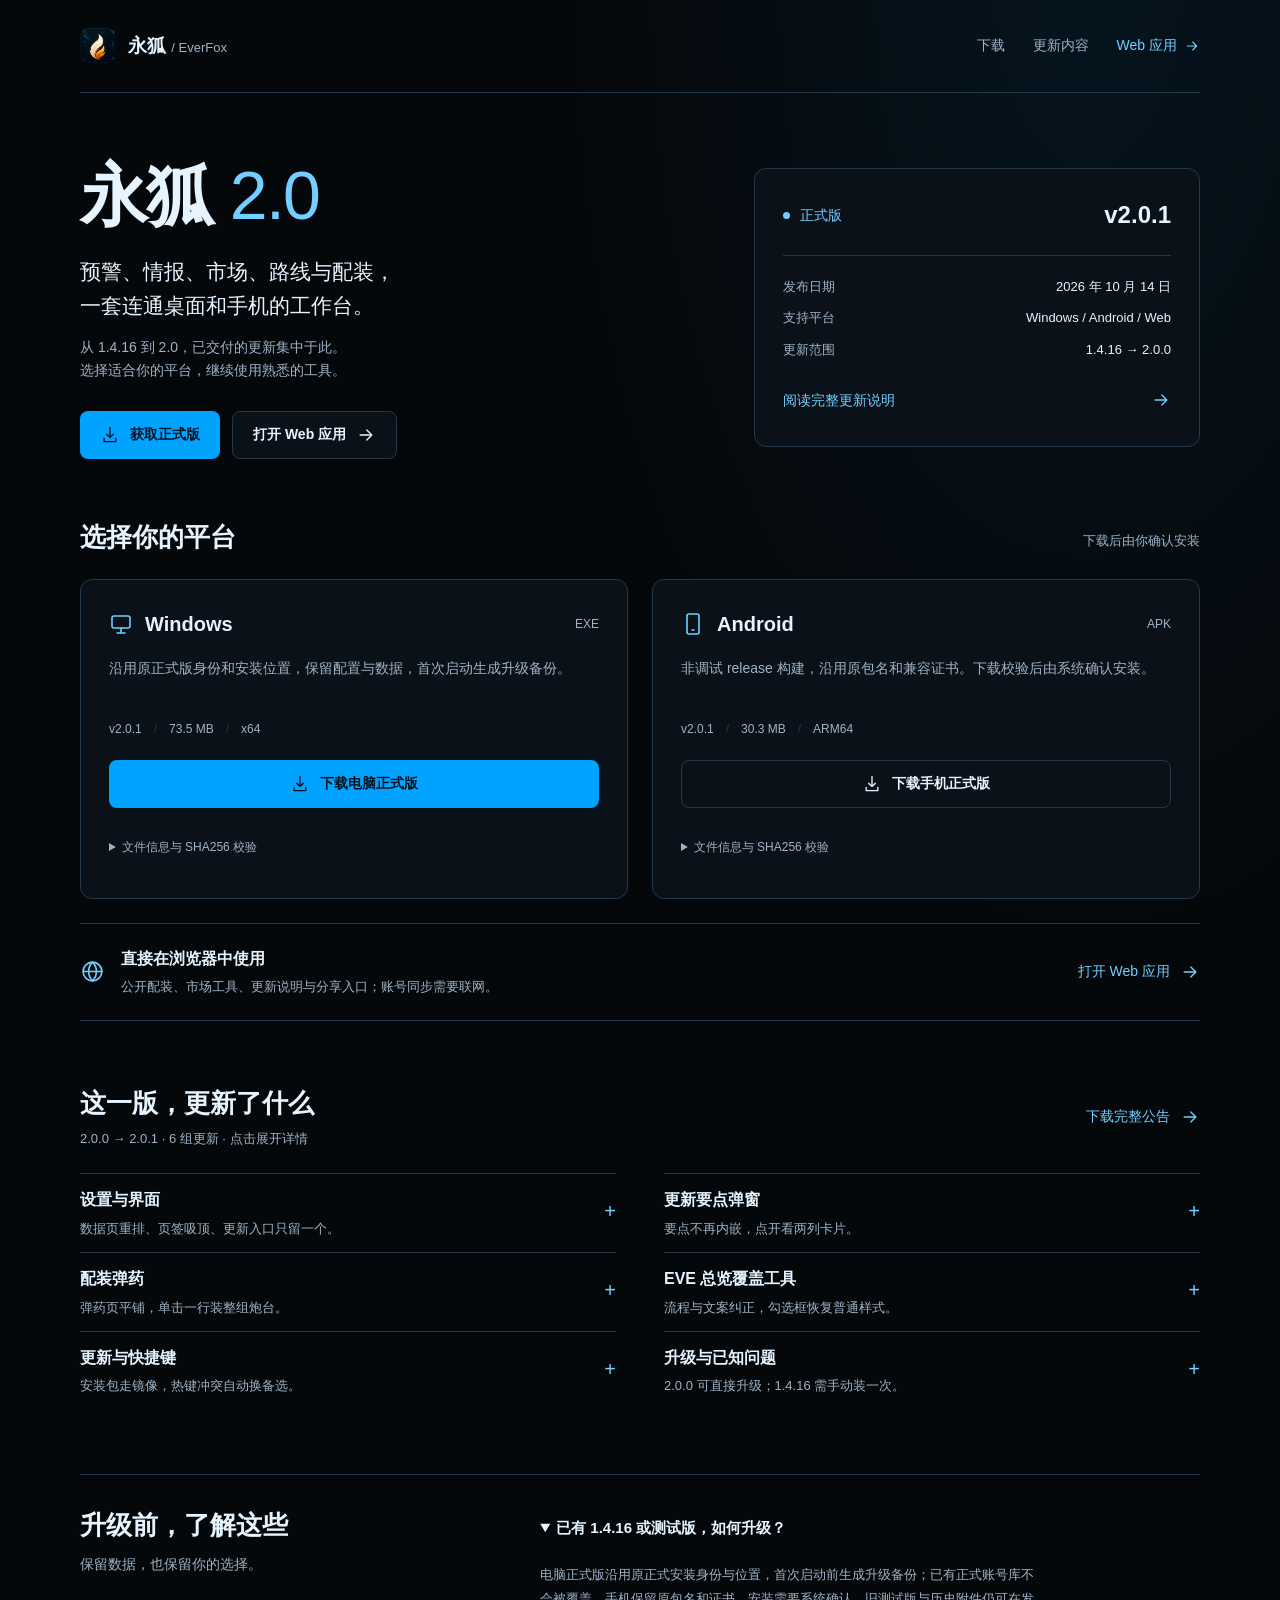
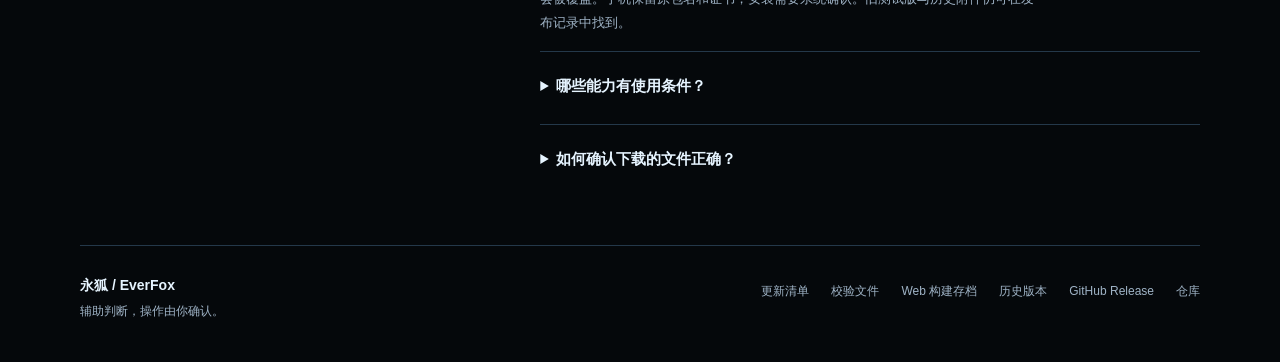
<file: index.html>
<!doctype html>
<html lang="zh-CN"><head><meta charset="utf-8"><meta name="viewport" content="width=device-width,initial-scale=1"><meta name="description" content="永狐 EverFox 2.0 正式发布中心。下载 Windows、Android，打开在线配装与公开工具，查看 1.4.16 至 2.0 完整公告与文件校验。"><meta name="theme-color" content="#05080b"><title>永狐 2.0 · 正式发布中心</title><link rel="stylesheet" href="site.css"><link rel="icon" href="site-assets/brand-icon.png"><script src="site.js" defer></script></head>
<body><a class="skip-link" href="#main">跳到主要内容</a>
<header class="site-header"><a class="brand" href="https://heiyue0110.github.io/yonghu-release/" aria-label="永狐官网首页"><img src="site-assets/brand-icon.png" width="36" height="36" alt=""><span>永狐 <span class="brand-en">/ EverFox</span></span></a><nav aria-label="网站导航"><a href="#downloads">下载</a><a href="#changes">更新内容</a><a href="https://heiyue0110.github.io/yonghu-release/app/">Web 应用 <svg width="20" height="20" viewBox="0 0 24 24" fill="none" stroke="currentColor" stroke-width="1.6" stroke-linecap="round" stroke-linejoin="round" aria-hidden="true"><path d="M5 12h14m-6-6 6 6-6 6"/></svg></a></nav></header>
<main id="main"><section class="hero" aria-labelledby="hero-title"><div class="hero-copy"><h1 id="hero-title">永狐 <span>2.0</span></h1><p class="hero-description">预警、情报、市场、路线与配装，<br class="desktop-break">一套连通桌面和手机的工作台。</p><p class="hero-detail">从 1.4.16 到 2.0，已交付的更新集中于此。<br>选择适合你的平台，继续使用熟悉的工具。</p><div class="hero-actions"><a class="button primary" href="#downloads"><svg width="20" height="20" viewBox="0 0 24 24" fill="none" stroke="currentColor" stroke-width="1.6" stroke-linecap="round" stroke-linejoin="round" aria-hidden="true"><path d="M12 3v12m-4-4 4 4 4-4M5 16v4h14v-4"/></svg>获取正式版</a><a class="button secondary" href="https://heiyue0110.github.io/yonghu-release/app/">打开 Web 应用 <svg width="20" height="20" viewBox="0 0 24 24" fill="none" stroke="currentColor" stroke-width="1.6" stroke-linecap="round" stroke-linejoin="round" aria-hidden="true"><path d="M5 12h14m-6-6 6 6-6 6"/></svg></a></div></div><aside class="release-panel" aria-label="正式发布信息"><div class="release-panel-head"><span class="stable-label"><span class="status-dot"></span>正式版</span><span class="release-version">v2.0.1</span></div><dl><div><dt>发布日期</dt><dd>2026 年 10 月 14 日</dd></div><div><dt>支持平台</dt><dd>Windows / Android / Web</dd></div><div><dt>更新范围</dt><dd>1.4.16 → 2.0.0</dd></div></dl><a class="release-note-link" href="https://heiyue0110.github.io/yonghu-release/app/#/changelog">阅读完整更新说明 <svg width="20" height="20" viewBox="0 0 24 24" fill="none" stroke="currentColor" stroke-width="1.6" stroke-linecap="round" stroke-linejoin="round" aria-hidden="true"><path d="M5 12h14m-6-6 6 6-6 6"/></svg></a></aside></section>
<section id="downloads" class="download-section" aria-labelledby="downloads-title"><div class="section-heading"><h2 id="downloads-title">选择你的平台</h2><p>下载后由你确认安装</p></div><div class="platforms"><article class="platform">
  <div class="platform-title"><svg width="20" height="20" viewBox="0 0 24 24" fill="none" stroke="currentColor" stroke-width="1.6" stroke-linecap="round" stroke-linejoin="round" aria-hidden="true"><rect x="3" y="4" width="18" height="12" rx="2"/><path d="M8 21h8m-4-5v5"/></svg><h3>Windows</h3><span class="file-type">EXE</span></div>
  <p>沿用原正式版身份和安装位置，保留配置与数据，首次启动生成升级备份。</p><div class="package-meta"><span>v2.0.1</span><span>73.5 MB</span><span>x64</span></div>
  <a class="button primary" href="https://gh-proxy.com/https://github.com/heiyue0110/yonghu-release/releases/download/v2.0.1/EverFox_2.0.1_x64_setup.exe"><svg width="20" height="20" viewBox="0 0 24 24" fill="none" stroke="currentColor" stroke-width="1.6" stroke-linecap="round" stroke-linejoin="round" aria-hidden="true"><path d="M12 3v12m-4-4 4 4 4-4M5 16v4h14v-4"/></svg>下载电脑正式版</a>
  <details class="checksum"><summary>文件信息与 SHA256 校验</summary><div class="checksum-body"><span class="filename">EverFox_2.0.1_x64_setup.exe</span><code id="hash-desktop">3846ACE83A299A20A1B756D87C00314C63C3E26B44F3F4384C5B6C881AB21A1C</code><button class="copy-button" data-copy="hash-desktop" aria-label="复制 Windows SHA256"><svg width="20" height="20" viewBox="0 0 24 24" fill="none" stroke="currentColor" stroke-width="1.6" stroke-linecap="round" stroke-linejoin="round" aria-hidden="true"><rect x="8" y="8" width="12" height="13" rx="2"/><path d="M16 8V3H3v13h5"/></svg>复制 SHA256</button><a href="https://gh-proxy.com/https://github.com/heiyue0110/yonghu-release/releases/download/v2.0.1/EverFox_2.0.1_x64_setup.exe.sig">下载更新签名</a></div></details>
</article><article class="platform">
  <div class="platform-title"><svg width="20" height="20" viewBox="0 0 24 24" fill="none" stroke="currentColor" stroke-width="1.6" stroke-linecap="round" stroke-linejoin="round" aria-hidden="true"><rect x="6" y="2" width="12" height="20" rx="2"/><path d="M11 18h2"/></svg><h3>Android</h3><span class="file-type">APK</span></div>
  <p>非调试 release 构建，沿用原包名和兼容证书。下载校验后由系统确认安装。</p><div class="package-meta"><span>v2.0.1</span><span>30.3 MB</span><span>ARM64</span></div>
  <a class="button secondary" href="https://gh-proxy.com/https://github.com/heiyue0110/yonghu-release/releases/download/v2.0.0/EverFox_2.0.0_android-arm64.apk"><svg width="20" height="20" viewBox="0 0 24 24" fill="none" stroke="currentColor" stroke-width="1.6" stroke-linecap="round" stroke-linejoin="round" aria-hidden="true"><path d="M12 3v12m-4-4 4 4 4-4M5 16v4h14v-4"/></svg>下载手机正式版</a>
  <details class="checksum"><summary>文件信息与 SHA256 校验</summary><div class="checksum-body"><span class="filename">EverFox_2.0.0_android-arm64.apk</span><code id="hash-phone">C4D0942B56571BE52A3249B7104DE105F74AD6B296F24AF9FF037D35B843BC03</code><button class="copy-button" data-copy="hash-phone" aria-label="复制 Android SHA256"><svg width="20" height="20" viewBox="0 0 24 24" fill="none" stroke="currentColor" stroke-width="1.6" stroke-linecap="round" stroke-linejoin="round" aria-hidden="true"><rect x="8" y="8" width="12" height="13" rx="2"/><path d="M16 8V3H3v13h5"/></svg>复制 SHA256</button></div></details>
</article></div><div class="web-row"><div class="web-copy"><svg width="20" height="20" viewBox="0 0 24 24" fill="none" stroke="currentColor" stroke-width="1.6" stroke-linecap="round" stroke-linejoin="round" aria-hidden="true"><circle cx="12" cy="12" r="9"/><path d="M3 12h18M12 3c5 5 5 13 0 18-5-5-5-13 0-18Z"/></svg><div><h3>直接在浏览器中使用</h3><p>公开配装、市场工具、更新说明与分享入口；账号同步需要联网。</p></div></div><a class="text-link" href="https://heiyue0110.github.io/yonghu-release/app/">打开 Web 应用 <svg width="20" height="20" viewBox="0 0 24 24" fill="none" stroke="currentColor" stroke-width="1.6" stroke-linecap="round" stroke-linejoin="round" aria-hidden="true"><path d="M5 12h14m-6-6 6 6-6 6"/></svg></a></div></section>
<section id="changes" class="changes-section" aria-labelledby="changes-title"><div class="section-heading"><div><h2 id="changes-title">这一版，更新了什么</h2><p>2.0.0 → 2.0.1 · 6 组更新 · 点击展开详情</p></div><a class="text-link" href="https://heiyue0110.github.io/yonghu-release/v2-alpha/announcement-2.0.1.md">下载完整公告 <svg width="20" height="20" viewBox="0 0 24 24" fill="none" stroke="currentColor" stroke-width="1.6" stroke-linecap="round" stroke-linejoin="round" aria-hidden="true"><path d="M5 12h14m-6-6 6 6-6 6"/></svg></a></div><div class="changes-grid"><details class="change"><summary><strong>设置与界面</strong><span>数据页重排、页签吸顶、更新入口只留一个。</span></summary><p>「数据」页按用途重新排序：软件更新、程序补丁、测试版通道、本次更新要点、本地数据；右列依次是离线外壳、保存设置、配置与缓存目录、配置备份、清除缓存。分类页签在滚动时固定在顶部，长页面切换分区不用回到最上方。</p></details>
<details class="change"><summary><strong>更新要点弹窗</strong><span>要点不再内嵌，点开看两列卡片。</span></summary><p>数据页只保留一行入口，点开后是居中弹窗，条目按两列卡片排列，底部可关闭；窄窗口自动改为单列。测试版与正式版的要点共用同一份来源。</p></details>
<details class="change"><summary><strong>配装弹药</strong><span>弹药页平铺，单击一行装整组炮台。</span></summary><p>进入弹药页后按当前武器过滤，只列出可装填的弹药；单击一行即装填到同型号的整组炮台，不再需要逐槽展开。结果同步反映在武器 DPS、应用 DPS 与高槽弹药图标上，装填不写入配装历史。</p></details>
<details class="change"><summary><strong>EVE 总览覆盖工具</strong><span>流程与文案纠正，勾选框恢复普通样式。</span></summary><p>说明改为「选一个源总览 → 勾选要覆盖的账号 → 准备配置」，并写清楚会先备份所选目录、再覆盖勾选账号；账号勾选框不再套用全站开关样式，不会压住账号名，目标列表补充全选与清空。</p></details>
<details class="change"><summary><strong>更新与快捷键</strong><span>安装包走镜像，热键冲突自动换备选。</span></summary><p>官网下载按钮改用镜像地址，国内网络可直接下载；更新清单里的签名与旧版本连续，安装前校验签名。便捷小窗的 Ctrl+Shift+K 被占用时，按顺序尝试备选组合键，设置页显示实际生效的键。</p></details>
<details class="change"><summary><strong>升级与已知问题</strong><span>2.0.0 可直接升级；1.4.16 需手动装一次。</span></summary><p>2.0.0 用户在应用内检查更新或下载安装包覆盖安装即可，数据、账号、配装与预警历史不变。1.4.16 的旧客户端只认原清单地址，需要手动下载安装包覆盖一次。部分 2.0.0 客户端的应用内更新只显示「打开下载」时，直接用安装包覆盖安装。</p></details></div></section>
<section id="upgrade" class="upgrade-section" aria-labelledby="upgrade-title"><div><h2 id="upgrade-title">升级前，了解这些</h2><p>保留数据，也保留你的选择。</p></div><div class="upgrade-content"><details open><summary>已有 1.4.16 或测试版，如何升级？</summary><p>电脑正式版沿用原正式安装身份与位置，首次启动前生成升级备份；已有正式账号库不会被覆盖。手机保留原包名和证书，安装需要系统确认。旧测试版与历史附件仍可在发布记录中找到。</p></details><details><summary>哪些能力有使用条件？</summary><p>私有角色资料与游戏写入需要相应 ESI 授权，写入前须确认角色与内容。手机系统推送暂不可用，保留应用内收件箱。真实游戏写入、手机覆盖升级、真机远控和长跑仍待验收，详细条件见完整公告。</p></details><details><summary>如何确认下载的文件正确？</summary><p>展开对应平台的“文件信息与 SHA256 校验”，将文件 SHA256 与这里的值比较。Windows 更新器使用配套更新签名；它与商业代码签名不同，系统仍可能提示未知发布者。Android 沿用原兼容证书。</p><a href="https://gh-proxy.com/https://github.com/heiyue0110/yonghu-release/releases/download/v2.0.0/SHA256_2.0.0.txt">下载全部校验值</a></details></div></section>
</main><footer><div class="footer-brand"><strong>永狐 / EverFox</strong><span>辅助判断，操作由你确认。</span></div><nav aria-label="发布资料"><a href="https://heiyue0110.github.io/yonghu-release/latest.json">更新清单</a><a href="https://gh-proxy.com/https://github.com/heiyue0110/yonghu-release/releases/download/v2.0.0/SHA256_2.0.0.txt">校验文件</a><a href="https://gh-proxy.com/https://github.com/heiyue0110/yonghu-release/releases/download/v2.0.0/EverFox_2.0.0_web.zip">Web 构建存档</a><a href="https://github.com/heiyue0110/yonghu-release/releases">历史版本</a><a href="https://github.com/heiyue0110/yonghu-release/releases/tag/v2.0.1">GitHub Release</a><a href="https://github.com/heiyue0110/yonghu-release">仓库</a></nav></footer><p class="copy-status" role="status" aria-live="polite"></p></body></html>
</file>
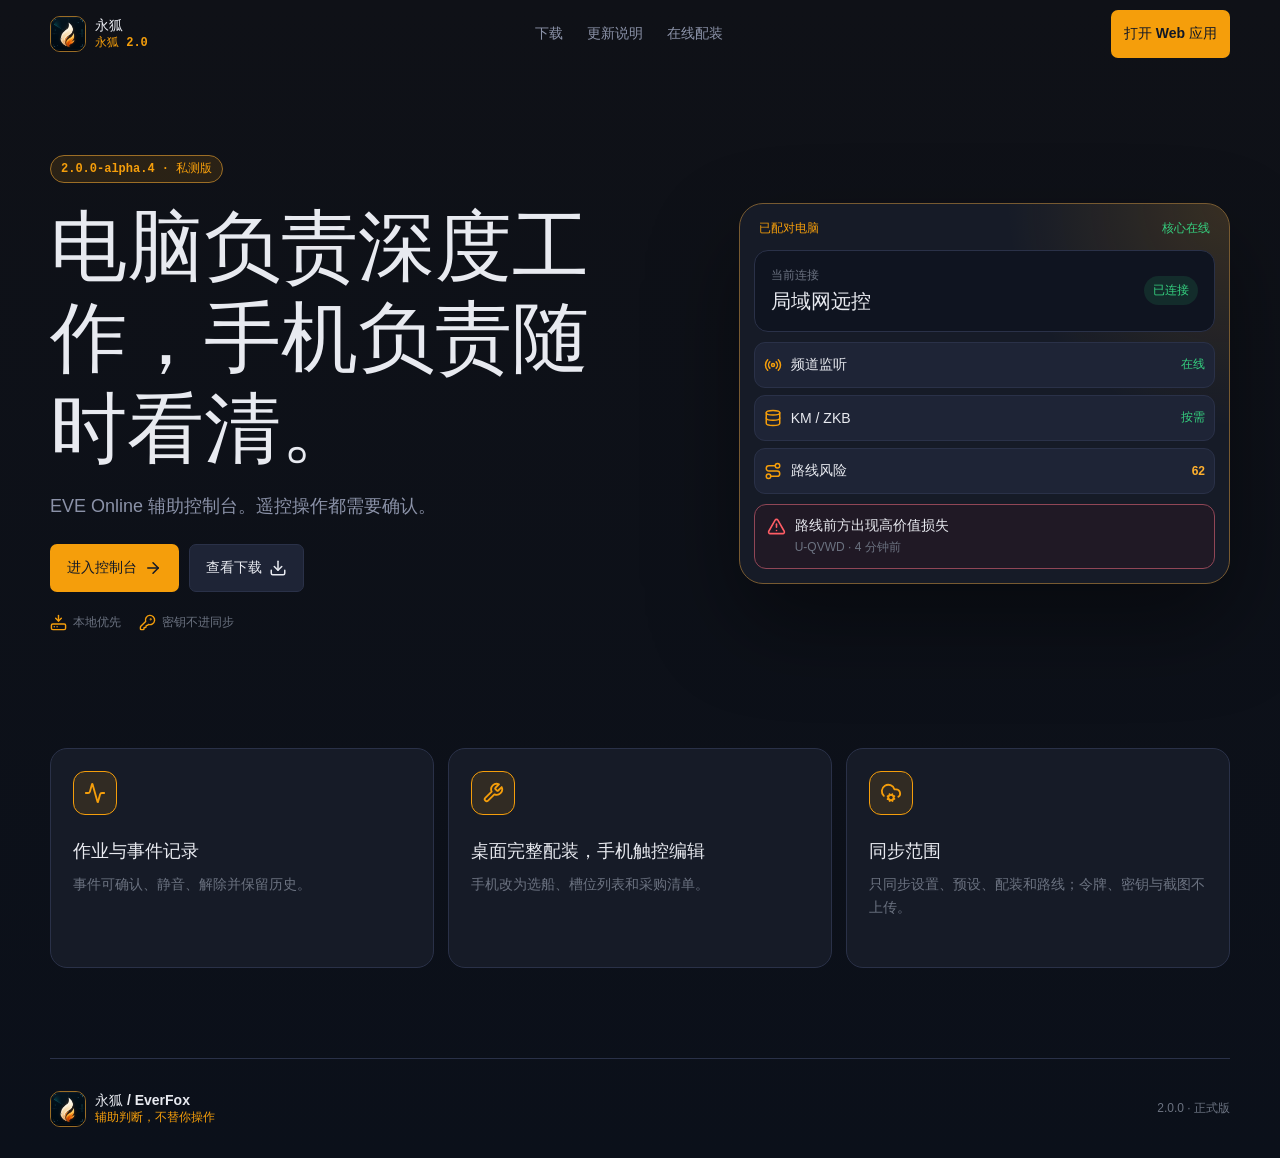
<file: app/index.html>
<!doctype html>
<html lang="zh-CN">
  <head>
    <meta charset="UTF-8" />
    <!-- 2026-10-03（主人反馈「手机软件还能放大缩小」）：原生外壳里禁止双指缩放/双击缩放，
         页面固定 1:1。真正的兜底在 EverFoxNativePlugin.load() 里关 WebView 的 supportZoom。 -->
    <meta
      name="viewport"
      content="width=device-width, initial-scale=1.0, maximum-scale=1.0, minimum-scale=1.0, user-scalable=no, viewport-fit=cover"
    />
    <meta name="theme-color" content="#0d111b" />
    <meta name="description" content="永狐 EverFox 2.0 — EVE Online 作业、配装与情报辅助控制台" />
    <title>永狐 / EverFox 2.0</title>
    <style>
      html, body { margin: 0; min-height: 100%; background: #090d15; color: #f3f5fb; }
      .everfox-boot-shell {
        min-height: 100vh; display: grid; place-items: center; text-align: center;
        font: 16px/1.5 system-ui, -apple-system, "Segoe UI", sans-serif;
      }
      .everfox-boot-mark {
        width: 56px; height: 56px; margin: 0 auto 18px; border-radius: 18px;
        display: grid; place-items: center; color: #ffad14; font-size: 30px;
        border: 1px solid #344054; background: #111827;
      }
      .everfox-boot-shell strong { display: block; font-size: 20px; }
      .everfox-boot-shell p { margin: 6px 0 0; color: #919aab; }
    </style>
    <script type="module" crossorigin src="./assets/index-aGyf1702.js"></script>
    <link rel="modulepreload" crossorigin href="./assets/vendor-BCSIAD6W.js">
    <link rel="modulepreload" crossorigin href="./assets/icons-BuKFqL9Y.js">
    <link rel="modulepreload" crossorigin href="./assets/cloudbase-zpI8hRP_.js">
    <link rel="stylesheet" crossorigin href="./assets/index-CCIRXFDO.css">
  </head>
  <body>
    <div id="app">
      <div class="everfox-boot-shell" aria-live="polite" aria-busy="true">
        <div>
          <div class="everfox-boot-mark" aria-hidden="true">狐</div>
          <strong>正在启动永狐</strong>
          <p>正在准备本地数据与安全连接…</p>
        </div>
      </div>
    </div>
  </body>
</html>
</file>
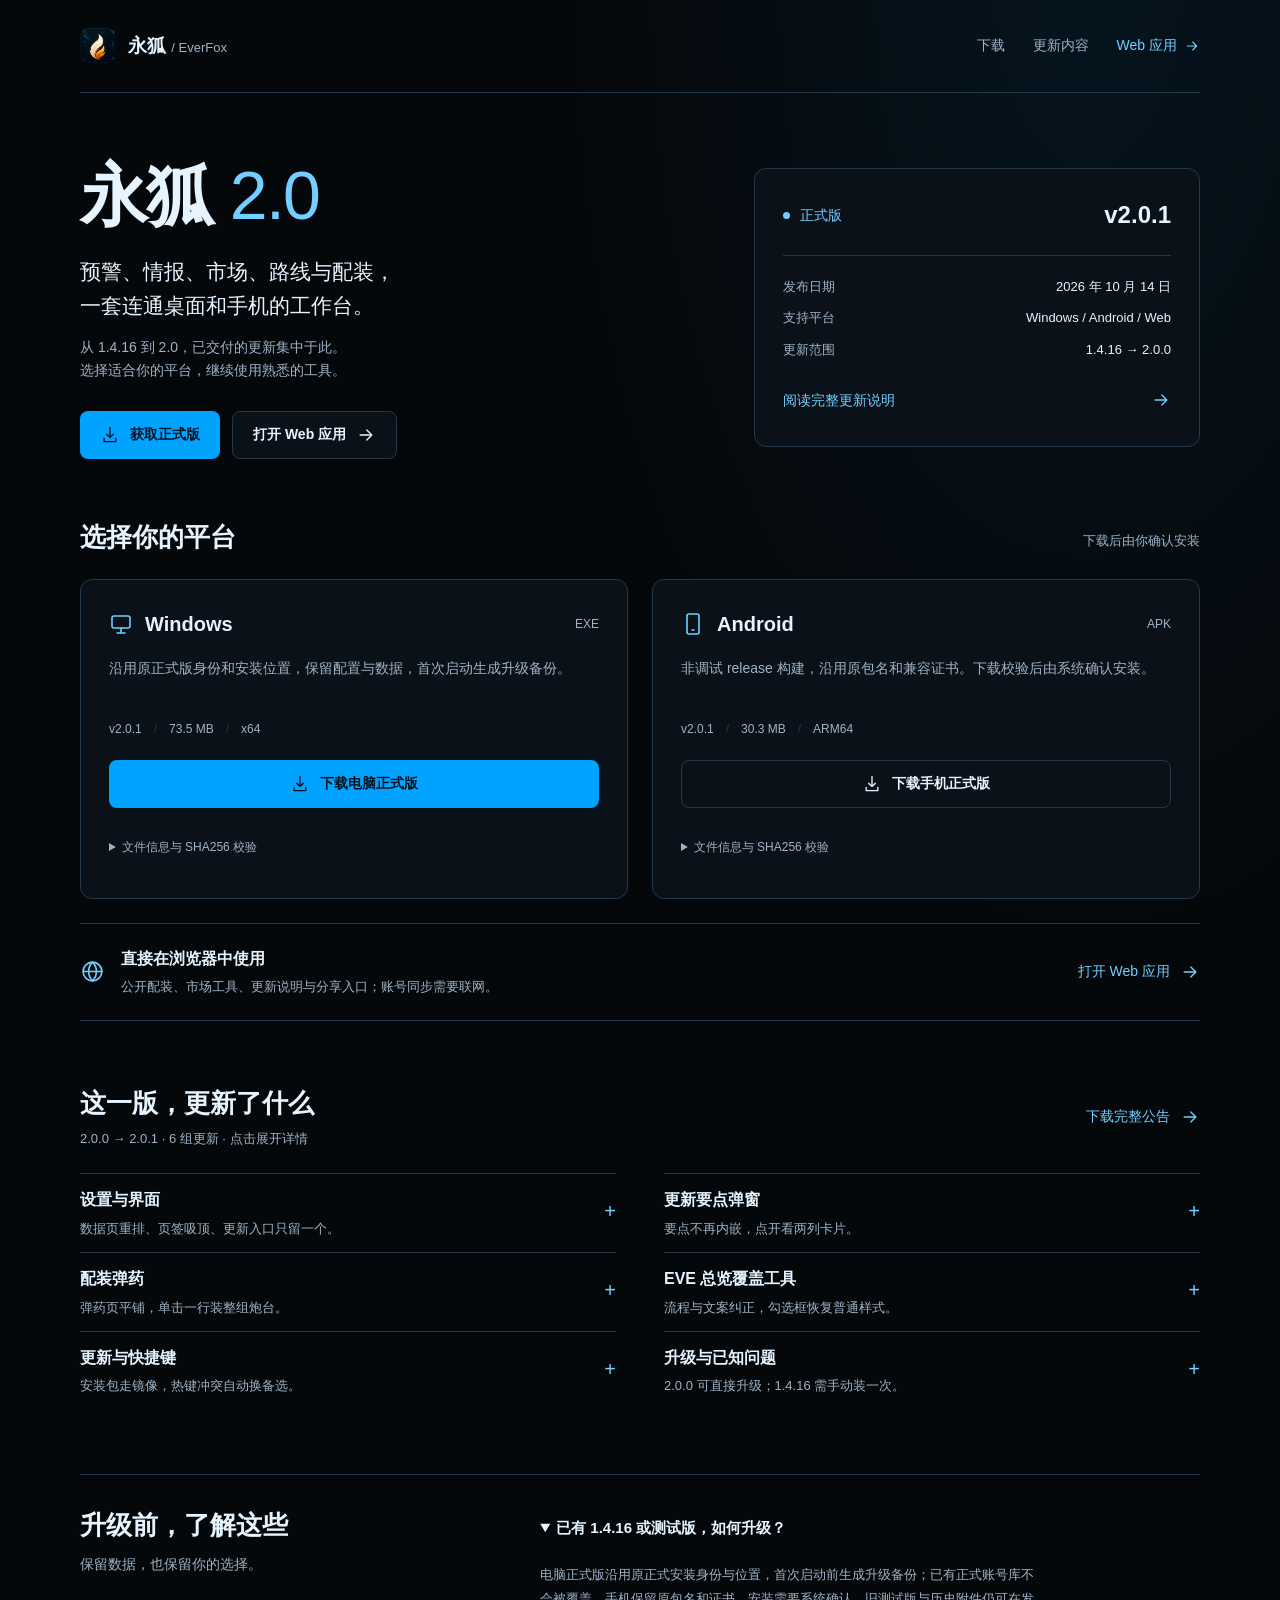
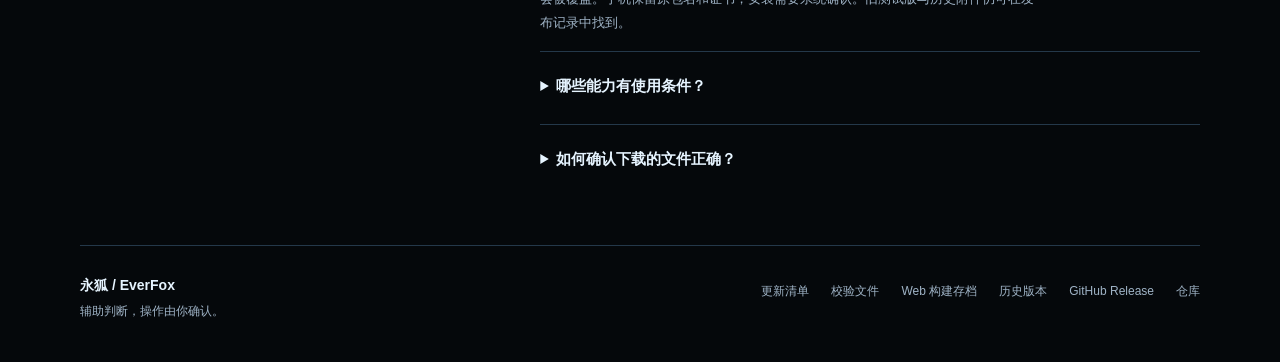
<file: v2-alpha/index.html>
<!doctype html>
<html lang="zh-CN"><head><meta charset="utf-8"><meta name="viewport" content="width=device-width,initial-scale=1"><meta name="description" content="永狐 EverFox 2.0 正式发布中心。下载 Windows、Android，打开在线配装与公开工具，查看 1.4.16 至 2.0 完整公告与文件校验。"><meta name="theme-color" content="#05080b"><title>永狐 2.0 · 正式发布中心</title><link rel="stylesheet" href="../site.css"><link rel="icon" href="../site-assets/brand-icon.png"><script src="../site.js" defer></script></head>
<body><a class="skip-link" href="#main">跳到主要内容</a>
<header class="site-header"><a class="brand" href="https://heiyue0110.github.io/yonghu-release/" aria-label="永狐官网首页"><img src="../site-assets/brand-icon.png" width="36" height="36" alt=""><span>永狐 <span class="brand-en">/ EverFox</span></span></a><nav aria-label="网站导航"><a href="#downloads">下载</a><a href="#changes">更新内容</a><a href="https://heiyue0110.github.io/yonghu-release/app/">Web 应用 <svg width="20" height="20" viewBox="0 0 24 24" fill="none" stroke="currentColor" stroke-width="1.6" stroke-linecap="round" stroke-linejoin="round" aria-hidden="true"><path d="M5 12h14m-6-6 6 6-6 6"/></svg></a></nav></header>
<main id="main"><section class="hero" aria-labelledby="hero-title"><div class="hero-copy"><h1 id="hero-title">永狐 <span>2.0</span></h1><p class="hero-description">预警、情报、市场、路线与配装，<br class="desktop-break">一套连通桌面和手机的工作台。</p><p class="hero-detail">从 1.4.16 到 2.0，已交付的更新集中于此。<br>选择适合你的平台，继续使用熟悉的工具。</p><div class="hero-actions"><a class="button primary" href="#downloads"><svg width="20" height="20" viewBox="0 0 24 24" fill="none" stroke="currentColor" stroke-width="1.6" stroke-linecap="round" stroke-linejoin="round" aria-hidden="true"><path d="M12 3v12m-4-4 4 4 4-4M5 16v4h14v-4"/></svg>获取正式版</a><a class="button secondary" href="https://heiyue0110.github.io/yonghu-release/app/">打开 Web 应用 <svg width="20" height="20" viewBox="0 0 24 24" fill="none" stroke="currentColor" stroke-width="1.6" stroke-linecap="round" stroke-linejoin="round" aria-hidden="true"><path d="M5 12h14m-6-6 6 6-6 6"/></svg></a></div></div><aside class="release-panel" aria-label="正式发布信息"><div class="release-panel-head"><span class="stable-label"><span class="status-dot"></span>正式版</span><span class="release-version">v2.0.1</span></div><dl><div><dt>发布日期</dt><dd>2026 年 10 月 14 日</dd></div><div><dt>支持平台</dt><dd>Windows / Android / Web</dd></div><div><dt>更新范围</dt><dd>1.4.16 → 2.0.0</dd></div></dl><a class="release-note-link" href="https://heiyue0110.github.io/yonghu-release/app/#/changelog">阅读完整更新说明 <svg width="20" height="20" viewBox="0 0 24 24" fill="none" stroke="currentColor" stroke-width="1.6" stroke-linecap="round" stroke-linejoin="round" aria-hidden="true"><path d="M5 12h14m-6-6 6 6-6 6"/></svg></a></aside></section>
<section id="downloads" class="download-section" aria-labelledby="downloads-title"><div class="section-heading"><h2 id="downloads-title">选择你的平台</h2><p>下载后由你确认安装</p></div><div class="platforms"><article class="platform">
  <div class="platform-title"><svg width="20" height="20" viewBox="0 0 24 24" fill="none" stroke="currentColor" stroke-width="1.6" stroke-linecap="round" stroke-linejoin="round" aria-hidden="true"><rect x="3" y="4" width="18" height="12" rx="2"/><path d="M8 21h8m-4-5v5"/></svg><h3>Windows</h3><span class="file-type">EXE</span></div>
  <p>沿用原正式版身份和安装位置，保留配置与数据，首次启动生成升级备份。</p><div class="package-meta"><span>v2.0.1</span><span>73.5 MB</span><span>x64</span></div>
  <a class="button primary" href="https://gh-proxy.com/https://github.com/heiyue0110/yonghu-release/releases/download/v2.0.1/EverFox_2.0.1_x64_setup.exe"><svg width="20" height="20" viewBox="0 0 24 24" fill="none" stroke="currentColor" stroke-width="1.6" stroke-linecap="round" stroke-linejoin="round" aria-hidden="true"><path d="M12 3v12m-4-4 4 4 4-4M5 16v4h14v-4"/></svg>下载电脑正式版</a>
  <details class="checksum"><summary>文件信息与 SHA256 校验</summary><div class="checksum-body"><span class="filename">EverFox_2.0.1_x64_setup.exe</span><code id="hash-desktop">3846ACE83A299A20A1B756D87C00314C63C3E26B44F3F4384C5B6C881AB21A1C</code><button class="copy-button" data-copy="hash-desktop" aria-label="复制 Windows SHA256"><svg width="20" height="20" viewBox="0 0 24 24" fill="none" stroke="currentColor" stroke-width="1.6" stroke-linecap="round" stroke-linejoin="round" aria-hidden="true"><rect x="8" y="8" width="12" height="13" rx="2"/><path d="M16 8V3H3v13h5"/></svg>复制 SHA256</button><a href="https://gh-proxy.com/https://github.com/heiyue0110/yonghu-release/releases/download/v2.0.1/EverFox_2.0.1_x64_setup.exe.sig">下载更新签名</a></div></details>
</article><article class="platform">
  <div class="platform-title"><svg width="20" height="20" viewBox="0 0 24 24" fill="none" stroke="currentColor" stroke-width="1.6" stroke-linecap="round" stroke-linejoin="round" aria-hidden="true"><rect x="6" y="2" width="12" height="20" rx="2"/><path d="M11 18h2"/></svg><h3>Android</h3><span class="file-type">APK</span></div>
  <p>非调试 release 构建，沿用原包名和兼容证书。下载校验后由系统确认安装。</p><div class="package-meta"><span>v2.0.1</span><span>30.3 MB</span><span>ARM64</span></div>
  <a class="button secondary" href="https://gh-proxy.com/https://github.com/heiyue0110/yonghu-release/releases/download/v2.0.0/EverFox_2.0.0_android-arm64.apk"><svg width="20" height="20" viewBox="0 0 24 24" fill="none" stroke="currentColor" stroke-width="1.6" stroke-linecap="round" stroke-linejoin="round" aria-hidden="true"><path d="M12 3v12m-4-4 4 4 4-4M5 16v4h14v-4"/></svg>下载手机正式版</a>
  <details class="checksum"><summary>文件信息与 SHA256 校验</summary><div class="checksum-body"><span class="filename">EverFox_2.0.0_android-arm64.apk</span><code id="hash-phone">C4D0942B56571BE52A3249B7104DE105F74AD6B296F24AF9FF037D35B843BC03</code><button class="copy-button" data-copy="hash-phone" aria-label="复制 Android SHA256"><svg width="20" height="20" viewBox="0 0 24 24" fill="none" stroke="currentColor" stroke-width="1.6" stroke-linecap="round" stroke-linejoin="round" aria-hidden="true"><rect x="8" y="8" width="12" height="13" rx="2"/><path d="M16 8V3H3v13h5"/></svg>复制 SHA256</button></div></details>
</article></div><div class="web-row"><div class="web-copy"><svg width="20" height="20" viewBox="0 0 24 24" fill="none" stroke="currentColor" stroke-width="1.6" stroke-linecap="round" stroke-linejoin="round" aria-hidden="true"><circle cx="12" cy="12" r="9"/><path d="M3 12h18M12 3c5 5 5 13 0 18-5-5-5-13 0-18Z"/></svg><div><h3>直接在浏览器中使用</h3><p>公开配装、市场工具、更新说明与分享入口；账号同步需要联网。</p></div></div><a class="text-link" href="https://heiyue0110.github.io/yonghu-release/app/">打开 Web 应用 <svg width="20" height="20" viewBox="0 0 24 24" fill="none" stroke="currentColor" stroke-width="1.6" stroke-linecap="round" stroke-linejoin="round" aria-hidden="true"><path d="M5 12h14m-6-6 6 6-6 6"/></svg></a></div></section>
<section id="changes" class="changes-section" aria-labelledby="changes-title"><div class="section-heading"><div><h2 id="changes-title">这一版，更新了什么</h2><p>2.0.0 → 2.0.1 · 6 组更新 · 点击展开详情</p></div><a class="text-link" href="https://heiyue0110.github.io/yonghu-release/v2-alpha/announcement-2.0.1.md">下载完整公告 <svg width="20" height="20" viewBox="0 0 24 24" fill="none" stroke="currentColor" stroke-width="1.6" stroke-linecap="round" stroke-linejoin="round" aria-hidden="true"><path d="M5 12h14m-6-6 6 6-6 6"/></svg></a></div><div class="changes-grid"><details class="change"><summary><strong>设置与界面</strong><span>数据页重排、页签吸顶、更新入口只留一个。</span></summary><p>「数据」页按用途重新排序：软件更新、程序补丁、测试版通道、本次更新要点、本地数据；右列依次是离线外壳、保存设置、配置与缓存目录、配置备份、清除缓存。分类页签在滚动时固定在顶部，长页面切换分区不用回到最上方。</p></details>
<details class="change"><summary><strong>更新要点弹窗</strong><span>要点不再内嵌，点开看两列卡片。</span></summary><p>数据页只保留一行入口，点开后是居中弹窗，条目按两列卡片排列，底部可关闭；窄窗口自动改为单列。测试版与正式版的要点共用同一份来源。</p></details>
<details class="change"><summary><strong>配装弹药</strong><span>弹药页平铺，单击一行装整组炮台。</span></summary><p>进入弹药页后按当前武器过滤，只列出可装填的弹药；单击一行即装填到同型号的整组炮台，不再需要逐槽展开。结果同步反映在武器 DPS、应用 DPS 与高槽弹药图标上，装填不写入配装历史。</p></details>
<details class="change"><summary><strong>EVE 总览覆盖工具</strong><span>流程与文案纠正，勾选框恢复普通样式。</span></summary><p>说明改为「选一个源总览 → 勾选要覆盖的账号 → 准备配置」，并写清楚会先备份所选目录、再覆盖勾选账号；账号勾选框不再套用全站开关样式，不会压住账号名，目标列表补充全选与清空。</p></details>
<details class="change"><summary><strong>更新与快捷键</strong><span>安装包走镜像，热键冲突自动换备选。</span></summary><p>官网下载按钮改用镜像地址，国内网络可直接下载；更新清单里的签名与旧版本连续，安装前校验签名。便捷小窗的 Ctrl+Shift+K 被占用时，按顺序尝试备选组合键，设置页显示实际生效的键。</p></details>
<details class="change"><summary><strong>升级与已知问题</strong><span>2.0.0 可直接升级；1.4.16 需手动装一次。</span></summary><p>2.0.0 用户在应用内检查更新或下载安装包覆盖安装即可，数据、账号、配装与预警历史不变。1.4.16 的旧客户端只认原清单地址，需要手动下载安装包覆盖一次。部分 2.0.0 客户端的应用内更新只显示「打开下载」时，直接用安装包覆盖安装。</p></details></div></section>
<section id="upgrade" class="upgrade-section" aria-labelledby="upgrade-title"><div><h2 id="upgrade-title">升级前，了解这些</h2><p>保留数据，也保留你的选择。</p></div><div class="upgrade-content"><details open><summary>已有 1.4.16 或测试版，如何升级？</summary><p>电脑正式版沿用原正式安装身份与位置，首次启动前生成升级备份；已有正式账号库不会被覆盖。手机保留原包名和证书，安装需要系统确认。旧测试版与历史附件仍可在发布记录中找到。</p></details><details><summary>哪些能力有使用条件？</summary><p>私有角色资料与游戏写入需要相应 ESI 授权，写入前须确认角色与内容。手机系统推送暂不可用，保留应用内收件箱。真实游戏写入、手机覆盖升级、真机远控和长跑仍待验收，详细条件见完整公告。</p></details><details><summary>如何确认下载的文件正确？</summary><p>展开对应平台的“文件信息与 SHA256 校验”，将文件 SHA256 与这里的值比较。Windows 更新器使用配套更新签名；它与商业代码签名不同，系统仍可能提示未知发布者。Android 沿用原兼容证书。</p><a href="https://gh-proxy.com/https://github.com/heiyue0110/yonghu-release/releases/download/v2.0.0/SHA256_2.0.0.txt">下载全部校验值</a></details></div></section>
</main><footer><div class="footer-brand"><strong>永狐 / EverFox</strong><span>辅助判断，操作由你确认。</span></div><nav aria-label="发布资料"><a href="https://heiyue0110.github.io/yonghu-release/latest.json">更新清单</a><a href="https://gh-proxy.com/https://github.com/heiyue0110/yonghu-release/releases/download/v2.0.0/SHA256_2.0.0.txt">校验文件</a><a href="https://gh-proxy.com/https://github.com/heiyue0110/yonghu-release/releases/download/v2.0.0/EverFox_2.0.0_web.zip">Web 构建存档</a><a href="https://github.com/heiyue0110/yonghu-release/releases">历史版本</a><a href="https://github.com/heiyue0110/yonghu-release/releases/tag/v2.0.1">GitHub Release</a><a href="https://github.com/heiyue0110/yonghu-release">仓库</a></nav></footer><p class="copy-status" role="status" aria-live="polite"></p></body></html>
</file>
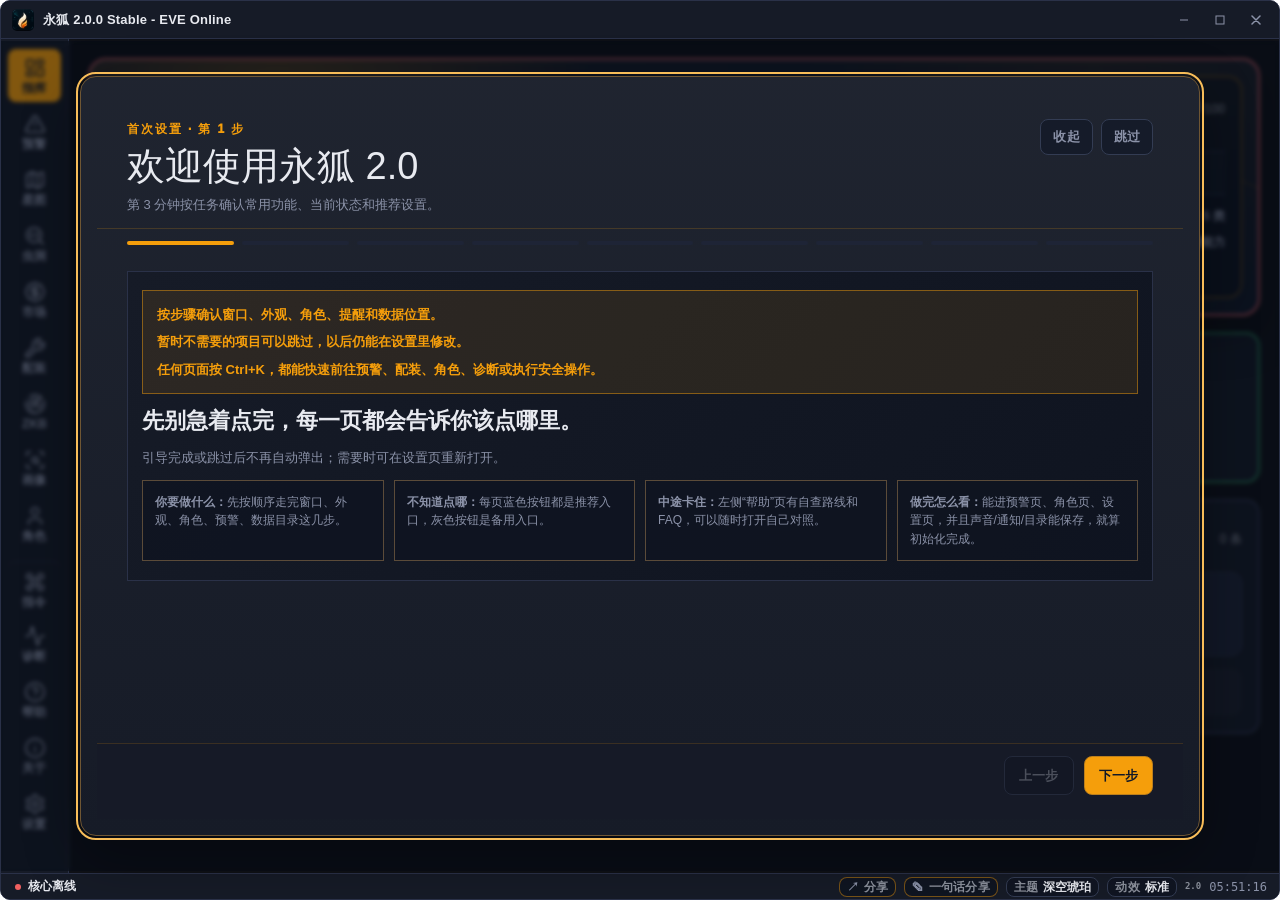
<file: v2-alpha/patches/2.0.0/1/frontend/index.html>
<!doctype html>
<html lang="zh-CN">
  <head>
    <meta charset="UTF-8" />
    <meta name="viewport" content="width=device-width, initial-scale=1.0" />
    <!-- Web App Manifest：网页版可安装到桌面 / 手机主屏。桌面端（Tauri）不读这些标签，
         构建产物与安装包行为不受影响；manifest / 图标都在 public/ 下随构建原样发布。 -->
    <link rel="manifest" href="./manifest.webmanifest" />
    <meta name="theme-color" content="#3aa7ff" />
    <meta name="application-name" content="永狐" />
    <link rel="icon" type="image/png" sizes="32x32" href="./icons/everfox-32.png" />
    <link rel="apple-touch-icon" sizes="256x256" href="./icons/everfox-256.png" />
    <title>永狐 - EVE Online Companion</title>
    <script>
      (() => {
        const params = new URLSearchParams(location.search);
        if (params.get('intel-overlay') === '1') {
          document.documentElement.dataset.shell = 'overlay';
        } else if (params.get('region-selector') === '1') {
          document.documentElement.dataset.shell = 'region';
        } else {
          document.documentElement.dataset.shell = 'main';
        }

        if (document.documentElement.dataset.shell !== 'main') return;

        try {
          document.documentElement.dataset.bootTheme = 'eve-hud';
          const prefs = JSON.parse(localStorage.getItem('everfox.ui.preferences.v1') || '{}');
          const preset = String(prefs.theme_preset || '').toLowerCase().trim();
          const dark = prefs.dark_theme !== false;
          const knownPresets = new Set([
            'arknights-terminal',
            'arknights-terminal-light',
            'endfield-industries',
            'endfield-industries-light',
            'classic-voice',
            'eve-hud',
            'concord-control',
            'liquid-glass',
            'nailoong-secret',
            'wormhole-scan',
            'nebula',
            'mist-blue',
            'sand-amber',
            'sage-green',
            'ice-cyan',
            'peach-rose',
          ]);
          const darkBootPresets = new Set([
            'arknights-terminal',
            'endfield-industries',
            'eve-hud',
            'wormhole-scan',
            'nebula',
          ]);
          if (knownPresets.has(preset) && darkBootPresets.has(preset)) {
            document.documentElement.dataset.bootTheme = preset;
          } else if (dark) {
            document.documentElement.dataset.bootTheme = 'dark-amber';
          }
          if (prefs.accent_color && /^#[0-9a-f]{6}$/i.test(String(prefs.accent_color))) {
            document.documentElement.style.setProperty('--boot-accent', prefs.accent_color);
          }
        } catch {
          document.documentElement.dataset.bootTheme = 'dark-amber';
        }
      })();
    </script>
    <style>
      :root {
        --boot-accent: #f59e0b;
        --boot-text: #dbeafe;
        --boot-muted: #93a4bd;
        --boot-card: rgba(15, 23, 42, 0.82);
        --boot-border: rgba(245, 158, 11, 0.28);
        --boot-bg:
          radial-gradient(circle at 50% 40%, rgba(245, 158, 11, 0.18), transparent 34%),
          linear-gradient(135deg, #080b12 0%, #0d1422 52%, #070a10 100%);
        --boot-shadow: rgba(0, 0, 0, 0.42);
        --boot-bar-bg: rgba(148, 163, 184, 0.18);
        --boot-bar-fill: linear-gradient(90deg, var(--boot-accent), #fbbf24);
      }

      html[data-boot-theme="nebula"] {
        --boot-accent: #7c3aed;
        --boot-bg:
          radial-gradient(circle at 30% 24%, rgba(124, 58, 237, 0.30), transparent 34%),
          radial-gradient(circle at 72% 40%, rgba(37, 99, 235, 0.22), transparent 34%),
          linear-gradient(135deg, #171328 0%, #13244f 56%, #080b18 100%);
        --boot-border: rgba(124, 58, 237, 0.42);
        --boot-bar-fill: linear-gradient(90deg, #8b5cf6, #2563eb);
      }

      html[data-boot-theme="mist-blue"],
      html[data-boot-theme="concord-control"],
      html[data-boot-theme="liquid-glass"] {
        --boot-accent: #0ea5e9;
        --boot-text: #112b34;
        --boot-muted: #3e6671;
        --boot-card: rgba(247, 253, 255, 0.80);
        --boot-border: rgba(14, 165, 233, 0.30);
        --boot-bg:
          radial-gradient(circle at 26% 24%, rgba(255, 255, 255, 0.58), transparent 24%),
          radial-gradient(circle at 76% 20%, rgba(14, 165, 233, 0.24), transparent 28%),
          linear-gradient(135deg, #e8f8fb 0%, #d2eef3 52%, #f7fdff 100%);
        --boot-shadow: rgba(32, 58, 88, 0.16);
        --boot-bar-bg: rgba(14, 165, 233, 0.16);
        --boot-bar-fill: linear-gradient(90deg, #0ea5e9, #67e8f9);
      }

      html[data-boot-theme="sand-amber"] {
        --boot-accent: #d97706;
        --boot-text: #30271f;
        --boot-muted: #6d5b49;
        --boot-card: rgba(255, 250, 242, 0.82);
        --boot-border: rgba(217, 119, 6, 0.32);
        --boot-bg:
          radial-gradient(circle at 28% 22%, rgba(255, 255, 255, 0.46), transparent 25%),
          linear-gradient(135deg, #f7f1e7 0%, #eadfce 54%, #fffaf2 100%);
        --boot-shadow: rgba(93, 64, 28, 0.14);
        --boot-bar-fill: linear-gradient(90deg, #d97706, #fbbf24);
      }

      html[data-boot-theme="sage-green"] {
        --boot-accent: #16a34a;
        --boot-text: #1d2c22;
        --boot-muted: #4d6655;
        --boot-card: rgba(248, 251, 247, 0.82);
        --boot-border: rgba(22, 163, 74, 0.28);
        --boot-bg:
          radial-gradient(circle at 74% 22%, rgba(22, 163, 74, 0.20), transparent 28%),
          linear-gradient(135deg, #edf3ed 0%, #d9e6dc 54%, #f8fbf7 100%);
        --boot-shadow: rgba(30, 76, 48, 0.14);
        --boot-bar-fill: linear-gradient(90deg, #16a34a, #86efac);
      }

      html[data-boot-theme="peach-rose"] {
        --boot-accent: #e11d48;
        --boot-text: #351f1b;
        --boot-muted: #744f47;
        --boot-card: rgba(255, 250, 247, 0.82);
        --boot-border: rgba(225, 29, 72, 0.26);
        --boot-bg:
          radial-gradient(circle at 28% 22%, rgba(225, 29, 72, 0.16), transparent 30%),
          linear-gradient(135deg, #fff1ec 0%, #f7d8ce 56%, #fffaf7 100%);
        --boot-shadow: rgba(118, 48, 39, 0.14);
        --boot-bar-fill: linear-gradient(90deg, #e11d48, #fb7185);
      }

      html[data-boot-theme="arknights-terminal"] {
        --boot-accent: #00a3ff;
        --boot-text: #f4f7fb;
        --boot-muted: #aab5bf;
        --boot-card: rgba(8, 11, 16, 0.88);
        --boot-border: rgba(0, 163, 255, 0.36);
        --boot-bg:
          linear-gradient(90deg, rgba(244, 247, 251, 0.06) 0 1px, transparent 1px) 0 0 / 34px 34px,
          linear-gradient(0deg, rgba(244, 247, 251, 0.04) 0 1px, transparent 1px) 0 0 / 34px 34px,
          linear-gradient(135deg, #05070a 0%, #0b1118 58%, #030609 100%);
        --boot-bar-fill: linear-gradient(90deg, #00a3ff, #f4f7fb);
      }

      html[data-boot-theme="arknights-terminal-light"] {
        --boot-accent: #008fd8;
        --boot-text: #111820;
        --boot-muted: #334150;
        --boot-card: rgba(251, 252, 253, 0.88);
        --boot-border: rgba(0, 143, 216, 0.32);
        --boot-bg:
          linear-gradient(90deg, rgba(17, 24, 32, 0.05) 0 1px, transparent 1px) 0 0 / 34px 34px,
          linear-gradient(135deg, #f8fafc 0%, #dfe7ee 58%, #eef2f5 100%);
        --boot-shadow: rgba(47, 58, 68, 0.14);
        --boot-bar-fill: linear-gradient(90deg, #008fd8, #111820);
      }

      html[data-boot-theme="endfield-industries"],
      html[data-boot-theme="endfield-industries-light"] {
        --boot-accent: #fffa00;
        --boot-bg:
          linear-gradient(135deg, transparent 0 40%, rgba(255, 250, 0, 0.14) 40% 46%, transparent 46%),
          linear-gradient(135deg, #101010 0%, #191919 58%, #060708 100%);
        --boot-border: rgba(255, 250, 0, 0.42);
        --boot-bar-fill: linear-gradient(90deg, #fffa00, #f2f2f2);
      }

      html[data-boot-theme="classic-voice"] {
        --boot-accent: #2f78b7;
        --boot-text: #111111;
        --boot-muted: #526170;
        --boot-card: rgba(255, 255, 255, 0.86);
        --boot-border: rgba(47, 120, 183, 0.30);
        --boot-bg:
          linear-gradient(135deg, #f4f4f4 0%, #d4e2ef 52%, #ffffff 100%);
        --boot-shadow: rgba(65, 81, 96, 0.16);
        --boot-bar-fill: linear-gradient(90deg, #2f78b7, #93c5fd);
      }

      html[data-boot-theme="eve-hud"] {
        --boot-accent: #3aa7ff;
        --boot-bg:
          radial-gradient(circle at 78% 18%, rgba(58, 167, 255, 0.20), transparent 30%),
          linear-gradient(135deg, #05090d 0%, #0d151d 56%, #030609 100%);
        --boot-border: rgba(58, 167, 255, 0.36);
        --boot-bar-fill: linear-gradient(90deg, #3aa7ff, #b7e4ff);
      }

      html[data-boot-theme="wormhole-scan"] {
        --boot-accent: #fcee09;
        --boot-bg:
          radial-gradient(circle at 82% 20%, rgba(252, 238, 9, 0.13), transparent 30%),
          radial-gradient(circle at 10% 82%, rgba(255, 49, 88, 0.10), transparent 28%),
          linear-gradient(135deg, #050505 0%, #191315 56%, #090808 100%);
        --boot-border: rgba(252, 238, 9, 0.38);
        --boot-bar-fill: linear-gradient(90deg, #fcee09, #ff3158);
      }

      html[data-boot-theme="nailoong-secret"] {
        --boot-accent: #75c943;
        --boot-text: #33260a;
        --boot-muted: #6f551e;
        --boot-card: rgba(255, 249, 223, 0.84);
        --boot-border: rgba(117, 201, 67, 0.36);
        --boot-bg:
          url("data:image/svg+xml,%3csvg%20xmlns='http://www.w3.org/2000/svg'%20viewBox='0%200%20960%20720'%20role='img'%20aria-label='Nailoong%20inspired%20soft%20mascot%20background'%3e%3cdefs%3e%3cradialGradient%20id='body'%20cx='46%25'%20cy='31%25'%20r='68%25'%3e%3cstop%20offset='0'%20stop-color='%23fff08d'/%3e%3cstop%20offset='0.48'%20stop-color='%23ffd84f'/%3e%3cstop%20offset='1'%20stop-color='%23f0ad2f'/%3e%3c/radialGradient%3e%3cradialGradient%20id='belly'%20cx='48%25'%20cy='34%25'%20r='65%25'%3e%3cstop%20offset='0'%20stop-color='%23fffbd5'/%3e%3cstop%20offset='1'%20stop-color='%23ffe98a'/%3e%3c/radialGradient%3e%3cradialGradient%20id='eye'%20cx='42%25'%20cy='35%25'%20r='70%25'%3e%3cstop%20offset='0'%20stop-color='%23d8ff8a'/%3e%3cstop%20offset='0.58'%20stop-color='%2378c63d'/%3e%3cstop%20offset='1'%20stop-color='%231d3512'/%3e%3c/radialGradient%3e%3cfilter%20id='softShadow'%20x='-30%25'%20y='-30%25'%20width='160%25'%20height='160%25'%3e%3cfeDropShadow%20dx='0'%20dy='32'%20stdDeviation='24'%20flood-color='%23a56b15'%20flood-opacity='0.24'/%3e%3c/filter%3e%3c/defs%3e%3crect%20width='960'%20height='720'%20fill='none'/%3e%3cg%20opacity='0.95'%20filter='url(%23softShadow)'%3e%3cellipse%20cx='512'%20cy='444'%20rx='198'%20ry='224'%20fill='url(%23body)'/%3e%3cellipse%20cx='512'%20cy='512'%20rx='118'%20ry='126'%20fill='url(%23belly)'%20opacity='0.78'/%3e%3ccircle%20cx='420'%20cy='292'%20r='116'%20fill='url(%23body)'/%3e%3ccircle%20cx='596'%20cy='292'%20r='116'%20fill='url(%23body)'/%3e%3cellipse%20cx='508'%20cy='336'%20rx='190'%20ry='154'%20fill='url(%23body)'/%3e%3cellipse%20cx='435'%20cy='314'%20rx='45'%20ry='58'%20fill='%23fffdf2'/%3e%3cellipse%20cx='585'%20cy='314'%20rx='45'%20ry='58'%20fill='%23fffdf2'/%3e%3cellipse%20cx='440'%20cy='319'%20rx='31'%20ry='42'%20fill='url(%23eye)'/%3e%3cellipse%20cx='580'%20cy='319'%20rx='31'%20ry='42'%20fill='url(%23eye)'/%3e%3cellipse%20cx='444'%20cy='324'%20rx='15'%20ry='22'%20fill='%2321320e'/%3e%3cellipse%20cx='576'%20cy='324'%20rx='15'%20ry='22'%20fill='%2321320e'/%3e%3ccircle%20cx='430'%20cy='300'%20r='10'%20fill='%23ffffff'%20opacity='0.88'/%3e%3ccircle%20cx='590'%20cy='300'%20r='10'%20fill='%23ffffff'%20opacity='0.88'/%3e%3cpath%20d='M482%20390c18%2013%2043%2013%2061%200'%20fill='none'%20stroke='%237a541b'%20stroke-width='12'%20stroke-linecap='round'%20opacity='0.46'/%3e%3cellipse%20cx='330'%20cy='480'%20rx='42'%20ry='86'%20fill='%23f8bf34'%20transform='rotate(-24%20330%20480)'/%3e%3cellipse%20cx='690'%20cy='480'%20rx='42'%20ry='86'%20fill='%23f8bf34'%20transform='rotate(24%20690%20480)'/%3e%3cellipse%20cx='436'%20cy='640'%20rx='58'%20ry='36'%20fill='%23e9a12c'/%3e%3cellipse%20cx='584'%20cy='640'%20rx='58'%20ry='36'%20fill='%23e9a12c'/%3e%3c/g%3e%3cg%20opacity='0.34'%3e%3ccircle%20cx='176'%20cy='156'%20r='16'%20fill='%23ffffff'/%3e%3ccircle%20cx='236'%20cy='112'%20r='7'%20fill='%23ffffff'/%3e%3ccircle%20cx='784'%20cy='150'%20r='10'%20fill='%23ffffff'/%3e%3ccircle%20cx='804'%20cy='230'%20r='5'%20fill='%23ffffff'/%3e%3cpath%20d='M148%20588c62-54%20128-66%20198-36'%20fill='none'%20stroke='%23fff6bf'%20stroke-width='18'%20stroke-linecap='round'/%3e%3cpath%20d='M720%20594c54-44%20104-48%20154-12'%20fill='none'%20stroke='%23fff6bf'%20stroke-width='14'%20stroke-linecap='round'/%3e%3c/g%3e%3c/svg%3e") right 8vw bottom 6vh / min(62vw, 680px) auto no-repeat,
          radial-gradient(ellipse at 72% 24%, rgba(117, 201, 67, 0.18), transparent 28%),
          radial-gradient(ellipse at 24% 78%, rgba(255, 255, 255, 0.42), transparent 26%),
          linear-gradient(145deg, #fff7c7 0%, #ffe28a 54%, #ffd05a 100%);
        --boot-shadow: rgba(173, 117, 25, 0.16);
        --boot-bar-fill: linear-gradient(90deg, #75c943, #ffe16d);
      }

      html,
      body {
        margin: 0;
        padding: 0;
        min-width: 100%;
        min-height: 100%;
        overflow: hidden;
        background-color: #05090d;
        background: var(--boot-bg);
      }

      html[data-shell="overlay"] body {
        background: transparent;
      }

      #app {
        min-width: 100vw;
        min-height: 100vh;
        background: transparent;
      }

      .boot-splash {
        position: fixed;
        inset: 0;
        display: grid;
        place-items: center;
        color: var(--boot-text);
        font-family: "Microsoft YaHei", "Segoe UI", sans-serif;
        background: var(--boot-bg);
      }

      html[data-shell="overlay"] .boot-splash {
        display: none;
      }

      .boot-card {
        min-width: 220px;
        padding: 18px 20px;
        border: 1px solid var(--boot-border);
        border-radius: 18px;
        background: var(--boot-card);
        box-shadow: 0 24px 80px var(--boot-shadow);
      }

      .boot-title {
        font-size: 18px;
        font-weight: 900;
        letter-spacing: 0.08em;
      }

      .boot-subtitle {
        margin-top: 6px;
        color: var(--boot-muted);
        font-size: 12px;
      }

      .boot-bar {
        width: 100%;
        height: 3px;
        margin-top: 14px;
        overflow: hidden;
        border-radius: 999px;
        background: var(--boot-bar-bg);
      }

      .boot-bar::before {
        content: "";
        display: block;
        width: 42%;
        height: 100%;
        border-radius: inherit;
        background: var(--boot-bar-fill);
        animation: boot-slide 1.15s ease-in-out infinite;
      }

      @keyframes boot-slide {
        0% { transform: translateX(-110%); }
        100% { transform: translateX(250%); }
      }
    </style>
    <script type="module" crossorigin src="./assets/index-ySmLCip8.js"></script>
    <link rel="modulepreload" crossorigin href="./assets/vue-vendor-pmx_AwOK.js">
    <link rel="modulepreload" crossorigin href="./assets/icon-vendor-oDlYfQ0O.js">
    <link rel="modulepreload" crossorigin href="./assets/fitting-support-BiirYxWJ.js">
    <link rel="modulepreload" crossorigin href="./assets/tauri-vendor-CDPWEBFh.js">
    <link rel="modulepreload" crossorigin href="./assets/cloudbase-streams-Ce_DkCVF.js">
    <link rel="modulepreload" crossorigin href="./assets/cloudbase-adapters-BJiAUVbu.js">
    <link rel="stylesheet" crossorigin href="./assets/fitting-support-K3KRTMwk.css">
    <link rel="stylesheet" crossorigin href="./assets/index-C2Pk_vBE.css">
  </head>
  <body>
    <div id="app">
      <div class="boot-splash">
        <div class="boot-card">
          <div class="boot-title">永狐</div>
          <div class="boot-subtitle">正在启动情报与预警面板...</div>
          <div class="boot-bar"></div>
        </div>
      </div>
    </div>
  </body>
</html>
</file>
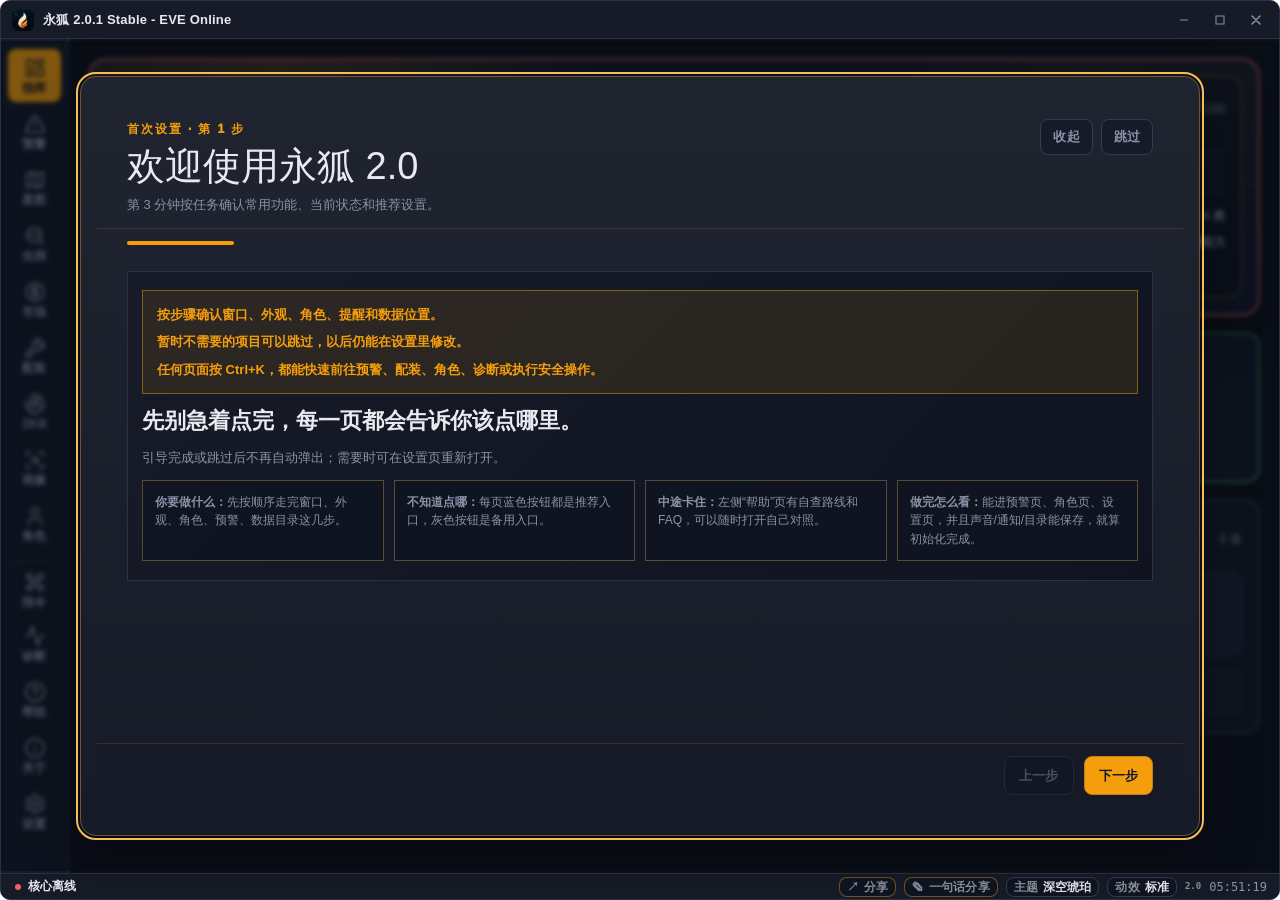
<file: v2-alpha/patches/2.0.1/1/frontend/index.html>
<!doctype html>
<html lang="zh-CN">
  <head>
    <meta charset="UTF-8" />
    <meta name="viewport" content="width=device-width, initial-scale=1.0" />
    <!-- Web App Manifest：网页版可安装到桌面 / 手机主屏。桌面端（Tauri）不读这些标签，
         构建产物与安装包行为不受影响；manifest / 图标都在 public/ 下随构建原样发布。 -->
    <link rel="manifest" href="./manifest.webmanifest" />
    <meta name="theme-color" content="#3aa7ff" />
    <meta name="application-name" content="永狐" />
    <link rel="icon" type="image/png" sizes="32x32" href="./icons/everfox-32.png" />
    <link rel="apple-touch-icon" sizes="256x256" href="./icons/everfox-256.png" />
    <title>永狐 - EVE Online Companion</title>
    <script>
      (() => {
        const params = new URLSearchParams(location.search);
        if (params.get('intel-overlay') === '1') {
          document.documentElement.dataset.shell = 'overlay';
        } else if (params.get('region-selector') === '1') {
          document.documentElement.dataset.shell = 'region';
        } else {
          document.documentElement.dataset.shell = 'main';
        }

        if (document.documentElement.dataset.shell !== 'main') return;

        try {
          document.documentElement.dataset.bootTheme = 'eve-hud';
          const prefs = JSON.parse(localStorage.getItem('everfox.ui.preferences.v1') || '{}');
          const preset = String(prefs.theme_preset || '').toLowerCase().trim();
          const dark = prefs.dark_theme !== false;
          const knownPresets = new Set([
            'arknights-terminal',
            'arknights-terminal-light',
            'endfield-industries',
            'endfield-industries-light',
            'classic-voice',
            'eve-hud',
            'concord-control',
            'liquid-glass',
            'nailoong-secret',
            'wormhole-scan',
            'nebula',
            'mist-blue',
            'sand-amber',
            'sage-green',
            'ice-cyan',
            'peach-rose',
          ]);
          const darkBootPresets = new Set([
            'arknights-terminal',
            'endfield-industries',
            'eve-hud',
            'wormhole-scan',
            'nebula',
          ]);
          if (knownPresets.has(preset) && darkBootPresets.has(preset)) {
            document.documentElement.dataset.bootTheme = preset;
          } else if (dark) {
            document.documentElement.dataset.bootTheme = 'dark-amber';
          }
          if (prefs.accent_color && /^#[0-9a-f]{6}$/i.test(String(prefs.accent_color))) {
            document.documentElement.style.setProperty('--boot-accent', prefs.accent_color);
          }
        } catch {
          document.documentElement.dataset.bootTheme = 'dark-amber';
        }
      })();
    </script>
    <style>
      :root {
        --boot-accent: #f59e0b;
        --boot-text: #dbeafe;
        --boot-muted: #93a4bd;
        --boot-card: rgba(15, 23, 42, 0.82);
        --boot-border: rgba(245, 158, 11, 0.28);
        --boot-bg:
          radial-gradient(circle at 50% 40%, rgba(245, 158, 11, 0.18), transparent 34%),
          linear-gradient(135deg, #080b12 0%, #0d1422 52%, #070a10 100%);
        --boot-shadow: rgba(0, 0, 0, 0.42);
        --boot-bar-bg: rgba(148, 163, 184, 0.18);
        --boot-bar-fill: linear-gradient(90deg, var(--boot-accent), #fbbf24);
      }

      html[data-boot-theme="nebula"] {
        --boot-accent: #7c3aed;
        --boot-bg:
          radial-gradient(circle at 30% 24%, rgba(124, 58, 237, 0.30), transparent 34%),
          radial-gradient(circle at 72% 40%, rgba(37, 99, 235, 0.22), transparent 34%),
          linear-gradient(135deg, #171328 0%, #13244f 56%, #080b18 100%);
        --boot-border: rgba(124, 58, 237, 0.42);
        --boot-bar-fill: linear-gradient(90deg, #8b5cf6, #2563eb);
      }

      html[data-boot-theme="mist-blue"],
      html[data-boot-theme="concord-control"],
      html[data-boot-theme="liquid-glass"] {
        --boot-accent: #0ea5e9;
        --boot-text: #112b34;
        --boot-muted: #3e6671;
        --boot-card: rgba(247, 253, 255, 0.80);
        --boot-border: rgba(14, 165, 233, 0.30);
        --boot-bg:
          radial-gradient(circle at 26% 24%, rgba(255, 255, 255, 0.58), transparent 24%),
          radial-gradient(circle at 76% 20%, rgba(14, 165, 233, 0.24), transparent 28%),
          linear-gradient(135deg, #e8f8fb 0%, #d2eef3 52%, #f7fdff 100%);
        --boot-shadow: rgba(32, 58, 88, 0.16);
        --boot-bar-bg: rgba(14, 165, 233, 0.16);
        --boot-bar-fill: linear-gradient(90deg, #0ea5e9, #67e8f9);
      }

      html[data-boot-theme="sand-amber"] {
        --boot-accent: #d97706;
        --boot-text: #30271f;
        --boot-muted: #6d5b49;
        --boot-card: rgba(255, 250, 242, 0.82);
        --boot-border: rgba(217, 119, 6, 0.32);
        --boot-bg:
          radial-gradient(circle at 28% 22%, rgba(255, 255, 255, 0.46), transparent 25%),
          linear-gradient(135deg, #f7f1e7 0%, #eadfce 54%, #fffaf2 100%);
        --boot-shadow: rgba(93, 64, 28, 0.14);
        --boot-bar-fill: linear-gradient(90deg, #d97706, #fbbf24);
      }

      html[data-boot-theme="sage-green"] {
        --boot-accent: #16a34a;
        --boot-text: #1d2c22;
        --boot-muted: #4d6655;
        --boot-card: rgba(248, 251, 247, 0.82);
        --boot-border: rgba(22, 163, 74, 0.28);
        --boot-bg:
          radial-gradient(circle at 74% 22%, rgba(22, 163, 74, 0.20), transparent 28%),
          linear-gradient(135deg, #edf3ed 0%, #d9e6dc 54%, #f8fbf7 100%);
        --boot-shadow: rgba(30, 76, 48, 0.14);
        --boot-bar-fill: linear-gradient(90deg, #16a34a, #86efac);
      }

      html[data-boot-theme="peach-rose"] {
        --boot-accent: #e11d48;
        --boot-text: #351f1b;
        --boot-muted: #744f47;
        --boot-card: rgba(255, 250, 247, 0.82);
        --boot-border: rgba(225, 29, 72, 0.26);
        --boot-bg:
          radial-gradient(circle at 28% 22%, rgba(225, 29, 72, 0.16), transparent 30%),
          linear-gradient(135deg, #fff1ec 0%, #f7d8ce 56%, #fffaf7 100%);
        --boot-shadow: rgba(118, 48, 39, 0.14);
        --boot-bar-fill: linear-gradient(90deg, #e11d48, #fb7185);
      }

      html[data-boot-theme="arknights-terminal"] {
        --boot-accent: #00a3ff;
        --boot-text: #f4f7fb;
        --boot-muted: #aab5bf;
        --boot-card: rgba(8, 11, 16, 0.88);
        --boot-border: rgba(0, 163, 255, 0.36);
        --boot-bg:
          linear-gradient(90deg, rgba(244, 247, 251, 0.06) 0 1px, transparent 1px) 0 0 / 34px 34px,
          linear-gradient(0deg, rgba(244, 247, 251, 0.04) 0 1px, transparent 1px) 0 0 / 34px 34px,
          linear-gradient(135deg, #05070a 0%, #0b1118 58%, #030609 100%);
        --boot-bar-fill: linear-gradient(90deg, #00a3ff, #f4f7fb);
      }

      html[data-boot-theme="arknights-terminal-light"] {
        --boot-accent: #008fd8;
        --boot-text: #111820;
        --boot-muted: #334150;
        --boot-card: rgba(251, 252, 253, 0.88);
        --boot-border: rgba(0, 143, 216, 0.32);
        --boot-bg:
          linear-gradient(90deg, rgba(17, 24, 32, 0.05) 0 1px, transparent 1px) 0 0 / 34px 34px,
          linear-gradient(135deg, #f8fafc 0%, #dfe7ee 58%, #eef2f5 100%);
        --boot-shadow: rgba(47, 58, 68, 0.14);
        --boot-bar-fill: linear-gradient(90deg, #008fd8, #111820);
      }

      html[data-boot-theme="endfield-industries"],
      html[data-boot-theme="endfield-industries-light"] {
        --boot-accent: #fffa00;
        --boot-bg:
          linear-gradient(135deg, transparent 0 40%, rgba(255, 250, 0, 0.14) 40% 46%, transparent 46%),
          linear-gradient(135deg, #101010 0%, #191919 58%, #060708 100%);
        --boot-border: rgba(255, 250, 0, 0.42);
        --boot-bar-fill: linear-gradient(90deg, #fffa00, #f2f2f2);
      }

      html[data-boot-theme="classic-voice"] {
        --boot-accent: #2f78b7;
        --boot-text: #111111;
        --boot-muted: #526170;
        --boot-card: rgba(255, 255, 255, 0.86);
        --boot-border: rgba(47, 120, 183, 0.30);
        --boot-bg:
          linear-gradient(135deg, #f4f4f4 0%, #d4e2ef 52%, #ffffff 100%);
        --boot-shadow: rgba(65, 81, 96, 0.16);
        --boot-bar-fill: linear-gradient(90deg, #2f78b7, #93c5fd);
      }

      html[data-boot-theme="eve-hud"] {
        --boot-accent: #3aa7ff;
        --boot-bg:
          radial-gradient(circle at 78% 18%, rgba(58, 167, 255, 0.20), transparent 30%),
          linear-gradient(135deg, #05090d 0%, #0d151d 56%, #030609 100%);
        --boot-border: rgba(58, 167, 255, 0.36);
        --boot-bar-fill: linear-gradient(90deg, #3aa7ff, #b7e4ff);
      }

      html[data-boot-theme="wormhole-scan"] {
        --boot-accent: #fcee09;
        --boot-bg:
          radial-gradient(circle at 82% 20%, rgba(252, 238, 9, 0.13), transparent 30%),
          radial-gradient(circle at 10% 82%, rgba(255, 49, 88, 0.10), transparent 28%),
          linear-gradient(135deg, #050505 0%, #191315 56%, #090808 100%);
        --boot-border: rgba(252, 238, 9, 0.38);
        --boot-bar-fill: linear-gradient(90deg, #fcee09, #ff3158);
      }

      html[data-boot-theme="nailoong-secret"] {
        --boot-accent: #75c943;
        --boot-text: #33260a;
        --boot-muted: #6f551e;
        --boot-card: rgba(255, 249, 223, 0.84);
        --boot-border: rgba(117, 201, 67, 0.36);
        --boot-bg:
          url("data:image/svg+xml,%3csvg%20xmlns='http://www.w3.org/2000/svg'%20viewBox='0%200%20960%20720'%20role='img'%20aria-label='Nailoong%20inspired%20soft%20mascot%20background'%3e%3cdefs%3e%3cradialGradient%20id='body'%20cx='46%25'%20cy='31%25'%20r='68%25'%3e%3cstop%20offset='0'%20stop-color='%23fff08d'/%3e%3cstop%20offset='0.48'%20stop-color='%23ffd84f'/%3e%3cstop%20offset='1'%20stop-color='%23f0ad2f'/%3e%3c/radialGradient%3e%3cradialGradient%20id='belly'%20cx='48%25'%20cy='34%25'%20r='65%25'%3e%3cstop%20offset='0'%20stop-color='%23fffbd5'/%3e%3cstop%20offset='1'%20stop-color='%23ffe98a'/%3e%3c/radialGradient%3e%3cradialGradient%20id='eye'%20cx='42%25'%20cy='35%25'%20r='70%25'%3e%3cstop%20offset='0'%20stop-color='%23d8ff8a'/%3e%3cstop%20offset='0.58'%20stop-color='%2378c63d'/%3e%3cstop%20offset='1'%20stop-color='%231d3512'/%3e%3c/radialGradient%3e%3cfilter%20id='softShadow'%20x='-30%25'%20y='-30%25'%20width='160%25'%20height='160%25'%3e%3cfeDropShadow%20dx='0'%20dy='32'%20stdDeviation='24'%20flood-color='%23a56b15'%20flood-opacity='0.24'/%3e%3c/filter%3e%3c/defs%3e%3crect%20width='960'%20height='720'%20fill='none'/%3e%3cg%20opacity='0.95'%20filter='url(%23softShadow)'%3e%3cellipse%20cx='512'%20cy='444'%20rx='198'%20ry='224'%20fill='url(%23body)'/%3e%3cellipse%20cx='512'%20cy='512'%20rx='118'%20ry='126'%20fill='url(%23belly)'%20opacity='0.78'/%3e%3ccircle%20cx='420'%20cy='292'%20r='116'%20fill='url(%23body)'/%3e%3ccircle%20cx='596'%20cy='292'%20r='116'%20fill='url(%23body)'/%3e%3cellipse%20cx='508'%20cy='336'%20rx='190'%20ry='154'%20fill='url(%23body)'/%3e%3cellipse%20cx='435'%20cy='314'%20rx='45'%20ry='58'%20fill='%23fffdf2'/%3e%3cellipse%20cx='585'%20cy='314'%20rx='45'%20ry='58'%20fill='%23fffdf2'/%3e%3cellipse%20cx='440'%20cy='319'%20rx='31'%20ry='42'%20fill='url(%23eye)'/%3e%3cellipse%20cx='580'%20cy='319'%20rx='31'%20ry='42'%20fill='url(%23eye)'/%3e%3cellipse%20cx='444'%20cy='324'%20rx='15'%20ry='22'%20fill='%2321320e'/%3e%3cellipse%20cx='576'%20cy='324'%20rx='15'%20ry='22'%20fill='%2321320e'/%3e%3ccircle%20cx='430'%20cy='300'%20r='10'%20fill='%23ffffff'%20opacity='0.88'/%3e%3ccircle%20cx='590'%20cy='300'%20r='10'%20fill='%23ffffff'%20opacity='0.88'/%3e%3cpath%20d='M482%20390c18%2013%2043%2013%2061%200'%20fill='none'%20stroke='%237a541b'%20stroke-width='12'%20stroke-linecap='round'%20opacity='0.46'/%3e%3cellipse%20cx='330'%20cy='480'%20rx='42'%20ry='86'%20fill='%23f8bf34'%20transform='rotate(-24%20330%20480)'/%3e%3cellipse%20cx='690'%20cy='480'%20rx='42'%20ry='86'%20fill='%23f8bf34'%20transform='rotate(24%20690%20480)'/%3e%3cellipse%20cx='436'%20cy='640'%20rx='58'%20ry='36'%20fill='%23e9a12c'/%3e%3cellipse%20cx='584'%20cy='640'%20rx='58'%20ry='36'%20fill='%23e9a12c'/%3e%3c/g%3e%3cg%20opacity='0.34'%3e%3ccircle%20cx='176'%20cy='156'%20r='16'%20fill='%23ffffff'/%3e%3ccircle%20cx='236'%20cy='112'%20r='7'%20fill='%23ffffff'/%3e%3ccircle%20cx='784'%20cy='150'%20r='10'%20fill='%23ffffff'/%3e%3ccircle%20cx='804'%20cy='230'%20r='5'%20fill='%23ffffff'/%3e%3cpath%20d='M148%20588c62-54%20128-66%20198-36'%20fill='none'%20stroke='%23fff6bf'%20stroke-width='18'%20stroke-linecap='round'/%3e%3cpath%20d='M720%20594c54-44%20104-48%20154-12'%20fill='none'%20stroke='%23fff6bf'%20stroke-width='14'%20stroke-linecap='round'/%3e%3c/g%3e%3c/svg%3e") right 8vw bottom 6vh / min(62vw, 680px) auto no-repeat,
          radial-gradient(ellipse at 72% 24%, rgba(117, 201, 67, 0.18), transparent 28%),
          radial-gradient(ellipse at 24% 78%, rgba(255, 255, 255, 0.42), transparent 26%),
          linear-gradient(145deg, #fff7c7 0%, #ffe28a 54%, #ffd05a 100%);
        --boot-shadow: rgba(173, 117, 25, 0.16);
        --boot-bar-fill: linear-gradient(90deg, #75c943, #ffe16d);
      }

      html,
      body {
        margin: 0;
        padding: 0;
        min-width: 100%;
        min-height: 100%;
        overflow: hidden;
        background-color: #05090d;
        background: var(--boot-bg);
      }

      html[data-shell="overlay"] body {
        background: transparent;
      }

      #app {
        min-width: 100vw;
        min-height: 100vh;
        background: transparent;
      }

      .boot-splash {
        position: fixed;
        inset: 0;
        display: grid;
        place-items: center;
        color: var(--boot-text);
        font-family: "Microsoft YaHei", "Segoe UI", sans-serif;
        background: var(--boot-bg);
      }

      html[data-shell="overlay"] .boot-splash {
        display: none;
      }

      .boot-card {
        min-width: 220px;
        padding: 18px 20px;
        border: 1px solid var(--boot-border);
        border-radius: 18px;
        background: var(--boot-card);
        box-shadow: 0 24px 80px var(--boot-shadow);
      }

      .boot-title {
        font-size: 18px;
        font-weight: 900;
        letter-spacing: 0.08em;
      }

      .boot-subtitle {
        margin-top: 6px;
        color: var(--boot-muted);
        font-size: 12px;
      }

      .boot-bar {
        width: 100%;
        height: 3px;
        margin-top: 14px;
        overflow: hidden;
        border-radius: 999px;
        background: var(--boot-bar-bg);
      }

      .boot-bar::before {
        content: "";
        display: block;
        width: 42%;
        height: 100%;
        border-radius: inherit;
        background: var(--boot-bar-fill);
        animation: boot-slide 1.15s ease-in-out infinite;
      }

      @keyframes boot-slide {
        0% { transform: translateX(-110%); }
        100% { transform: translateX(250%); }
      }
    </style>
    <script type="module" crossorigin src="./assets/index-BcLtFqoz.js"></script>
    <link rel="modulepreload" crossorigin href="./assets/vue-vendor-pmx_AwOK.js">
    <link rel="modulepreload" crossorigin href="./assets/icon-vendor-oDlYfQ0O.js">
    <link rel="modulepreload" crossorigin href="./assets/fitting-support-BiirYxWJ.js">
    <link rel="modulepreload" crossorigin href="./assets/tauri-vendor-CDPWEBFh.js">
    <link rel="modulepreload" crossorigin href="./assets/cloudbase-streams-Ce_DkCVF.js">
    <link rel="modulepreload" crossorigin href="./assets/cloudbase-adapters-BJiAUVbu.js">
    <link rel="stylesheet" crossorigin href="./assets/fitting-support-K3KRTMwk.css">
    <link rel="stylesheet" crossorigin href="./assets/index-C2Pk_vBE.css">
  </head>
  <body>
    <div id="app">
      <div class="boot-splash">
        <div class="boot-card">
          <div class="boot-title">永狐</div>
          <div class="boot-subtitle">正在启动情报与预警面板...</div>
          <div class="boot-bar"></div>
        </div>
      </div>
    </div>
  </body>
</html>
</file>
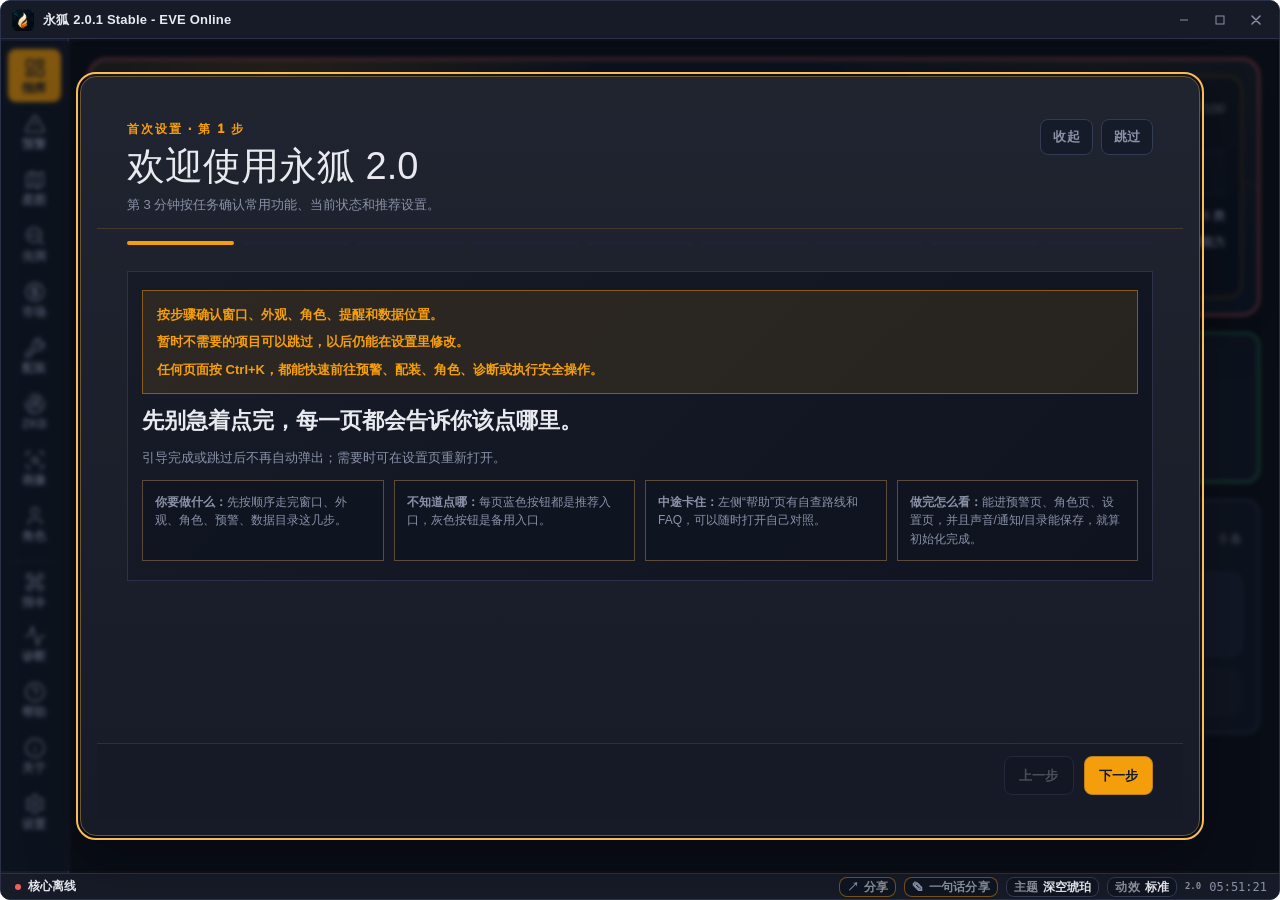
<file: v2-alpha/patches/2.0.1/2/frontend/index.html>
<!doctype html>
<html lang="zh-CN">
  <head>
    <meta charset="UTF-8" />
    <meta name="viewport" content="width=device-width, initial-scale=1.0" />
    <!-- Web App Manifest：网页版可安装到桌面 / 手机主屏。桌面端（Tauri）不读这些标签，
         构建产物与安装包行为不受影响；manifest / 图标都在 public/ 下随构建原样发布。 -->
    <link rel="manifest" href="./manifest.webmanifest" />
    <meta name="theme-color" content="#3aa7ff" />
    <meta name="application-name" content="永狐" />
    <link rel="icon" type="image/png" sizes="32x32" href="./icons/everfox-32.png" />
    <link rel="apple-touch-icon" sizes="256x256" href="./icons/everfox-256.png" />
    <title>永狐 - EVE Online Companion</title>
    <script>
      (() => {
        const params = new URLSearchParams(location.search);
        if (params.get('intel-overlay') === '1') {
          document.documentElement.dataset.shell = 'overlay';
        } else if (params.get('region-selector') === '1') {
          document.documentElement.dataset.shell = 'region';
        } else {
          document.documentElement.dataset.shell = 'main';
        }

        if (document.documentElement.dataset.shell !== 'main') return;

        try {
          document.documentElement.dataset.bootTheme = 'eve-hud';
          const prefs = JSON.parse(localStorage.getItem('everfox.ui.preferences.v1') || '{}');
          const preset = String(prefs.theme_preset || '').toLowerCase().trim();
          const dark = prefs.dark_theme !== false;
          const knownPresets = new Set([
            'arknights-terminal',
            'arknights-terminal-light',
            'endfield-industries',
            'endfield-industries-light',
            'classic-voice',
            'eve-hud',
            'concord-control',
            'liquid-glass',
            'nailoong-secret',
            'wormhole-scan',
            'nebula',
            'mist-blue',
            'sand-amber',
            'sage-green',
            'ice-cyan',
            'peach-rose',
          ]);
          const darkBootPresets = new Set([
            'arknights-terminal',
            'endfield-industries',
            'eve-hud',
            'wormhole-scan',
            'nebula',
          ]);
          if (knownPresets.has(preset) && darkBootPresets.has(preset)) {
            document.documentElement.dataset.bootTheme = preset;
          } else if (dark) {
            document.documentElement.dataset.bootTheme = 'dark-amber';
          }
          if (prefs.accent_color && /^#[0-9a-f]{6}$/i.test(String(prefs.accent_color))) {
            document.documentElement.style.setProperty('--boot-accent', prefs.accent_color);
          }
        } catch {
          document.documentElement.dataset.bootTheme = 'dark-amber';
        }
      })();
    </script>
    <style>
      :root {
        --boot-accent: #f59e0b;
        --boot-text: #dbeafe;
        --boot-muted: #93a4bd;
        --boot-card: rgba(15, 23, 42, 0.82);
        --boot-border: rgba(245, 158, 11, 0.28);
        --boot-bg:
          radial-gradient(circle at 50% 40%, rgba(245, 158, 11, 0.18), transparent 34%),
          linear-gradient(135deg, #080b12 0%, #0d1422 52%, #070a10 100%);
        --boot-shadow: rgba(0, 0, 0, 0.42);
        --boot-bar-bg: rgba(148, 163, 184, 0.18);
        --boot-bar-fill: linear-gradient(90deg, var(--boot-accent), #fbbf24);
      }

      html[data-boot-theme="nebula"] {
        --boot-accent: #7c3aed;
        --boot-bg:
          radial-gradient(circle at 30% 24%, rgba(124, 58, 237, 0.30), transparent 34%),
          radial-gradient(circle at 72% 40%, rgba(37, 99, 235, 0.22), transparent 34%),
          linear-gradient(135deg, #171328 0%, #13244f 56%, #080b18 100%);
        --boot-border: rgba(124, 58, 237, 0.42);
        --boot-bar-fill: linear-gradient(90deg, #8b5cf6, #2563eb);
      }

      html[data-boot-theme="mist-blue"],
      html[data-boot-theme="concord-control"],
      html[data-boot-theme="liquid-glass"] {
        --boot-accent: #0ea5e9;
        --boot-text: #112b34;
        --boot-muted: #3e6671;
        --boot-card: rgba(247, 253, 255, 0.80);
        --boot-border: rgba(14, 165, 233, 0.30);
        --boot-bg:
          radial-gradient(circle at 26% 24%, rgba(255, 255, 255, 0.58), transparent 24%),
          radial-gradient(circle at 76% 20%, rgba(14, 165, 233, 0.24), transparent 28%),
          linear-gradient(135deg, #e8f8fb 0%, #d2eef3 52%, #f7fdff 100%);
        --boot-shadow: rgba(32, 58, 88, 0.16);
        --boot-bar-bg: rgba(14, 165, 233, 0.16);
        --boot-bar-fill: linear-gradient(90deg, #0ea5e9, #67e8f9);
      }

      html[data-boot-theme="sand-amber"] {
        --boot-accent: #d97706;
        --boot-text: #30271f;
        --boot-muted: #6d5b49;
        --boot-card: rgba(255, 250, 242, 0.82);
        --boot-border: rgba(217, 119, 6, 0.32);
        --boot-bg:
          radial-gradient(circle at 28% 22%, rgba(255, 255, 255, 0.46), transparent 25%),
          linear-gradient(135deg, #f7f1e7 0%, #eadfce 54%, #fffaf2 100%);
        --boot-shadow: rgba(93, 64, 28, 0.14);
        --boot-bar-fill: linear-gradient(90deg, #d97706, #fbbf24);
      }

      html[data-boot-theme="sage-green"] {
        --boot-accent: #16a34a;
        --boot-text: #1d2c22;
        --boot-muted: #4d6655;
        --boot-card: rgba(248, 251, 247, 0.82);
        --boot-border: rgba(22, 163, 74, 0.28);
        --boot-bg:
          radial-gradient(circle at 74% 22%, rgba(22, 163, 74, 0.20), transparent 28%),
          linear-gradient(135deg, #edf3ed 0%, #d9e6dc 54%, #f8fbf7 100%);
        --boot-shadow: rgba(30, 76, 48, 0.14);
        --boot-bar-fill: linear-gradient(90deg, #16a34a, #86efac);
      }

      html[data-boot-theme="peach-rose"] {
        --boot-accent: #e11d48;
        --boot-text: #351f1b;
        --boot-muted: #744f47;
        --boot-card: rgba(255, 250, 247, 0.82);
        --boot-border: rgba(225, 29, 72, 0.26);
        --boot-bg:
          radial-gradient(circle at 28% 22%, rgba(225, 29, 72, 0.16), transparent 30%),
          linear-gradient(135deg, #fff1ec 0%, #f7d8ce 56%, #fffaf7 100%);
        --boot-shadow: rgba(118, 48, 39, 0.14);
        --boot-bar-fill: linear-gradient(90deg, #e11d48, #fb7185);
      }

      html[data-boot-theme="arknights-terminal"] {
        --boot-accent: #00a3ff;
        --boot-text: #f4f7fb;
        --boot-muted: #aab5bf;
        --boot-card: rgba(8, 11, 16, 0.88);
        --boot-border: rgba(0, 163, 255, 0.36);
        --boot-bg:
          linear-gradient(90deg, rgba(244, 247, 251, 0.06) 0 1px, transparent 1px) 0 0 / 34px 34px,
          linear-gradient(0deg, rgba(244, 247, 251, 0.04) 0 1px, transparent 1px) 0 0 / 34px 34px,
          linear-gradient(135deg, #05070a 0%, #0b1118 58%, #030609 100%);
        --boot-bar-fill: linear-gradient(90deg, #00a3ff, #f4f7fb);
      }

      html[data-boot-theme="arknights-terminal-light"] {
        --boot-accent: #008fd8;
        --boot-text: #111820;
        --boot-muted: #334150;
        --boot-card: rgba(251, 252, 253, 0.88);
        --boot-border: rgba(0, 143, 216, 0.32);
        --boot-bg:
          linear-gradient(90deg, rgba(17, 24, 32, 0.05) 0 1px, transparent 1px) 0 0 / 34px 34px,
          linear-gradient(135deg, #f8fafc 0%, #dfe7ee 58%, #eef2f5 100%);
        --boot-shadow: rgba(47, 58, 68, 0.14);
        --boot-bar-fill: linear-gradient(90deg, #008fd8, #111820);
      }

      html[data-boot-theme="endfield-industries"],
      html[data-boot-theme="endfield-industries-light"] {
        --boot-accent: #fffa00;
        --boot-bg:
          linear-gradient(135deg, transparent 0 40%, rgba(255, 250, 0, 0.14) 40% 46%, transparent 46%),
          linear-gradient(135deg, #101010 0%, #191919 58%, #060708 100%);
        --boot-border: rgba(255, 250, 0, 0.42);
        --boot-bar-fill: linear-gradient(90deg, #fffa00, #f2f2f2);
      }

      html[data-boot-theme="classic-voice"] {
        --boot-accent: #2f78b7;
        --boot-text: #111111;
        --boot-muted: #526170;
        --boot-card: rgba(255, 255, 255, 0.86);
        --boot-border: rgba(47, 120, 183, 0.30);
        --boot-bg:
          linear-gradient(135deg, #f4f4f4 0%, #d4e2ef 52%, #ffffff 100%);
        --boot-shadow: rgba(65, 81, 96, 0.16);
        --boot-bar-fill: linear-gradient(90deg, #2f78b7, #93c5fd);
      }

      html[data-boot-theme="eve-hud"] {
        --boot-accent: #3aa7ff;
        --boot-bg:
          radial-gradient(circle at 78% 18%, rgba(58, 167, 255, 0.20), transparent 30%),
          linear-gradient(135deg, #05090d 0%, #0d151d 56%, #030609 100%);
        --boot-border: rgba(58, 167, 255, 0.36);
        --boot-bar-fill: linear-gradient(90deg, #3aa7ff, #b7e4ff);
      }

      html[data-boot-theme="wormhole-scan"] {
        --boot-accent: #fcee09;
        --boot-bg:
          radial-gradient(circle at 82% 20%, rgba(252, 238, 9, 0.13), transparent 30%),
          radial-gradient(circle at 10% 82%, rgba(255, 49, 88, 0.10), transparent 28%),
          linear-gradient(135deg, #050505 0%, #191315 56%, #090808 100%);
        --boot-border: rgba(252, 238, 9, 0.38);
        --boot-bar-fill: linear-gradient(90deg, #fcee09, #ff3158);
      }

      html[data-boot-theme="nailoong-secret"] {
        --boot-accent: #75c943;
        --boot-text: #33260a;
        --boot-muted: #6f551e;
        --boot-card: rgba(255, 249, 223, 0.84);
        --boot-border: rgba(117, 201, 67, 0.36);
        --boot-bg:
          url("data:image/svg+xml,%3csvg%20xmlns='http://www.w3.org/2000/svg'%20viewBox='0%200%20960%20720'%20role='img'%20aria-label='Nailoong%20inspired%20soft%20mascot%20background'%3e%3cdefs%3e%3cradialGradient%20id='body'%20cx='46%25'%20cy='31%25'%20r='68%25'%3e%3cstop%20offset='0'%20stop-color='%23fff08d'/%3e%3cstop%20offset='0.48'%20stop-color='%23ffd84f'/%3e%3cstop%20offset='1'%20stop-color='%23f0ad2f'/%3e%3c/radialGradient%3e%3cradialGradient%20id='belly'%20cx='48%25'%20cy='34%25'%20r='65%25'%3e%3cstop%20offset='0'%20stop-color='%23fffbd5'/%3e%3cstop%20offset='1'%20stop-color='%23ffe98a'/%3e%3c/radialGradient%3e%3cradialGradient%20id='eye'%20cx='42%25'%20cy='35%25'%20r='70%25'%3e%3cstop%20offset='0'%20stop-color='%23d8ff8a'/%3e%3cstop%20offset='0.58'%20stop-color='%2378c63d'/%3e%3cstop%20offset='1'%20stop-color='%231d3512'/%3e%3c/radialGradient%3e%3cfilter%20id='softShadow'%20x='-30%25'%20y='-30%25'%20width='160%25'%20height='160%25'%3e%3cfeDropShadow%20dx='0'%20dy='32'%20stdDeviation='24'%20flood-color='%23a56b15'%20flood-opacity='0.24'/%3e%3c/filter%3e%3c/defs%3e%3crect%20width='960'%20height='720'%20fill='none'/%3e%3cg%20opacity='0.95'%20filter='url(%23softShadow)'%3e%3cellipse%20cx='512'%20cy='444'%20rx='198'%20ry='224'%20fill='url(%23body)'/%3e%3cellipse%20cx='512'%20cy='512'%20rx='118'%20ry='126'%20fill='url(%23belly)'%20opacity='0.78'/%3e%3ccircle%20cx='420'%20cy='292'%20r='116'%20fill='url(%23body)'/%3e%3ccircle%20cx='596'%20cy='292'%20r='116'%20fill='url(%23body)'/%3e%3cellipse%20cx='508'%20cy='336'%20rx='190'%20ry='154'%20fill='url(%23body)'/%3e%3cellipse%20cx='435'%20cy='314'%20rx='45'%20ry='58'%20fill='%23fffdf2'/%3e%3cellipse%20cx='585'%20cy='314'%20rx='45'%20ry='58'%20fill='%23fffdf2'/%3e%3cellipse%20cx='440'%20cy='319'%20rx='31'%20ry='42'%20fill='url(%23eye)'/%3e%3cellipse%20cx='580'%20cy='319'%20rx='31'%20ry='42'%20fill='url(%23eye)'/%3e%3cellipse%20cx='444'%20cy='324'%20rx='15'%20ry='22'%20fill='%2321320e'/%3e%3cellipse%20cx='576'%20cy='324'%20rx='15'%20ry='22'%20fill='%2321320e'/%3e%3ccircle%20cx='430'%20cy='300'%20r='10'%20fill='%23ffffff'%20opacity='0.88'/%3e%3ccircle%20cx='590'%20cy='300'%20r='10'%20fill='%23ffffff'%20opacity='0.88'/%3e%3cpath%20d='M482%20390c18%2013%2043%2013%2061%200'%20fill='none'%20stroke='%237a541b'%20stroke-width='12'%20stroke-linecap='round'%20opacity='0.46'/%3e%3cellipse%20cx='330'%20cy='480'%20rx='42'%20ry='86'%20fill='%23f8bf34'%20transform='rotate(-24%20330%20480)'/%3e%3cellipse%20cx='690'%20cy='480'%20rx='42'%20ry='86'%20fill='%23f8bf34'%20transform='rotate(24%20690%20480)'/%3e%3cellipse%20cx='436'%20cy='640'%20rx='58'%20ry='36'%20fill='%23e9a12c'/%3e%3cellipse%20cx='584'%20cy='640'%20rx='58'%20ry='36'%20fill='%23e9a12c'/%3e%3c/g%3e%3cg%20opacity='0.34'%3e%3ccircle%20cx='176'%20cy='156'%20r='16'%20fill='%23ffffff'/%3e%3ccircle%20cx='236'%20cy='112'%20r='7'%20fill='%23ffffff'/%3e%3ccircle%20cx='784'%20cy='150'%20r='10'%20fill='%23ffffff'/%3e%3ccircle%20cx='804'%20cy='230'%20r='5'%20fill='%23ffffff'/%3e%3cpath%20d='M148%20588c62-54%20128-66%20198-36'%20fill='none'%20stroke='%23fff6bf'%20stroke-width='18'%20stroke-linecap='round'/%3e%3cpath%20d='M720%20594c54-44%20104-48%20154-12'%20fill='none'%20stroke='%23fff6bf'%20stroke-width='14'%20stroke-linecap='round'/%3e%3c/g%3e%3c/svg%3e") right 8vw bottom 6vh / min(62vw, 680px) auto no-repeat,
          radial-gradient(ellipse at 72% 24%, rgba(117, 201, 67, 0.18), transparent 28%),
          radial-gradient(ellipse at 24% 78%, rgba(255, 255, 255, 0.42), transparent 26%),
          linear-gradient(145deg, #fff7c7 0%, #ffe28a 54%, #ffd05a 100%);
        --boot-shadow: rgba(173, 117, 25, 0.16);
        --boot-bar-fill: linear-gradient(90deg, #75c943, #ffe16d);
      }

      html,
      body {
        margin: 0;
        padding: 0;
        min-width: 100%;
        min-height: 100%;
        overflow: hidden;
        background-color: #05090d;
        background: var(--boot-bg);
      }

      html[data-shell="overlay"] body {
        background: transparent;
      }

      #app {
        min-width: 100vw;
        min-height: 100vh;
        background: transparent;
      }

      .boot-splash {
        position: fixed;
        inset: 0;
        display: grid;
        place-items: center;
        color: var(--boot-text);
        font-family: "Microsoft YaHei", "Segoe UI", sans-serif;
        background: var(--boot-bg);
      }

      html[data-shell="overlay"] .boot-splash {
        display: none;
      }

      .boot-card {
        min-width: 220px;
        padding: 18px 20px;
        border: 1px solid var(--boot-border);
        border-radius: 18px;
        background: var(--boot-card);
        box-shadow: 0 24px 80px var(--boot-shadow);
      }

      .boot-title {
        font-size: 18px;
        font-weight: 900;
        letter-spacing: 0.08em;
      }

      .boot-subtitle {
        margin-top: 6px;
        color: var(--boot-muted);
        font-size: 12px;
      }

      .boot-bar {
        width: 100%;
        height: 3px;
        margin-top: 14px;
        overflow: hidden;
        border-radius: 999px;
        background: var(--boot-bar-bg);
      }

      .boot-bar::before {
        content: "";
        display: block;
        width: 42%;
        height: 100%;
        border-radius: inherit;
        background: var(--boot-bar-fill);
        animation: boot-slide 1.15s ease-in-out infinite;
      }

      @keyframes boot-slide {
        0% { transform: translateX(-110%); }
        100% { transform: translateX(250%); }
      }
    </style>
    <script type="module" crossorigin src="./assets/index-i4AQm3wn.js"></script>
    <link rel="modulepreload" crossorigin href="./assets/vue-vendor-pmx_AwOK.js">
    <link rel="modulepreload" crossorigin href="./assets/icon-vendor-oDlYfQ0O.js">
    <link rel="modulepreload" crossorigin href="./assets/fitting-support-BiirYxWJ.js">
    <link rel="modulepreload" crossorigin href="./assets/tauri-vendor-CDPWEBFh.js">
    <link rel="modulepreload" crossorigin href="./assets/cloudbase-streams-Ce_DkCVF.js">
    <link rel="modulepreload" crossorigin href="./assets/cloudbase-adapters-BJiAUVbu.js">
    <link rel="stylesheet" crossorigin href="./assets/fitting-support-K3KRTMwk.css">
    <link rel="stylesheet" crossorigin href="./assets/index-C2Pk_vBE.css">
  </head>
  <body>
    <div id="app">
      <div class="boot-splash">
        <div class="boot-card">
          <div class="boot-title">永狐</div>
          <div class="boot-subtitle">正在启动情报与预警面板...</div>
          <div class="boot-bar"></div>
        </div>
      </div>
    </div>
  </body>
</html>
</file>
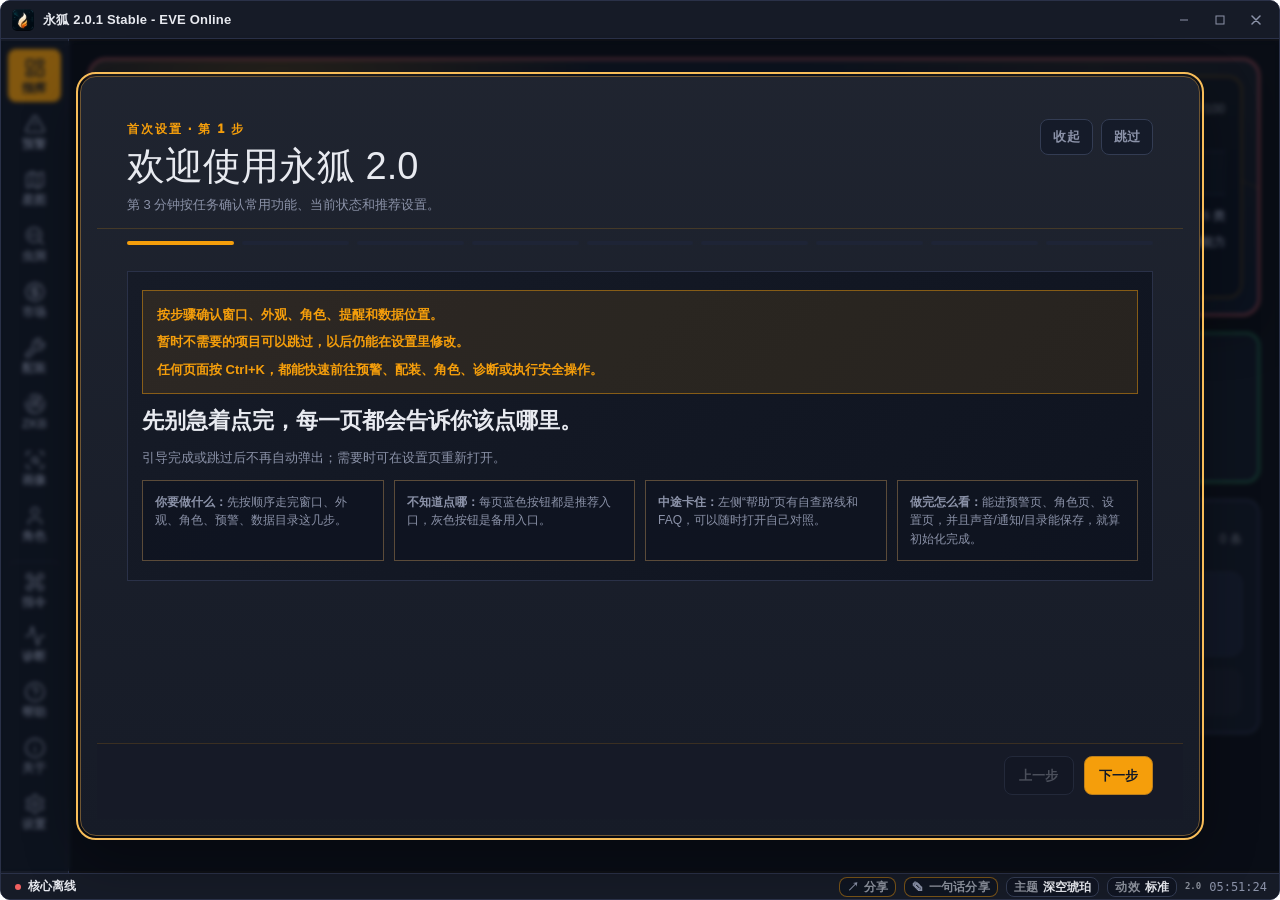
<file: v2-alpha/patches/2.0.1/3/frontend/index.html>
<!doctype html>
<html lang="zh-CN">
  <head>
    <meta charset="UTF-8" />
    <meta name="viewport" content="width=device-width, initial-scale=1.0" />
    <!-- Web App Manifest：网页版可安装到桌面 / 手机主屏。桌面端（Tauri）不读这些标签，
         构建产物与安装包行为不受影响；manifest / 图标都在 public/ 下随构建原样发布。 -->
    <link rel="manifest" href="./manifest.webmanifest" />
    <meta name="theme-color" content="#3aa7ff" />
    <meta name="application-name" content="永狐" />
    <link rel="icon" type="image/png" sizes="32x32" href="./icons/everfox-32.png" />
    <link rel="apple-touch-icon" sizes="256x256" href="./icons/everfox-256.png" />
    <title>永狐 - EVE Online Companion</title>
    <script>
      (() => {
        const params = new URLSearchParams(location.search);
        if (params.get('intel-overlay') === '1') {
          document.documentElement.dataset.shell = 'overlay';
        } else if (params.get('region-selector') === '1') {
          document.documentElement.dataset.shell = 'region';
        } else {
          document.documentElement.dataset.shell = 'main';
        }

        if (document.documentElement.dataset.shell !== 'main') return;

        try {
          document.documentElement.dataset.bootTheme = 'eve-hud';
          const prefs = JSON.parse(localStorage.getItem('everfox.ui.preferences.v1') || '{}');
          const preset = String(prefs.theme_preset || '').toLowerCase().trim();
          const dark = prefs.dark_theme !== false;
          const knownPresets = new Set([
            'arknights-terminal',
            'arknights-terminal-light',
            'endfield-industries',
            'endfield-industries-light',
            'classic-voice',
            'eve-hud',
            'concord-control',
            'liquid-glass',
            'nailoong-secret',
            'wormhole-scan',
            'nebula',
            'mist-blue',
            'sand-amber',
            'sage-green',
            'ice-cyan',
            'peach-rose',
          ]);
          const darkBootPresets = new Set([
            'arknights-terminal',
            'endfield-industries',
            'eve-hud',
            'wormhole-scan',
            'nebula',
          ]);
          if (knownPresets.has(preset) && darkBootPresets.has(preset)) {
            document.documentElement.dataset.bootTheme = preset;
          } else if (dark) {
            document.documentElement.dataset.bootTheme = 'dark-amber';
          }
          if (prefs.accent_color && /^#[0-9a-f]{6}$/i.test(String(prefs.accent_color))) {
            document.documentElement.style.setProperty('--boot-accent', prefs.accent_color);
          }
        } catch {
          document.documentElement.dataset.bootTheme = 'dark-amber';
        }
      })();
    </script>
    <style>
      :root {
        --boot-accent: #f59e0b;
        --boot-text: #dbeafe;
        --boot-muted: #93a4bd;
        --boot-card: rgba(15, 23, 42, 0.82);
        --boot-border: rgba(245, 158, 11, 0.28);
        --boot-bg:
          radial-gradient(circle at 50% 40%, rgba(245, 158, 11, 0.18), transparent 34%),
          linear-gradient(135deg, #080b12 0%, #0d1422 52%, #070a10 100%);
        --boot-shadow: rgba(0, 0, 0, 0.42);
        --boot-bar-bg: rgba(148, 163, 184, 0.18);
        --boot-bar-fill: linear-gradient(90deg, var(--boot-accent), #fbbf24);
      }

      html[data-boot-theme="nebula"] {
        --boot-accent: #7c3aed;
        --boot-bg:
          radial-gradient(circle at 30% 24%, rgba(124, 58, 237, 0.30), transparent 34%),
          radial-gradient(circle at 72% 40%, rgba(37, 99, 235, 0.22), transparent 34%),
          linear-gradient(135deg, #171328 0%, #13244f 56%, #080b18 100%);
        --boot-border: rgba(124, 58, 237, 0.42);
        --boot-bar-fill: linear-gradient(90deg, #8b5cf6, #2563eb);
      }

      html[data-boot-theme="mist-blue"],
      html[data-boot-theme="concord-control"],
      html[data-boot-theme="liquid-glass"] {
        --boot-accent: #0ea5e9;
        --boot-text: #112b34;
        --boot-muted: #3e6671;
        --boot-card: rgba(247, 253, 255, 0.80);
        --boot-border: rgba(14, 165, 233, 0.30);
        --boot-bg:
          radial-gradient(circle at 26% 24%, rgba(255, 255, 255, 0.58), transparent 24%),
          radial-gradient(circle at 76% 20%, rgba(14, 165, 233, 0.24), transparent 28%),
          linear-gradient(135deg, #e8f8fb 0%, #d2eef3 52%, #f7fdff 100%);
        --boot-shadow: rgba(32, 58, 88, 0.16);
        --boot-bar-bg: rgba(14, 165, 233, 0.16);
        --boot-bar-fill: linear-gradient(90deg, #0ea5e9, #67e8f9);
      }

      html[data-boot-theme="sand-amber"] {
        --boot-accent: #d97706;
        --boot-text: #30271f;
        --boot-muted: #6d5b49;
        --boot-card: rgba(255, 250, 242, 0.82);
        --boot-border: rgba(217, 119, 6, 0.32);
        --boot-bg:
          radial-gradient(circle at 28% 22%, rgba(255, 255, 255, 0.46), transparent 25%),
          linear-gradient(135deg, #f7f1e7 0%, #eadfce 54%, #fffaf2 100%);
        --boot-shadow: rgba(93, 64, 28, 0.14);
        --boot-bar-fill: linear-gradient(90deg, #d97706, #fbbf24);
      }

      html[data-boot-theme="sage-green"] {
        --boot-accent: #16a34a;
        --boot-text: #1d2c22;
        --boot-muted: #4d6655;
        --boot-card: rgba(248, 251, 247, 0.82);
        --boot-border: rgba(22, 163, 74, 0.28);
        --boot-bg:
          radial-gradient(circle at 74% 22%, rgba(22, 163, 74, 0.20), transparent 28%),
          linear-gradient(135deg, #edf3ed 0%, #d9e6dc 54%, #f8fbf7 100%);
        --boot-shadow: rgba(30, 76, 48, 0.14);
        --boot-bar-fill: linear-gradient(90deg, #16a34a, #86efac);
      }

      html[data-boot-theme="peach-rose"] {
        --boot-accent: #e11d48;
        --boot-text: #351f1b;
        --boot-muted: #744f47;
        --boot-card: rgba(255, 250, 247, 0.82);
        --boot-border: rgba(225, 29, 72, 0.26);
        --boot-bg:
          radial-gradient(circle at 28% 22%, rgba(225, 29, 72, 0.16), transparent 30%),
          linear-gradient(135deg, #fff1ec 0%, #f7d8ce 56%, #fffaf7 100%);
        --boot-shadow: rgba(118, 48, 39, 0.14);
        --boot-bar-fill: linear-gradient(90deg, #e11d48, #fb7185);
      }

      html[data-boot-theme="arknights-terminal"] {
        --boot-accent: #00a3ff;
        --boot-text: #f4f7fb;
        --boot-muted: #aab5bf;
        --boot-card: rgba(8, 11, 16, 0.88);
        --boot-border: rgba(0, 163, 255, 0.36);
        --boot-bg:
          linear-gradient(90deg, rgba(244, 247, 251, 0.06) 0 1px, transparent 1px) 0 0 / 34px 34px,
          linear-gradient(0deg, rgba(244, 247, 251, 0.04) 0 1px, transparent 1px) 0 0 / 34px 34px,
          linear-gradient(135deg, #05070a 0%, #0b1118 58%, #030609 100%);
        --boot-bar-fill: linear-gradient(90deg, #00a3ff, #f4f7fb);
      }

      html[data-boot-theme="arknights-terminal-light"] {
        --boot-accent: #008fd8;
        --boot-text: #111820;
        --boot-muted: #334150;
        --boot-card: rgba(251, 252, 253, 0.88);
        --boot-border: rgba(0, 143, 216, 0.32);
        --boot-bg:
          linear-gradient(90deg, rgba(17, 24, 32, 0.05) 0 1px, transparent 1px) 0 0 / 34px 34px,
          linear-gradient(135deg, #f8fafc 0%, #dfe7ee 58%, #eef2f5 100%);
        --boot-shadow: rgba(47, 58, 68, 0.14);
        --boot-bar-fill: linear-gradient(90deg, #008fd8, #111820);
      }

      html[data-boot-theme="endfield-industries"],
      html[data-boot-theme="endfield-industries-light"] {
        --boot-accent: #fffa00;
        --boot-bg:
          linear-gradient(135deg, transparent 0 40%, rgba(255, 250, 0, 0.14) 40% 46%, transparent 46%),
          linear-gradient(135deg, #101010 0%, #191919 58%, #060708 100%);
        --boot-border: rgba(255, 250, 0, 0.42);
        --boot-bar-fill: linear-gradient(90deg, #fffa00, #f2f2f2);
      }

      html[data-boot-theme="classic-voice"] {
        --boot-accent: #2f78b7;
        --boot-text: #111111;
        --boot-muted: #526170;
        --boot-card: rgba(255, 255, 255, 0.86);
        --boot-border: rgba(47, 120, 183, 0.30);
        --boot-bg:
          linear-gradient(135deg, #f4f4f4 0%, #d4e2ef 52%, #ffffff 100%);
        --boot-shadow: rgba(65, 81, 96, 0.16);
        --boot-bar-fill: linear-gradient(90deg, #2f78b7, #93c5fd);
      }

      html[data-boot-theme="eve-hud"] {
        --boot-accent: #3aa7ff;
        --boot-bg:
          radial-gradient(circle at 78% 18%, rgba(58, 167, 255, 0.20), transparent 30%),
          linear-gradient(135deg, #05090d 0%, #0d151d 56%, #030609 100%);
        --boot-border: rgba(58, 167, 255, 0.36);
        --boot-bar-fill: linear-gradient(90deg, #3aa7ff, #b7e4ff);
      }

      html[data-boot-theme="wormhole-scan"] {
        --boot-accent: #fcee09;
        --boot-bg:
          radial-gradient(circle at 82% 20%, rgba(252, 238, 9, 0.13), transparent 30%),
          radial-gradient(circle at 10% 82%, rgba(255, 49, 88, 0.10), transparent 28%),
          linear-gradient(135deg, #050505 0%, #191315 56%, #090808 100%);
        --boot-border: rgba(252, 238, 9, 0.38);
        --boot-bar-fill: linear-gradient(90deg, #fcee09, #ff3158);
      }

      html[data-boot-theme="nailoong-secret"] {
        --boot-accent: #75c943;
        --boot-text: #33260a;
        --boot-muted: #6f551e;
        --boot-card: rgba(255, 249, 223, 0.84);
        --boot-border: rgba(117, 201, 67, 0.36);
        --boot-bg:
          url("data:image/svg+xml,%3csvg%20xmlns='http://www.w3.org/2000/svg'%20viewBox='0%200%20960%20720'%20role='img'%20aria-label='Nailoong%20inspired%20soft%20mascot%20background'%3e%3cdefs%3e%3cradialGradient%20id='body'%20cx='46%25'%20cy='31%25'%20r='68%25'%3e%3cstop%20offset='0'%20stop-color='%23fff08d'/%3e%3cstop%20offset='0.48'%20stop-color='%23ffd84f'/%3e%3cstop%20offset='1'%20stop-color='%23f0ad2f'/%3e%3c/radialGradient%3e%3cradialGradient%20id='belly'%20cx='48%25'%20cy='34%25'%20r='65%25'%3e%3cstop%20offset='0'%20stop-color='%23fffbd5'/%3e%3cstop%20offset='1'%20stop-color='%23ffe98a'/%3e%3c/radialGradient%3e%3cradialGradient%20id='eye'%20cx='42%25'%20cy='35%25'%20r='70%25'%3e%3cstop%20offset='0'%20stop-color='%23d8ff8a'/%3e%3cstop%20offset='0.58'%20stop-color='%2378c63d'/%3e%3cstop%20offset='1'%20stop-color='%231d3512'/%3e%3c/radialGradient%3e%3cfilter%20id='softShadow'%20x='-30%25'%20y='-30%25'%20width='160%25'%20height='160%25'%3e%3cfeDropShadow%20dx='0'%20dy='32'%20stdDeviation='24'%20flood-color='%23a56b15'%20flood-opacity='0.24'/%3e%3c/filter%3e%3c/defs%3e%3crect%20width='960'%20height='720'%20fill='none'/%3e%3cg%20opacity='0.95'%20filter='url(%23softShadow)'%3e%3cellipse%20cx='512'%20cy='444'%20rx='198'%20ry='224'%20fill='url(%23body)'/%3e%3cellipse%20cx='512'%20cy='512'%20rx='118'%20ry='126'%20fill='url(%23belly)'%20opacity='0.78'/%3e%3ccircle%20cx='420'%20cy='292'%20r='116'%20fill='url(%23body)'/%3e%3ccircle%20cx='596'%20cy='292'%20r='116'%20fill='url(%23body)'/%3e%3cellipse%20cx='508'%20cy='336'%20rx='190'%20ry='154'%20fill='url(%23body)'/%3e%3cellipse%20cx='435'%20cy='314'%20rx='45'%20ry='58'%20fill='%23fffdf2'/%3e%3cellipse%20cx='585'%20cy='314'%20rx='45'%20ry='58'%20fill='%23fffdf2'/%3e%3cellipse%20cx='440'%20cy='319'%20rx='31'%20ry='42'%20fill='url(%23eye)'/%3e%3cellipse%20cx='580'%20cy='319'%20rx='31'%20ry='42'%20fill='url(%23eye)'/%3e%3cellipse%20cx='444'%20cy='324'%20rx='15'%20ry='22'%20fill='%2321320e'/%3e%3cellipse%20cx='576'%20cy='324'%20rx='15'%20ry='22'%20fill='%2321320e'/%3e%3ccircle%20cx='430'%20cy='300'%20r='10'%20fill='%23ffffff'%20opacity='0.88'/%3e%3ccircle%20cx='590'%20cy='300'%20r='10'%20fill='%23ffffff'%20opacity='0.88'/%3e%3cpath%20d='M482%20390c18%2013%2043%2013%2061%200'%20fill='none'%20stroke='%237a541b'%20stroke-width='12'%20stroke-linecap='round'%20opacity='0.46'/%3e%3cellipse%20cx='330'%20cy='480'%20rx='42'%20ry='86'%20fill='%23f8bf34'%20transform='rotate(-24%20330%20480)'/%3e%3cellipse%20cx='690'%20cy='480'%20rx='42'%20ry='86'%20fill='%23f8bf34'%20transform='rotate(24%20690%20480)'/%3e%3cellipse%20cx='436'%20cy='640'%20rx='58'%20ry='36'%20fill='%23e9a12c'/%3e%3cellipse%20cx='584'%20cy='640'%20rx='58'%20ry='36'%20fill='%23e9a12c'/%3e%3c/g%3e%3cg%20opacity='0.34'%3e%3ccircle%20cx='176'%20cy='156'%20r='16'%20fill='%23ffffff'/%3e%3ccircle%20cx='236'%20cy='112'%20r='7'%20fill='%23ffffff'/%3e%3ccircle%20cx='784'%20cy='150'%20r='10'%20fill='%23ffffff'/%3e%3ccircle%20cx='804'%20cy='230'%20r='5'%20fill='%23ffffff'/%3e%3cpath%20d='M148%20588c62-54%20128-66%20198-36'%20fill='none'%20stroke='%23fff6bf'%20stroke-width='18'%20stroke-linecap='round'/%3e%3cpath%20d='M720%20594c54-44%20104-48%20154-12'%20fill='none'%20stroke='%23fff6bf'%20stroke-width='14'%20stroke-linecap='round'/%3e%3c/g%3e%3c/svg%3e") right 8vw bottom 6vh / min(62vw, 680px) auto no-repeat,
          radial-gradient(ellipse at 72% 24%, rgba(117, 201, 67, 0.18), transparent 28%),
          radial-gradient(ellipse at 24% 78%, rgba(255, 255, 255, 0.42), transparent 26%),
          linear-gradient(145deg, #fff7c7 0%, #ffe28a 54%, #ffd05a 100%);
        --boot-shadow: rgba(173, 117, 25, 0.16);
        --boot-bar-fill: linear-gradient(90deg, #75c943, #ffe16d);
      }

      html,
      body {
        margin: 0;
        padding: 0;
        min-width: 100%;
        min-height: 100%;
        overflow: hidden;
        background-color: #05090d;
        background: var(--boot-bg);
      }

      html[data-shell="overlay"] body {
        background: transparent;
      }

      #app {
        min-width: 100vw;
        min-height: 100vh;
        background: transparent;
      }

      .boot-splash {
        position: fixed;
        inset: 0;
        display: grid;
        place-items: center;
        color: var(--boot-text);
        font-family: "Microsoft YaHei", "Segoe UI", sans-serif;
        background: var(--boot-bg);
      }

      html[data-shell="overlay"] .boot-splash {
        display: none;
      }

      .boot-card {
        min-width: 220px;
        padding: 18px 20px;
        border: 1px solid var(--boot-border);
        border-radius: 18px;
        background: var(--boot-card);
        box-shadow: 0 24px 80px var(--boot-shadow);
      }

      .boot-title {
        font-size: 18px;
        font-weight: 900;
        letter-spacing: 0.08em;
      }

      .boot-subtitle {
        margin-top: 6px;
        color: var(--boot-muted);
        font-size: 12px;
      }

      .boot-bar {
        width: 100%;
        height: 3px;
        margin-top: 14px;
        overflow: hidden;
        border-radius: 999px;
        background: var(--boot-bar-bg);
      }

      .boot-bar::before {
        content: "";
        display: block;
        width: 42%;
        height: 100%;
        border-radius: inherit;
        background: var(--boot-bar-fill);
        animation: boot-slide 1.15s ease-in-out infinite;
      }

      @keyframes boot-slide {
        0% { transform: translateX(-110%); }
        100% { transform: translateX(250%); }
      }
    </style>
    <script type="module" crossorigin src="./assets/index-DfF1PhwO.js"></script>
    <link rel="modulepreload" crossorigin href="./assets/vue-vendor-pmx_AwOK.js">
    <link rel="modulepreload" crossorigin href="./assets/icon-vendor-oDlYfQ0O.js">
    <link rel="modulepreload" crossorigin href="./assets/fitting-support-BiirYxWJ.js">
    <link rel="modulepreload" crossorigin href="./assets/tauri-vendor-CDPWEBFh.js">
    <link rel="modulepreload" crossorigin href="./assets/cloudbase-streams-Ce_DkCVF.js">
    <link rel="modulepreload" crossorigin href="./assets/cloudbase-adapters-BJiAUVbu.js">
    <link rel="stylesheet" crossorigin href="./assets/fitting-support-K3KRTMwk.css">
    <link rel="stylesheet" crossorigin href="./assets/index-C2Pk_vBE.css">
  </head>
  <body>
    <div id="app">
      <div class="boot-splash">
        <div class="boot-card">
          <div class="boot-title">永狐</div>
          <div class="boot-subtitle">正在启动情报与预警面板...</div>
          <div class="boot-bar"></div>
        </div>
      </div>
    </div>
  </body>
</html>
</file>
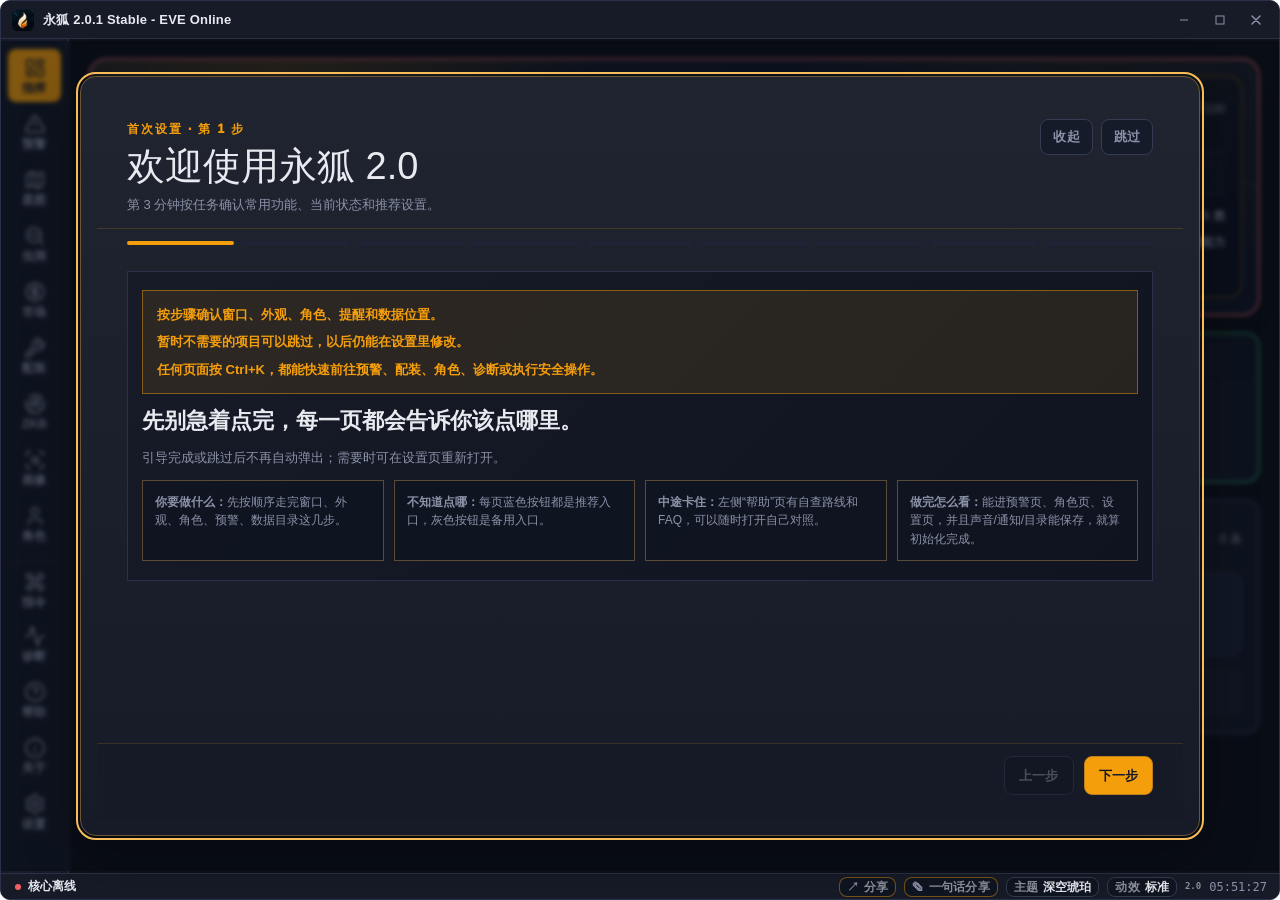
<file: v2-alpha/patches/2.0.1/4/frontend/index.html>
<!doctype html>
<html lang="zh-CN">
  <head>
    <meta charset="UTF-8" />
    <meta name="viewport" content="width=device-width, initial-scale=1.0" />
    <!-- Web App Manifest：网页版可安装到桌面 / 手机主屏。桌面端（Tauri）不读这些标签，
         构建产物与安装包行为不受影响；manifest / 图标都在 public/ 下随构建原样发布。 -->
    <link rel="manifest" href="./manifest.webmanifest" />
    <meta name="theme-color" content="#3aa7ff" />
    <meta name="application-name" content="永狐" />
    <link rel="icon" type="image/png" sizes="32x32" href="./icons/everfox-32.png" />
    <link rel="apple-touch-icon" sizes="256x256" href="./icons/everfox-256.png" />
    <title>永狐 - EVE Online Companion</title>
    <script>
      (() => {
        const params = new URLSearchParams(location.search);
        if (params.get('intel-overlay') === '1') {
          document.documentElement.dataset.shell = 'overlay';
        } else if (params.get('region-selector') === '1') {
          document.documentElement.dataset.shell = 'region';
        } else {
          document.documentElement.dataset.shell = 'main';
        }

        if (document.documentElement.dataset.shell !== 'main') return;

        try {
          document.documentElement.dataset.bootTheme = 'eve-hud';
          const prefs = JSON.parse(localStorage.getItem('everfox.ui.preferences.v1') || '{}');
          const preset = String(prefs.theme_preset || '').toLowerCase().trim();
          const dark = prefs.dark_theme !== false;
          const knownPresets = new Set([
            'arknights-terminal',
            'arknights-terminal-light',
            'endfield-industries',
            'endfield-industries-light',
            'classic-voice',
            'eve-hud',
            'concord-control',
            'liquid-glass',
            'nailoong-secret',
            'wormhole-scan',
            'nebula',
            'mist-blue',
            'sand-amber',
            'sage-green',
            'ice-cyan',
            'peach-rose',
          ]);
          const darkBootPresets = new Set([
            'arknights-terminal',
            'endfield-industries',
            'eve-hud',
            'wormhole-scan',
            'nebula',
          ]);
          if (knownPresets.has(preset) && darkBootPresets.has(preset)) {
            document.documentElement.dataset.bootTheme = preset;
          } else if (dark) {
            document.documentElement.dataset.bootTheme = 'dark-amber';
          }
          if (prefs.accent_color && /^#[0-9a-f]{6}$/i.test(String(prefs.accent_color))) {
            document.documentElement.style.setProperty('--boot-accent', prefs.accent_color);
          }
        } catch {
          document.documentElement.dataset.bootTheme = 'dark-amber';
        }
      })();
    </script>
    <style>
      :root {
        --boot-accent: #f59e0b;
        --boot-text: #dbeafe;
        --boot-muted: #93a4bd;
        --boot-card: rgba(15, 23, 42, 0.82);
        --boot-border: rgba(245, 158, 11, 0.28);
        --boot-bg:
          radial-gradient(circle at 50% 40%, rgba(245, 158, 11, 0.18), transparent 34%),
          linear-gradient(135deg, #080b12 0%, #0d1422 52%, #070a10 100%);
        --boot-shadow: rgba(0, 0, 0, 0.42);
        --boot-bar-bg: rgba(148, 163, 184, 0.18);
        --boot-bar-fill: linear-gradient(90deg, var(--boot-accent), #fbbf24);
      }

      html[data-boot-theme="nebula"] {
        --boot-accent: #7c3aed;
        --boot-bg:
          radial-gradient(circle at 30% 24%, rgba(124, 58, 237, 0.30), transparent 34%),
          radial-gradient(circle at 72% 40%, rgba(37, 99, 235, 0.22), transparent 34%),
          linear-gradient(135deg, #171328 0%, #13244f 56%, #080b18 100%);
        --boot-border: rgba(124, 58, 237, 0.42);
        --boot-bar-fill: linear-gradient(90deg, #8b5cf6, #2563eb);
      }

      html[data-boot-theme="mist-blue"],
      html[data-boot-theme="concord-control"],
      html[data-boot-theme="liquid-glass"] {
        --boot-accent: #0ea5e9;
        --boot-text: #112b34;
        --boot-muted: #3e6671;
        --boot-card: rgba(247, 253, 255, 0.80);
        --boot-border: rgba(14, 165, 233, 0.30);
        --boot-bg:
          radial-gradient(circle at 26% 24%, rgba(255, 255, 255, 0.58), transparent 24%),
          radial-gradient(circle at 76% 20%, rgba(14, 165, 233, 0.24), transparent 28%),
          linear-gradient(135deg, #e8f8fb 0%, #d2eef3 52%, #f7fdff 100%);
        --boot-shadow: rgba(32, 58, 88, 0.16);
        --boot-bar-bg: rgba(14, 165, 233, 0.16);
        --boot-bar-fill: linear-gradient(90deg, #0ea5e9, #67e8f9);
      }

      html[data-boot-theme="sand-amber"] {
        --boot-accent: #d97706;
        --boot-text: #30271f;
        --boot-muted: #6d5b49;
        --boot-card: rgba(255, 250, 242, 0.82);
        --boot-border: rgba(217, 119, 6, 0.32);
        --boot-bg:
          radial-gradient(circle at 28% 22%, rgba(255, 255, 255, 0.46), transparent 25%),
          linear-gradient(135deg, #f7f1e7 0%, #eadfce 54%, #fffaf2 100%);
        --boot-shadow: rgba(93, 64, 28, 0.14);
        --boot-bar-fill: linear-gradient(90deg, #d97706, #fbbf24);
      }

      html[data-boot-theme="sage-green"] {
        --boot-accent: #16a34a;
        --boot-text: #1d2c22;
        --boot-muted: #4d6655;
        --boot-card: rgba(248, 251, 247, 0.82);
        --boot-border: rgba(22, 163, 74, 0.28);
        --boot-bg:
          radial-gradient(circle at 74% 22%, rgba(22, 163, 74, 0.20), transparent 28%),
          linear-gradient(135deg, #edf3ed 0%, #d9e6dc 54%, #f8fbf7 100%);
        --boot-shadow: rgba(30, 76, 48, 0.14);
        --boot-bar-fill: linear-gradient(90deg, #16a34a, #86efac);
      }

      html[data-boot-theme="peach-rose"] {
        --boot-accent: #e11d48;
        --boot-text: #351f1b;
        --boot-muted: #744f47;
        --boot-card: rgba(255, 250, 247, 0.82);
        --boot-border: rgba(225, 29, 72, 0.26);
        --boot-bg:
          radial-gradient(circle at 28% 22%, rgba(225, 29, 72, 0.16), transparent 30%),
          linear-gradient(135deg, #fff1ec 0%, #f7d8ce 56%, #fffaf7 100%);
        --boot-shadow: rgba(118, 48, 39, 0.14);
        --boot-bar-fill: linear-gradient(90deg, #e11d48, #fb7185);
      }

      html[data-boot-theme="arknights-terminal"] {
        --boot-accent: #00a3ff;
        --boot-text: #f4f7fb;
        --boot-muted: #aab5bf;
        --boot-card: rgba(8, 11, 16, 0.88);
        --boot-border: rgba(0, 163, 255, 0.36);
        --boot-bg:
          linear-gradient(90deg, rgba(244, 247, 251, 0.06) 0 1px, transparent 1px) 0 0 / 34px 34px,
          linear-gradient(0deg, rgba(244, 247, 251, 0.04) 0 1px, transparent 1px) 0 0 / 34px 34px,
          linear-gradient(135deg, #05070a 0%, #0b1118 58%, #030609 100%);
        --boot-bar-fill: linear-gradient(90deg, #00a3ff, #f4f7fb);
      }

      html[data-boot-theme="arknights-terminal-light"] {
        --boot-accent: #008fd8;
        --boot-text: #111820;
        --boot-muted: #334150;
        --boot-card: rgba(251, 252, 253, 0.88);
        --boot-border: rgba(0, 143, 216, 0.32);
        --boot-bg:
          linear-gradient(90deg, rgba(17, 24, 32, 0.05) 0 1px, transparent 1px) 0 0 / 34px 34px,
          linear-gradient(135deg, #f8fafc 0%, #dfe7ee 58%, #eef2f5 100%);
        --boot-shadow: rgba(47, 58, 68, 0.14);
        --boot-bar-fill: linear-gradient(90deg, #008fd8, #111820);
      }

      html[data-boot-theme="endfield-industries"],
      html[data-boot-theme="endfield-industries-light"] {
        --boot-accent: #fffa00;
        --boot-bg:
          linear-gradient(135deg, transparent 0 40%, rgba(255, 250, 0, 0.14) 40% 46%, transparent 46%),
          linear-gradient(135deg, #101010 0%, #191919 58%, #060708 100%);
        --boot-border: rgba(255, 250, 0, 0.42);
        --boot-bar-fill: linear-gradient(90deg, #fffa00, #f2f2f2);
      }

      html[data-boot-theme="classic-voice"] {
        --boot-accent: #2f78b7;
        --boot-text: #111111;
        --boot-muted: #526170;
        --boot-card: rgba(255, 255, 255, 0.86);
        --boot-border: rgba(47, 120, 183, 0.30);
        --boot-bg:
          linear-gradient(135deg, #f4f4f4 0%, #d4e2ef 52%, #ffffff 100%);
        --boot-shadow: rgba(65, 81, 96, 0.16);
        --boot-bar-fill: linear-gradient(90deg, #2f78b7, #93c5fd);
      }

      html[data-boot-theme="eve-hud"] {
        --boot-accent: #3aa7ff;
        --boot-bg:
          radial-gradient(circle at 78% 18%, rgba(58, 167, 255, 0.20), transparent 30%),
          linear-gradient(135deg, #05090d 0%, #0d151d 56%, #030609 100%);
        --boot-border: rgba(58, 167, 255, 0.36);
        --boot-bar-fill: linear-gradient(90deg, #3aa7ff, #b7e4ff);
      }

      html[data-boot-theme="wormhole-scan"] {
        --boot-accent: #fcee09;
        --boot-bg:
          radial-gradient(circle at 82% 20%, rgba(252, 238, 9, 0.13), transparent 30%),
          radial-gradient(circle at 10% 82%, rgba(255, 49, 88, 0.10), transparent 28%),
          linear-gradient(135deg, #050505 0%, #191315 56%, #090808 100%);
        --boot-border: rgba(252, 238, 9, 0.38);
        --boot-bar-fill: linear-gradient(90deg, #fcee09, #ff3158);
      }

      html[data-boot-theme="nailoong-secret"] {
        --boot-accent: #75c943;
        --boot-text: #33260a;
        --boot-muted: #6f551e;
        --boot-card: rgba(255, 249, 223, 0.84);
        --boot-border: rgba(117, 201, 67, 0.36);
        --boot-bg:
          url("data:image/svg+xml,%3csvg%20xmlns='http://www.w3.org/2000/svg'%20viewBox='0%200%20960%20720'%20role='img'%20aria-label='Nailoong%20inspired%20soft%20mascot%20background'%3e%3cdefs%3e%3cradialGradient%20id='body'%20cx='46%25'%20cy='31%25'%20r='68%25'%3e%3cstop%20offset='0'%20stop-color='%23fff08d'/%3e%3cstop%20offset='0.48'%20stop-color='%23ffd84f'/%3e%3cstop%20offset='1'%20stop-color='%23f0ad2f'/%3e%3c/radialGradient%3e%3cradialGradient%20id='belly'%20cx='48%25'%20cy='34%25'%20r='65%25'%3e%3cstop%20offset='0'%20stop-color='%23fffbd5'/%3e%3cstop%20offset='1'%20stop-color='%23ffe98a'/%3e%3c/radialGradient%3e%3cradialGradient%20id='eye'%20cx='42%25'%20cy='35%25'%20r='70%25'%3e%3cstop%20offset='0'%20stop-color='%23d8ff8a'/%3e%3cstop%20offset='0.58'%20stop-color='%2378c63d'/%3e%3cstop%20offset='1'%20stop-color='%231d3512'/%3e%3c/radialGradient%3e%3cfilter%20id='softShadow'%20x='-30%25'%20y='-30%25'%20width='160%25'%20height='160%25'%3e%3cfeDropShadow%20dx='0'%20dy='32'%20stdDeviation='24'%20flood-color='%23a56b15'%20flood-opacity='0.24'/%3e%3c/filter%3e%3c/defs%3e%3crect%20width='960'%20height='720'%20fill='none'/%3e%3cg%20opacity='0.95'%20filter='url(%23softShadow)'%3e%3cellipse%20cx='512'%20cy='444'%20rx='198'%20ry='224'%20fill='url(%23body)'/%3e%3cellipse%20cx='512'%20cy='512'%20rx='118'%20ry='126'%20fill='url(%23belly)'%20opacity='0.78'/%3e%3ccircle%20cx='420'%20cy='292'%20r='116'%20fill='url(%23body)'/%3e%3ccircle%20cx='596'%20cy='292'%20r='116'%20fill='url(%23body)'/%3e%3cellipse%20cx='508'%20cy='336'%20rx='190'%20ry='154'%20fill='url(%23body)'/%3e%3cellipse%20cx='435'%20cy='314'%20rx='45'%20ry='58'%20fill='%23fffdf2'/%3e%3cellipse%20cx='585'%20cy='314'%20rx='45'%20ry='58'%20fill='%23fffdf2'/%3e%3cellipse%20cx='440'%20cy='319'%20rx='31'%20ry='42'%20fill='url(%23eye)'/%3e%3cellipse%20cx='580'%20cy='319'%20rx='31'%20ry='42'%20fill='url(%23eye)'/%3e%3cellipse%20cx='444'%20cy='324'%20rx='15'%20ry='22'%20fill='%2321320e'/%3e%3cellipse%20cx='576'%20cy='324'%20rx='15'%20ry='22'%20fill='%2321320e'/%3e%3ccircle%20cx='430'%20cy='300'%20r='10'%20fill='%23ffffff'%20opacity='0.88'/%3e%3ccircle%20cx='590'%20cy='300'%20r='10'%20fill='%23ffffff'%20opacity='0.88'/%3e%3cpath%20d='M482%20390c18%2013%2043%2013%2061%200'%20fill='none'%20stroke='%237a541b'%20stroke-width='12'%20stroke-linecap='round'%20opacity='0.46'/%3e%3cellipse%20cx='330'%20cy='480'%20rx='42'%20ry='86'%20fill='%23f8bf34'%20transform='rotate(-24%20330%20480)'/%3e%3cellipse%20cx='690'%20cy='480'%20rx='42'%20ry='86'%20fill='%23f8bf34'%20transform='rotate(24%20690%20480)'/%3e%3cellipse%20cx='436'%20cy='640'%20rx='58'%20ry='36'%20fill='%23e9a12c'/%3e%3cellipse%20cx='584'%20cy='640'%20rx='58'%20ry='36'%20fill='%23e9a12c'/%3e%3c/g%3e%3cg%20opacity='0.34'%3e%3ccircle%20cx='176'%20cy='156'%20r='16'%20fill='%23ffffff'/%3e%3ccircle%20cx='236'%20cy='112'%20r='7'%20fill='%23ffffff'/%3e%3ccircle%20cx='784'%20cy='150'%20r='10'%20fill='%23ffffff'/%3e%3ccircle%20cx='804'%20cy='230'%20r='5'%20fill='%23ffffff'/%3e%3cpath%20d='M148%20588c62-54%20128-66%20198-36'%20fill='none'%20stroke='%23fff6bf'%20stroke-width='18'%20stroke-linecap='round'/%3e%3cpath%20d='M720%20594c54-44%20104-48%20154-12'%20fill='none'%20stroke='%23fff6bf'%20stroke-width='14'%20stroke-linecap='round'/%3e%3c/g%3e%3c/svg%3e") right 8vw bottom 6vh / min(62vw, 680px) auto no-repeat,
          radial-gradient(ellipse at 72% 24%, rgba(117, 201, 67, 0.18), transparent 28%),
          radial-gradient(ellipse at 24% 78%, rgba(255, 255, 255, 0.42), transparent 26%),
          linear-gradient(145deg, #fff7c7 0%, #ffe28a 54%, #ffd05a 100%);
        --boot-shadow: rgba(173, 117, 25, 0.16);
        --boot-bar-fill: linear-gradient(90deg, #75c943, #ffe16d);
      }

      html,
      body {
        margin: 0;
        padding: 0;
        min-width: 100%;
        min-height: 100%;
        overflow: hidden;
        background-color: #05090d;
        background: var(--boot-bg);
      }

      html[data-shell="overlay"] body {
        background: transparent;
      }

      #app {
        min-width: 100vw;
        min-height: 100vh;
        background: transparent;
      }

      .boot-splash {
        position: fixed;
        inset: 0;
        display: grid;
        place-items: center;
        color: var(--boot-text);
        font-family: "Microsoft YaHei", "Segoe UI", sans-serif;
        background: var(--boot-bg);
      }

      html[data-shell="overlay"] .boot-splash {
        display: none;
      }

      .boot-card {
        min-width: 220px;
        padding: 18px 20px;
        border: 1px solid var(--boot-border);
        border-radius: 18px;
        background: var(--boot-card);
        box-shadow: 0 24px 80px var(--boot-shadow);
      }

      .boot-title {
        font-size: 18px;
        font-weight: 900;
        letter-spacing: 0.08em;
      }

      .boot-subtitle {
        margin-top: 6px;
        color: var(--boot-muted);
        font-size: 12px;
      }

      .boot-bar {
        width: 100%;
        height: 3px;
        margin-top: 14px;
        overflow: hidden;
        border-radius: 999px;
        background: var(--boot-bar-bg);
      }

      .boot-bar::before {
        content: "";
        display: block;
        width: 42%;
        height: 100%;
        border-radius: inherit;
        background: var(--boot-bar-fill);
        animation: boot-slide 1.15s ease-in-out infinite;
      }

      @keyframes boot-slide {
        0% { transform: translateX(-110%); }
        100% { transform: translateX(250%); }
      }
    </style>
    <script type="module" crossorigin src="./assets/index-BAnY-hEk.js"></script>
    <link rel="modulepreload" crossorigin href="./assets/vue-vendor-pmx_AwOK.js">
    <link rel="modulepreload" crossorigin href="./assets/icon-vendor-oDlYfQ0O.js">
    <link rel="modulepreload" crossorigin href="./assets/fitting-support-BiirYxWJ.js">
    <link rel="modulepreload" crossorigin href="./assets/tauri-vendor-BGFF5xE0.js">
    <link rel="modulepreload" crossorigin href="./assets/cloudbase-streams-Ce_DkCVF.js">
    <link rel="modulepreload" crossorigin href="./assets/cloudbase-adapters-VTAQ96M2.js">
    <link rel="stylesheet" crossorigin href="./assets/fitting-support-K3KRTMwk.css">
    <link rel="stylesheet" crossorigin href="./assets/index-B7RT7_WD.css">
  </head>
  <body>
    <div id="app">
      <div class="boot-splash">
        <div class="boot-card">
          <div class="boot-title">永狐</div>
          <div class="boot-subtitle">正在启动情报与预警面板...</div>
          <div class="boot-bar"></div>
        </div>
      </div>
    </div>
  </body>
</html>
</file>
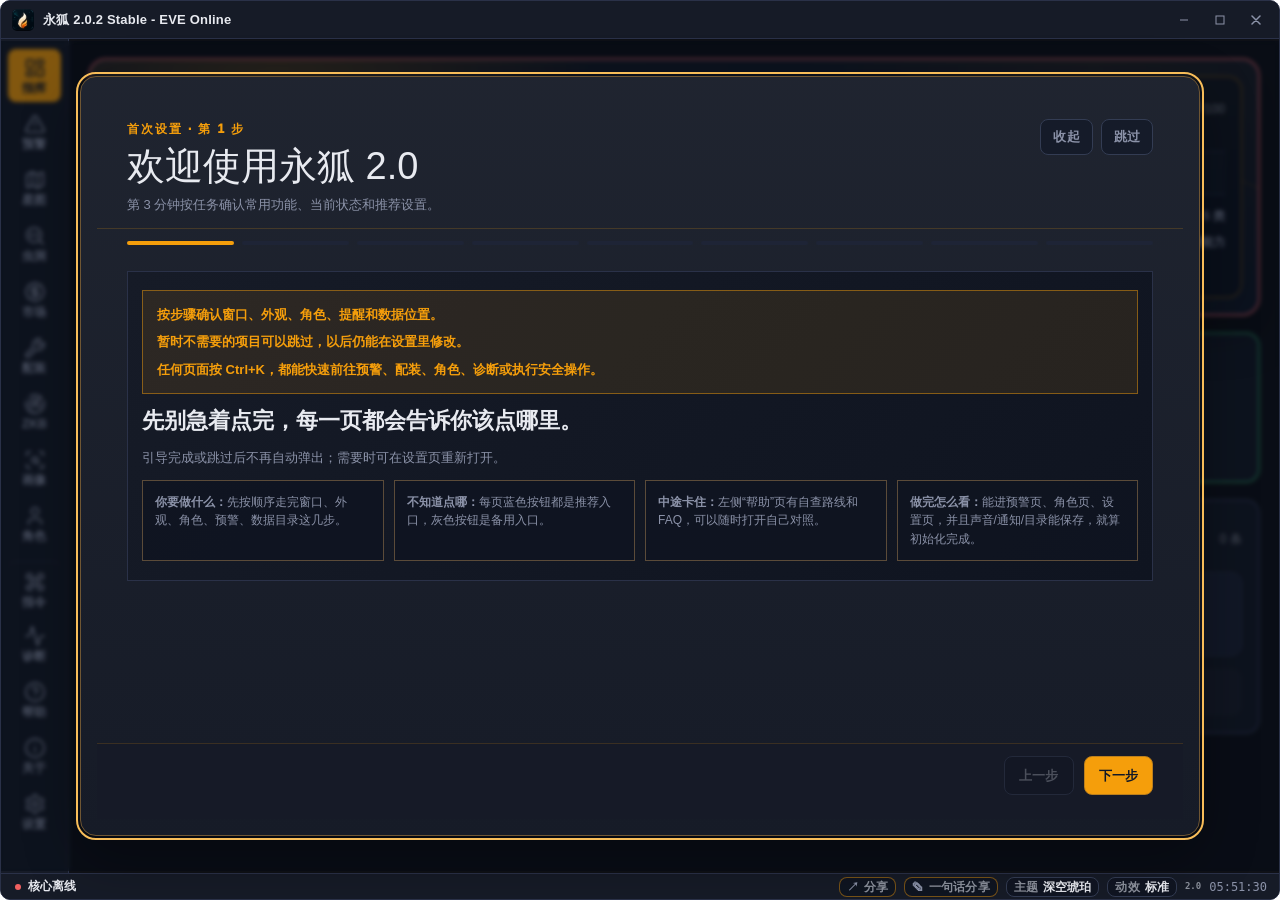
<file: v2-alpha/patches/2.0.1/5/frontend/index.html>
<!doctype html>
<html lang="zh-CN">
  <head>
    <meta charset="UTF-8" />
    <meta name="viewport" content="width=device-width, initial-scale=1.0" />
    <!-- Web App Manifest：网页版可安装到桌面 / 手机主屏。桌面端（Tauri）不读这些标签，
         构建产物与安装包行为不受影响；manifest / 图标都在 public/ 下随构建原样发布。 -->
    <link rel="manifest" href="./manifest.webmanifest" />
    <meta name="theme-color" content="#3aa7ff" />
    <meta name="application-name" content="永狐" />
    <link rel="icon" type="image/png" sizes="32x32" href="./icons/everfox-32.png" />
    <link rel="apple-touch-icon" sizes="256x256" href="./icons/everfox-256.png" />
    <title>永狐 - EVE Online Companion</title>
    <script>
      (() => {
        const params = new URLSearchParams(location.search);
        if (params.get('intel-overlay') === '1') {
          document.documentElement.dataset.shell = 'overlay';
        } else if (params.get('region-selector') === '1') {
          document.documentElement.dataset.shell = 'region';
        } else {
          document.documentElement.dataset.shell = 'main';
        }

        if (document.documentElement.dataset.shell !== 'main') return;

        try {
          document.documentElement.dataset.bootTheme = 'eve-hud';
          const prefs = JSON.parse(localStorage.getItem('everfox.ui.preferences.v1') || '{}');
          const preset = String(prefs.theme_preset || '').toLowerCase().trim();
          const dark = prefs.dark_theme !== false;
          const knownPresets = new Set([
            'arknights-terminal',
            'arknights-terminal-light',
            'endfield-industries',
            'endfield-industries-light',
            'classic-voice',
            'eve-hud',
            'concord-control',
            'liquid-glass',
            'nailoong-secret',
            'wormhole-scan',
            'nebula',
            'mist-blue',
            'sand-amber',
            'sage-green',
            'ice-cyan',
            'peach-rose',
          ]);
          const darkBootPresets = new Set([
            'arknights-terminal',
            'endfield-industries',
            'eve-hud',
            'wormhole-scan',
            'nebula',
          ]);
          if (knownPresets.has(preset) && darkBootPresets.has(preset)) {
            document.documentElement.dataset.bootTheme = preset;
          } else if (dark) {
            document.documentElement.dataset.bootTheme = 'dark-amber';
          }
          if (prefs.accent_color && /^#[0-9a-f]{6}$/i.test(String(prefs.accent_color))) {
            document.documentElement.style.setProperty('--boot-accent', prefs.accent_color);
          }
        } catch {
          document.documentElement.dataset.bootTheme = 'dark-amber';
        }
      })();
    </script>
    <style>
      :root {
        --boot-accent: #f59e0b;
        --boot-text: #dbeafe;
        --boot-muted: #93a4bd;
        --boot-card: rgba(15, 23, 42, 0.82);
        --boot-border: rgba(245, 158, 11, 0.28);
        --boot-bg:
          radial-gradient(circle at 50% 40%, rgba(245, 158, 11, 0.18), transparent 34%),
          linear-gradient(135deg, #080b12 0%, #0d1422 52%, #070a10 100%);
        --boot-shadow: rgba(0, 0, 0, 0.42);
        --boot-bar-bg: rgba(148, 163, 184, 0.18);
        --boot-bar-fill: linear-gradient(90deg, var(--boot-accent), #fbbf24);
      }

      html[data-boot-theme="nebula"] {
        --boot-accent: #7c3aed;
        --boot-bg:
          radial-gradient(circle at 30% 24%, rgba(124, 58, 237, 0.30), transparent 34%),
          radial-gradient(circle at 72% 40%, rgba(37, 99, 235, 0.22), transparent 34%),
          linear-gradient(135deg, #171328 0%, #13244f 56%, #080b18 100%);
        --boot-border: rgba(124, 58, 237, 0.42);
        --boot-bar-fill: linear-gradient(90deg, #8b5cf6, #2563eb);
      }

      html[data-boot-theme="mist-blue"],
      html[data-boot-theme="concord-control"],
      html[data-boot-theme="liquid-glass"] {
        --boot-accent: #0ea5e9;
        --boot-text: #112b34;
        --boot-muted: #3e6671;
        --boot-card: rgba(247, 253, 255, 0.80);
        --boot-border: rgba(14, 165, 233, 0.30);
        --boot-bg:
          radial-gradient(circle at 26% 24%, rgba(255, 255, 255, 0.58), transparent 24%),
          radial-gradient(circle at 76% 20%, rgba(14, 165, 233, 0.24), transparent 28%),
          linear-gradient(135deg, #e8f8fb 0%, #d2eef3 52%, #f7fdff 100%);
        --boot-shadow: rgba(32, 58, 88, 0.16);
        --boot-bar-bg: rgba(14, 165, 233, 0.16);
        --boot-bar-fill: linear-gradient(90deg, #0ea5e9, #67e8f9);
      }

      html[data-boot-theme="sand-amber"] {
        --boot-accent: #d97706;
        --boot-text: #30271f;
        --boot-muted: #6d5b49;
        --boot-card: rgba(255, 250, 242, 0.82);
        --boot-border: rgba(217, 119, 6, 0.32);
        --boot-bg:
          radial-gradient(circle at 28% 22%, rgba(255, 255, 255, 0.46), transparent 25%),
          linear-gradient(135deg, #f7f1e7 0%, #eadfce 54%, #fffaf2 100%);
        --boot-shadow: rgba(93, 64, 28, 0.14);
        --boot-bar-fill: linear-gradient(90deg, #d97706, #fbbf24);
      }

      html[data-boot-theme="sage-green"] {
        --boot-accent: #16a34a;
        --boot-text: #1d2c22;
        --boot-muted: #4d6655;
        --boot-card: rgba(248, 251, 247, 0.82);
        --boot-border: rgba(22, 163, 74, 0.28);
        --boot-bg:
          radial-gradient(circle at 74% 22%, rgba(22, 163, 74, 0.20), transparent 28%),
          linear-gradient(135deg, #edf3ed 0%, #d9e6dc 54%, #f8fbf7 100%);
        --boot-shadow: rgba(30, 76, 48, 0.14);
        --boot-bar-fill: linear-gradient(90deg, #16a34a, #86efac);
      }

      html[data-boot-theme="peach-rose"] {
        --boot-accent: #e11d48;
        --boot-text: #351f1b;
        --boot-muted: #744f47;
        --boot-card: rgba(255, 250, 247, 0.82);
        --boot-border: rgba(225, 29, 72, 0.26);
        --boot-bg:
          radial-gradient(circle at 28% 22%, rgba(225, 29, 72, 0.16), transparent 30%),
          linear-gradient(135deg, #fff1ec 0%, #f7d8ce 56%, #fffaf7 100%);
        --boot-shadow: rgba(118, 48, 39, 0.14);
        --boot-bar-fill: linear-gradient(90deg, #e11d48, #fb7185);
      }

      html[data-boot-theme="arknights-terminal"] {
        --boot-accent: #00a3ff;
        --boot-text: #f4f7fb;
        --boot-muted: #aab5bf;
        --boot-card: rgba(8, 11, 16, 0.88);
        --boot-border: rgba(0, 163, 255, 0.36);
        --boot-bg:
          linear-gradient(90deg, rgba(244, 247, 251, 0.06) 0 1px, transparent 1px) 0 0 / 34px 34px,
          linear-gradient(0deg, rgba(244, 247, 251, 0.04) 0 1px, transparent 1px) 0 0 / 34px 34px,
          linear-gradient(135deg, #05070a 0%, #0b1118 58%, #030609 100%);
        --boot-bar-fill: linear-gradient(90deg, #00a3ff, #f4f7fb);
      }

      html[data-boot-theme="arknights-terminal-light"] {
        --boot-accent: #008fd8;
        --boot-text: #111820;
        --boot-muted: #334150;
        --boot-card: rgba(251, 252, 253, 0.88);
        --boot-border: rgba(0, 143, 216, 0.32);
        --boot-bg:
          linear-gradient(90deg, rgba(17, 24, 32, 0.05) 0 1px, transparent 1px) 0 0 / 34px 34px,
          linear-gradient(135deg, #f8fafc 0%, #dfe7ee 58%, #eef2f5 100%);
        --boot-shadow: rgba(47, 58, 68, 0.14);
        --boot-bar-fill: linear-gradient(90deg, #008fd8, #111820);
      }

      html[data-boot-theme="endfield-industries"],
      html[data-boot-theme="endfield-industries-light"] {
        --boot-accent: #fffa00;
        --boot-bg:
          linear-gradient(135deg, transparent 0 40%, rgba(255, 250, 0, 0.14) 40% 46%, transparent 46%),
          linear-gradient(135deg, #101010 0%, #191919 58%, #060708 100%);
        --boot-border: rgba(255, 250, 0, 0.42);
        --boot-bar-fill: linear-gradient(90deg, #fffa00, #f2f2f2);
      }

      html[data-boot-theme="classic-voice"] {
        --boot-accent: #2f78b7;
        --boot-text: #111111;
        --boot-muted: #526170;
        --boot-card: rgba(255, 255, 255, 0.86);
        --boot-border: rgba(47, 120, 183, 0.30);
        --boot-bg:
          linear-gradient(135deg, #f4f4f4 0%, #d4e2ef 52%, #ffffff 100%);
        --boot-shadow: rgba(65, 81, 96, 0.16);
        --boot-bar-fill: linear-gradient(90deg, #2f78b7, #93c5fd);
      }

      html[data-boot-theme="eve-hud"] {
        --boot-accent: #3aa7ff;
        --boot-bg:
          radial-gradient(circle at 78% 18%, rgba(58, 167, 255, 0.20), transparent 30%),
          linear-gradient(135deg, #05090d 0%, #0d151d 56%, #030609 100%);
        --boot-border: rgba(58, 167, 255, 0.36);
        --boot-bar-fill: linear-gradient(90deg, #3aa7ff, #b7e4ff);
      }

      html[data-boot-theme="wormhole-scan"] {
        --boot-accent: #fcee09;
        --boot-bg:
          radial-gradient(circle at 82% 20%, rgba(252, 238, 9, 0.13), transparent 30%),
          radial-gradient(circle at 10% 82%, rgba(255, 49, 88, 0.10), transparent 28%),
          linear-gradient(135deg, #050505 0%, #191315 56%, #090808 100%);
        --boot-border: rgba(252, 238, 9, 0.38);
        --boot-bar-fill: linear-gradient(90deg, #fcee09, #ff3158);
      }

      html[data-boot-theme="nailoong-secret"] {
        --boot-accent: #75c943;
        --boot-text: #33260a;
        --boot-muted: #6f551e;
        --boot-card: rgba(255, 249, 223, 0.84);
        --boot-border: rgba(117, 201, 67, 0.36);
        --boot-bg:
          url("data:image/svg+xml,%3csvg%20xmlns='http://www.w3.org/2000/svg'%20viewBox='0%200%20960%20720'%20role='img'%20aria-label='Nailoong%20inspired%20soft%20mascot%20background'%3e%3cdefs%3e%3cradialGradient%20id='body'%20cx='46%25'%20cy='31%25'%20r='68%25'%3e%3cstop%20offset='0'%20stop-color='%23fff08d'/%3e%3cstop%20offset='0.48'%20stop-color='%23ffd84f'/%3e%3cstop%20offset='1'%20stop-color='%23f0ad2f'/%3e%3c/radialGradient%3e%3cradialGradient%20id='belly'%20cx='48%25'%20cy='34%25'%20r='65%25'%3e%3cstop%20offset='0'%20stop-color='%23fffbd5'/%3e%3cstop%20offset='1'%20stop-color='%23ffe98a'/%3e%3c/radialGradient%3e%3cradialGradient%20id='eye'%20cx='42%25'%20cy='35%25'%20r='70%25'%3e%3cstop%20offset='0'%20stop-color='%23d8ff8a'/%3e%3cstop%20offset='0.58'%20stop-color='%2378c63d'/%3e%3cstop%20offset='1'%20stop-color='%231d3512'/%3e%3c/radialGradient%3e%3cfilter%20id='softShadow'%20x='-30%25'%20y='-30%25'%20width='160%25'%20height='160%25'%3e%3cfeDropShadow%20dx='0'%20dy='32'%20stdDeviation='24'%20flood-color='%23a56b15'%20flood-opacity='0.24'/%3e%3c/filter%3e%3c/defs%3e%3crect%20width='960'%20height='720'%20fill='none'/%3e%3cg%20opacity='0.95'%20filter='url(%23softShadow)'%3e%3cellipse%20cx='512'%20cy='444'%20rx='198'%20ry='224'%20fill='url(%23body)'/%3e%3cellipse%20cx='512'%20cy='512'%20rx='118'%20ry='126'%20fill='url(%23belly)'%20opacity='0.78'/%3e%3ccircle%20cx='420'%20cy='292'%20r='116'%20fill='url(%23body)'/%3e%3ccircle%20cx='596'%20cy='292'%20r='116'%20fill='url(%23body)'/%3e%3cellipse%20cx='508'%20cy='336'%20rx='190'%20ry='154'%20fill='url(%23body)'/%3e%3cellipse%20cx='435'%20cy='314'%20rx='45'%20ry='58'%20fill='%23fffdf2'/%3e%3cellipse%20cx='585'%20cy='314'%20rx='45'%20ry='58'%20fill='%23fffdf2'/%3e%3cellipse%20cx='440'%20cy='319'%20rx='31'%20ry='42'%20fill='url(%23eye)'/%3e%3cellipse%20cx='580'%20cy='319'%20rx='31'%20ry='42'%20fill='url(%23eye)'/%3e%3cellipse%20cx='444'%20cy='324'%20rx='15'%20ry='22'%20fill='%2321320e'/%3e%3cellipse%20cx='576'%20cy='324'%20rx='15'%20ry='22'%20fill='%2321320e'/%3e%3ccircle%20cx='430'%20cy='300'%20r='10'%20fill='%23ffffff'%20opacity='0.88'/%3e%3ccircle%20cx='590'%20cy='300'%20r='10'%20fill='%23ffffff'%20opacity='0.88'/%3e%3cpath%20d='M482%20390c18%2013%2043%2013%2061%200'%20fill='none'%20stroke='%237a541b'%20stroke-width='12'%20stroke-linecap='round'%20opacity='0.46'/%3e%3cellipse%20cx='330'%20cy='480'%20rx='42'%20ry='86'%20fill='%23f8bf34'%20transform='rotate(-24%20330%20480)'/%3e%3cellipse%20cx='690'%20cy='480'%20rx='42'%20ry='86'%20fill='%23f8bf34'%20transform='rotate(24%20690%20480)'/%3e%3cellipse%20cx='436'%20cy='640'%20rx='58'%20ry='36'%20fill='%23e9a12c'/%3e%3cellipse%20cx='584'%20cy='640'%20rx='58'%20ry='36'%20fill='%23e9a12c'/%3e%3c/g%3e%3cg%20opacity='0.34'%3e%3ccircle%20cx='176'%20cy='156'%20r='16'%20fill='%23ffffff'/%3e%3ccircle%20cx='236'%20cy='112'%20r='7'%20fill='%23ffffff'/%3e%3ccircle%20cx='784'%20cy='150'%20r='10'%20fill='%23ffffff'/%3e%3ccircle%20cx='804'%20cy='230'%20r='5'%20fill='%23ffffff'/%3e%3cpath%20d='M148%20588c62-54%20128-66%20198-36'%20fill='none'%20stroke='%23fff6bf'%20stroke-width='18'%20stroke-linecap='round'/%3e%3cpath%20d='M720%20594c54-44%20104-48%20154-12'%20fill='none'%20stroke='%23fff6bf'%20stroke-width='14'%20stroke-linecap='round'/%3e%3c/g%3e%3c/svg%3e") right 8vw bottom 6vh / min(62vw, 680px) auto no-repeat,
          radial-gradient(ellipse at 72% 24%, rgba(117, 201, 67, 0.18), transparent 28%),
          radial-gradient(ellipse at 24% 78%, rgba(255, 255, 255, 0.42), transparent 26%),
          linear-gradient(145deg, #fff7c7 0%, #ffe28a 54%, #ffd05a 100%);
        --boot-shadow: rgba(173, 117, 25, 0.16);
        --boot-bar-fill: linear-gradient(90deg, #75c943, #ffe16d);
      }

      html,
      body {
        margin: 0;
        padding: 0;
        min-width: 100%;
        min-height: 100%;
        overflow: hidden;
        background-color: #05090d;
        background: var(--boot-bg);
      }

      html[data-shell="overlay"] body {
        background: transparent;
      }

      #app {
        min-width: 100vw;
        min-height: 100vh;
        background: transparent;
      }

      .boot-splash {
        position: fixed;
        inset: 0;
        display: grid;
        place-items: center;
        color: var(--boot-text);
        font-family: "Microsoft YaHei", "Segoe UI", sans-serif;
        background: var(--boot-bg);
      }

      html[data-shell="overlay"] .boot-splash {
        display: none;
      }

      .boot-card {
        min-width: 220px;
        padding: 18px 20px;
        border: 1px solid var(--boot-border);
        border-radius: 18px;
        background: var(--boot-card);
        box-shadow: 0 24px 80px var(--boot-shadow);
      }

      .boot-title {
        font-size: 18px;
        font-weight: 900;
        letter-spacing: 0.08em;
      }

      .boot-subtitle {
        margin-top: 6px;
        color: var(--boot-muted);
        font-size: 12px;
      }

      .boot-bar {
        width: 100%;
        height: 3px;
        margin-top: 14px;
        overflow: hidden;
        border-radius: 999px;
        background: var(--boot-bar-bg);
      }

      .boot-bar::before {
        content: "";
        display: block;
        width: 42%;
        height: 100%;
        border-radius: inherit;
        background: var(--boot-bar-fill);
        animation: boot-slide 1.15s ease-in-out infinite;
      }

      @keyframes boot-slide {
        0% { transform: translateX(-110%); }
        100% { transform: translateX(250%); }
      }
    </style>
    <script type="module" crossorigin src="./assets/index-CSMqAcTj.js"></script>
    <link rel="modulepreload" crossorigin href="./assets/vue-vendor-pmx_AwOK.js">
    <link rel="modulepreload" crossorigin href="./assets/icon-vendor-oDlYfQ0O.js">
    <link rel="modulepreload" crossorigin href="./assets/fitting-support-BiirYxWJ.js">
    <link rel="modulepreload" crossorigin href="./assets/tauri-vendor-BGFF5xE0.js">
    <link rel="modulepreload" crossorigin href="./assets/cloudbase-streams-Ce_DkCVF.js">
    <link rel="modulepreload" crossorigin href="./assets/cloudbase-adapters-VTAQ96M2.js">
    <link rel="stylesheet" crossorigin href="./assets/fitting-support-K3KRTMwk.css">
    <link rel="stylesheet" crossorigin href="./assets/index-B7RT7_WD.css">
  </head>
  <body>
    <div id="app">
      <div class="boot-splash">
        <div class="boot-card">
          <div class="boot-title">永狐</div>
          <div class="boot-subtitle">正在启动情报与预警面板...</div>
          <div class="boot-bar"></div>
        </div>
      </div>
    </div>
  </body>
</html>
</file>
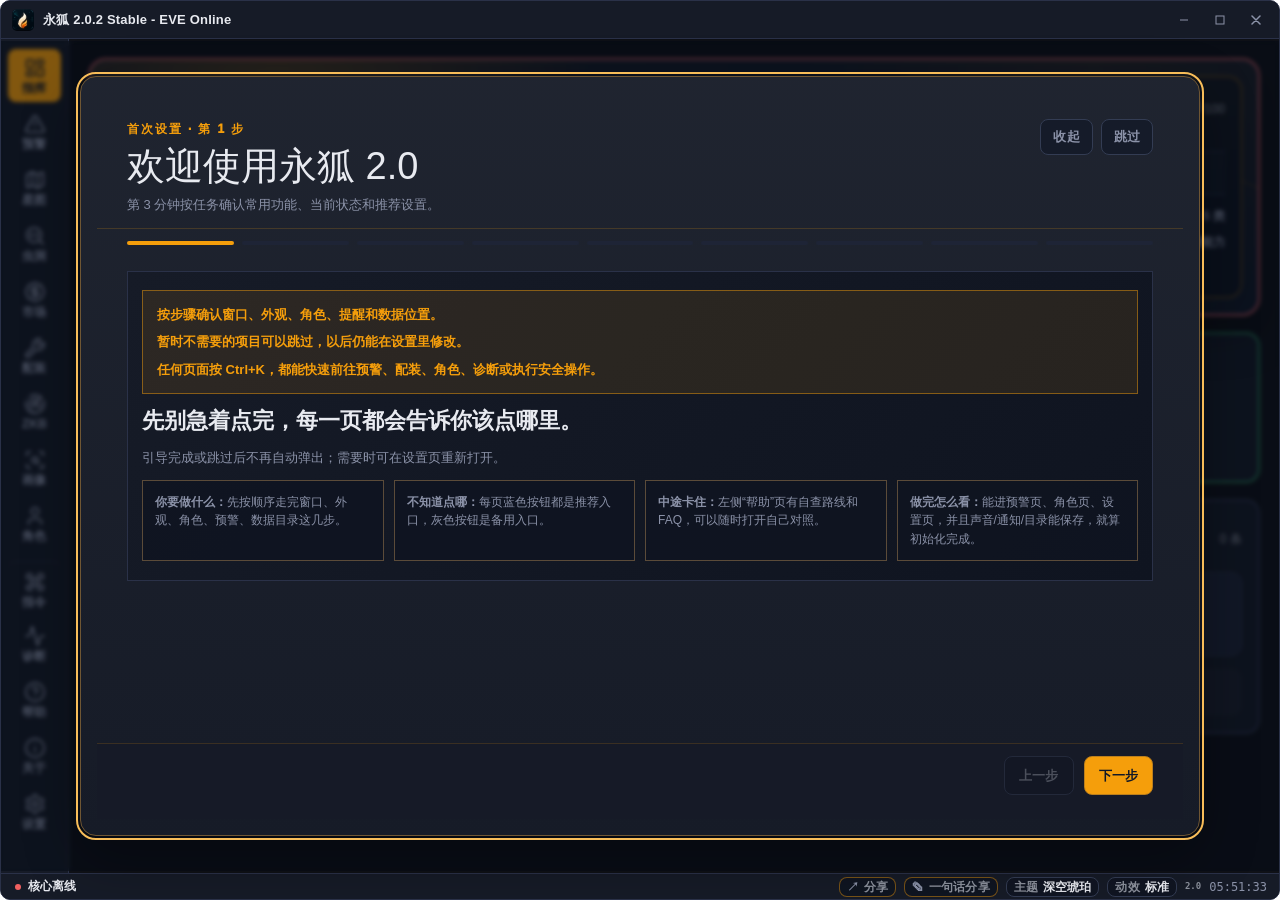
<file: v2-alpha/patches/2.0.1/6/frontend/index.html>
<!doctype html>
<html lang="zh-CN">
  <head>
    <meta charset="UTF-8" />
    <meta name="viewport" content="width=device-width, initial-scale=1.0" />
    <!-- Web App Manifest：网页版可安装到桌面 / 手机主屏。桌面端（Tauri）不读这些标签，
         构建产物与安装包行为不受影响；manifest / 图标都在 public/ 下随构建原样发布。 -->
    <link rel="manifest" href="./manifest.webmanifest" />
    <meta name="theme-color" content="#3aa7ff" />
    <meta name="application-name" content="永狐" />
    <link rel="icon" type="image/png" sizes="32x32" href="./icons/everfox-32.png" />
    <link rel="apple-touch-icon" sizes="256x256" href="./icons/everfox-256.png" />
    <title>永狐 - EVE Online Companion</title>
    <script>
      (() => {
        const params = new URLSearchParams(location.search);
        if (params.get('intel-overlay') === '1') {
          document.documentElement.dataset.shell = 'overlay';
        } else if (params.get('region-selector') === '1') {
          document.documentElement.dataset.shell = 'region';
        } else {
          document.documentElement.dataset.shell = 'main';
        }

        if (document.documentElement.dataset.shell !== 'main') return;

        try {
          document.documentElement.dataset.bootTheme = 'eve-hud';
          const prefs = JSON.parse(localStorage.getItem('everfox.ui.preferences.v1') || '{}');
          const preset = String(prefs.theme_preset || '').toLowerCase().trim();
          const dark = prefs.dark_theme !== false;
          const knownPresets = new Set([
            'arknights-terminal',
            'arknights-terminal-light',
            'endfield-industries',
            'endfield-industries-light',
            'classic-voice',
            'eve-hud',
            'concord-control',
            'liquid-glass',
            'nailoong-secret',
            'wormhole-scan',
            'nebula',
            'mist-blue',
            'sand-amber',
            'sage-green',
            'ice-cyan',
            'peach-rose',
          ]);
          const darkBootPresets = new Set([
            'arknights-terminal',
            'endfield-industries',
            'eve-hud',
            'wormhole-scan',
            'nebula',
          ]);
          if (knownPresets.has(preset) && darkBootPresets.has(preset)) {
            document.documentElement.dataset.bootTheme = preset;
          } else if (dark) {
            document.documentElement.dataset.bootTheme = 'dark-amber';
          }
          if (prefs.accent_color && /^#[0-9a-f]{6}$/i.test(String(prefs.accent_color))) {
            document.documentElement.style.setProperty('--boot-accent', prefs.accent_color);
          }
        } catch {
          document.documentElement.dataset.bootTheme = 'dark-amber';
        }
      })();
    </script>
    <style>
      :root {
        --boot-accent: #f59e0b;
        --boot-text: #dbeafe;
        --boot-muted: #93a4bd;
        --boot-card: rgba(15, 23, 42, 0.82);
        --boot-border: rgba(245, 158, 11, 0.28);
        --boot-bg:
          radial-gradient(circle at 50% 40%, rgba(245, 158, 11, 0.18), transparent 34%),
          linear-gradient(135deg, #080b12 0%, #0d1422 52%, #070a10 100%);
        --boot-shadow: rgba(0, 0, 0, 0.42);
        --boot-bar-bg: rgba(148, 163, 184, 0.18);
        --boot-bar-fill: linear-gradient(90deg, var(--boot-accent), #fbbf24);
      }

      html[data-boot-theme="nebula"] {
        --boot-accent: #7c3aed;
        --boot-bg:
          radial-gradient(circle at 30% 24%, rgba(124, 58, 237, 0.30), transparent 34%),
          radial-gradient(circle at 72% 40%, rgba(37, 99, 235, 0.22), transparent 34%),
          linear-gradient(135deg, #171328 0%, #13244f 56%, #080b18 100%);
        --boot-border: rgba(124, 58, 237, 0.42);
        --boot-bar-fill: linear-gradient(90deg, #8b5cf6, #2563eb);
      }

      html[data-boot-theme="mist-blue"],
      html[data-boot-theme="concord-control"],
      html[data-boot-theme="liquid-glass"] {
        --boot-accent: #0ea5e9;
        --boot-text: #112b34;
        --boot-muted: #3e6671;
        --boot-card: rgba(247, 253, 255, 0.80);
        --boot-border: rgba(14, 165, 233, 0.30);
        --boot-bg:
          radial-gradient(circle at 26% 24%, rgba(255, 255, 255, 0.58), transparent 24%),
          radial-gradient(circle at 76% 20%, rgba(14, 165, 233, 0.24), transparent 28%),
          linear-gradient(135deg, #e8f8fb 0%, #d2eef3 52%, #f7fdff 100%);
        --boot-shadow: rgba(32, 58, 88, 0.16);
        --boot-bar-bg: rgba(14, 165, 233, 0.16);
        --boot-bar-fill: linear-gradient(90deg, #0ea5e9, #67e8f9);
      }

      html[data-boot-theme="sand-amber"] {
        --boot-accent: #d97706;
        --boot-text: #30271f;
        --boot-muted: #6d5b49;
        --boot-card: rgba(255, 250, 242, 0.82);
        --boot-border: rgba(217, 119, 6, 0.32);
        --boot-bg:
          radial-gradient(circle at 28% 22%, rgba(255, 255, 255, 0.46), transparent 25%),
          linear-gradient(135deg, #f7f1e7 0%, #eadfce 54%, #fffaf2 100%);
        --boot-shadow: rgba(93, 64, 28, 0.14);
        --boot-bar-fill: linear-gradient(90deg, #d97706, #fbbf24);
      }

      html[data-boot-theme="sage-green"] {
        --boot-accent: #16a34a;
        --boot-text: #1d2c22;
        --boot-muted: #4d6655;
        --boot-card: rgba(248, 251, 247, 0.82);
        --boot-border: rgba(22, 163, 74, 0.28);
        --boot-bg:
          radial-gradient(circle at 74% 22%, rgba(22, 163, 74, 0.20), transparent 28%),
          linear-gradient(135deg, #edf3ed 0%, #d9e6dc 54%, #f8fbf7 100%);
        --boot-shadow: rgba(30, 76, 48, 0.14);
        --boot-bar-fill: linear-gradient(90deg, #16a34a, #86efac);
      }

      html[data-boot-theme="peach-rose"] {
        --boot-accent: #e11d48;
        --boot-text: #351f1b;
        --boot-muted: #744f47;
        --boot-card: rgba(255, 250, 247, 0.82);
        --boot-border: rgba(225, 29, 72, 0.26);
        --boot-bg:
          radial-gradient(circle at 28% 22%, rgba(225, 29, 72, 0.16), transparent 30%),
          linear-gradient(135deg, #fff1ec 0%, #f7d8ce 56%, #fffaf7 100%);
        --boot-shadow: rgba(118, 48, 39, 0.14);
        --boot-bar-fill: linear-gradient(90deg, #e11d48, #fb7185);
      }

      html[data-boot-theme="arknights-terminal"] {
        --boot-accent: #00a3ff;
        --boot-text: #f4f7fb;
        --boot-muted: #aab5bf;
        --boot-card: rgba(8, 11, 16, 0.88);
        --boot-border: rgba(0, 163, 255, 0.36);
        --boot-bg:
          linear-gradient(90deg, rgba(244, 247, 251, 0.06) 0 1px, transparent 1px) 0 0 / 34px 34px,
          linear-gradient(0deg, rgba(244, 247, 251, 0.04) 0 1px, transparent 1px) 0 0 / 34px 34px,
          linear-gradient(135deg, #05070a 0%, #0b1118 58%, #030609 100%);
        --boot-bar-fill: linear-gradient(90deg, #00a3ff, #f4f7fb);
      }

      html[data-boot-theme="arknights-terminal-light"] {
        --boot-accent: #008fd8;
        --boot-text: #111820;
        --boot-muted: #334150;
        --boot-card: rgba(251, 252, 253, 0.88);
        --boot-border: rgba(0, 143, 216, 0.32);
        --boot-bg:
          linear-gradient(90deg, rgba(17, 24, 32, 0.05) 0 1px, transparent 1px) 0 0 / 34px 34px,
          linear-gradient(135deg, #f8fafc 0%, #dfe7ee 58%, #eef2f5 100%);
        --boot-shadow: rgba(47, 58, 68, 0.14);
        --boot-bar-fill: linear-gradient(90deg, #008fd8, #111820);
      }

      html[data-boot-theme="endfield-industries"],
      html[data-boot-theme="endfield-industries-light"] {
        --boot-accent: #fffa00;
        --boot-bg:
          linear-gradient(135deg, transparent 0 40%, rgba(255, 250, 0, 0.14) 40% 46%, transparent 46%),
          linear-gradient(135deg, #101010 0%, #191919 58%, #060708 100%);
        --boot-border: rgba(255, 250, 0, 0.42);
        --boot-bar-fill: linear-gradient(90deg, #fffa00, #f2f2f2);
      }

      html[data-boot-theme="classic-voice"] {
        --boot-accent: #2f78b7;
        --boot-text: #111111;
        --boot-muted: #526170;
        --boot-card: rgba(255, 255, 255, 0.86);
        --boot-border: rgba(47, 120, 183, 0.30);
        --boot-bg:
          linear-gradient(135deg, #f4f4f4 0%, #d4e2ef 52%, #ffffff 100%);
        --boot-shadow: rgba(65, 81, 96, 0.16);
        --boot-bar-fill: linear-gradient(90deg, #2f78b7, #93c5fd);
      }

      html[data-boot-theme="eve-hud"] {
        --boot-accent: #3aa7ff;
        --boot-bg:
          radial-gradient(circle at 78% 18%, rgba(58, 167, 255, 0.20), transparent 30%),
          linear-gradient(135deg, #05090d 0%, #0d151d 56%, #030609 100%);
        --boot-border: rgba(58, 167, 255, 0.36);
        --boot-bar-fill: linear-gradient(90deg, #3aa7ff, #b7e4ff);
      }

      html[data-boot-theme="wormhole-scan"] {
        --boot-accent: #fcee09;
        --boot-bg:
          radial-gradient(circle at 82% 20%, rgba(252, 238, 9, 0.13), transparent 30%),
          radial-gradient(circle at 10% 82%, rgba(255, 49, 88, 0.10), transparent 28%),
          linear-gradient(135deg, #050505 0%, #191315 56%, #090808 100%);
        --boot-border: rgba(252, 238, 9, 0.38);
        --boot-bar-fill: linear-gradient(90deg, #fcee09, #ff3158);
      }

      html[data-boot-theme="nailoong-secret"] {
        --boot-accent: #75c943;
        --boot-text: #33260a;
        --boot-muted: #6f551e;
        --boot-card: rgba(255, 249, 223, 0.84);
        --boot-border: rgba(117, 201, 67, 0.36);
        --boot-bg:
          url("data:image/svg+xml,%3csvg%20xmlns='http://www.w3.org/2000/svg'%20viewBox='0%200%20960%20720'%20role='img'%20aria-label='Nailoong%20inspired%20soft%20mascot%20background'%3e%3cdefs%3e%3cradialGradient%20id='body'%20cx='46%25'%20cy='31%25'%20r='68%25'%3e%3cstop%20offset='0'%20stop-color='%23fff08d'/%3e%3cstop%20offset='0.48'%20stop-color='%23ffd84f'/%3e%3cstop%20offset='1'%20stop-color='%23f0ad2f'/%3e%3c/radialGradient%3e%3cradialGradient%20id='belly'%20cx='48%25'%20cy='34%25'%20r='65%25'%3e%3cstop%20offset='0'%20stop-color='%23fffbd5'/%3e%3cstop%20offset='1'%20stop-color='%23ffe98a'/%3e%3c/radialGradient%3e%3cradialGradient%20id='eye'%20cx='42%25'%20cy='35%25'%20r='70%25'%3e%3cstop%20offset='0'%20stop-color='%23d8ff8a'/%3e%3cstop%20offset='0.58'%20stop-color='%2378c63d'/%3e%3cstop%20offset='1'%20stop-color='%231d3512'/%3e%3c/radialGradient%3e%3cfilter%20id='softShadow'%20x='-30%25'%20y='-30%25'%20width='160%25'%20height='160%25'%3e%3cfeDropShadow%20dx='0'%20dy='32'%20stdDeviation='24'%20flood-color='%23a56b15'%20flood-opacity='0.24'/%3e%3c/filter%3e%3c/defs%3e%3crect%20width='960'%20height='720'%20fill='none'/%3e%3cg%20opacity='0.95'%20filter='url(%23softShadow)'%3e%3cellipse%20cx='512'%20cy='444'%20rx='198'%20ry='224'%20fill='url(%23body)'/%3e%3cellipse%20cx='512'%20cy='512'%20rx='118'%20ry='126'%20fill='url(%23belly)'%20opacity='0.78'/%3e%3ccircle%20cx='420'%20cy='292'%20r='116'%20fill='url(%23body)'/%3e%3ccircle%20cx='596'%20cy='292'%20r='116'%20fill='url(%23body)'/%3e%3cellipse%20cx='508'%20cy='336'%20rx='190'%20ry='154'%20fill='url(%23body)'/%3e%3cellipse%20cx='435'%20cy='314'%20rx='45'%20ry='58'%20fill='%23fffdf2'/%3e%3cellipse%20cx='585'%20cy='314'%20rx='45'%20ry='58'%20fill='%23fffdf2'/%3e%3cellipse%20cx='440'%20cy='319'%20rx='31'%20ry='42'%20fill='url(%23eye)'/%3e%3cellipse%20cx='580'%20cy='319'%20rx='31'%20ry='42'%20fill='url(%23eye)'/%3e%3cellipse%20cx='444'%20cy='324'%20rx='15'%20ry='22'%20fill='%2321320e'/%3e%3cellipse%20cx='576'%20cy='324'%20rx='15'%20ry='22'%20fill='%2321320e'/%3e%3ccircle%20cx='430'%20cy='300'%20r='10'%20fill='%23ffffff'%20opacity='0.88'/%3e%3ccircle%20cx='590'%20cy='300'%20r='10'%20fill='%23ffffff'%20opacity='0.88'/%3e%3cpath%20d='M482%20390c18%2013%2043%2013%2061%200'%20fill='none'%20stroke='%237a541b'%20stroke-width='12'%20stroke-linecap='round'%20opacity='0.46'/%3e%3cellipse%20cx='330'%20cy='480'%20rx='42'%20ry='86'%20fill='%23f8bf34'%20transform='rotate(-24%20330%20480)'/%3e%3cellipse%20cx='690'%20cy='480'%20rx='42'%20ry='86'%20fill='%23f8bf34'%20transform='rotate(24%20690%20480)'/%3e%3cellipse%20cx='436'%20cy='640'%20rx='58'%20ry='36'%20fill='%23e9a12c'/%3e%3cellipse%20cx='584'%20cy='640'%20rx='58'%20ry='36'%20fill='%23e9a12c'/%3e%3c/g%3e%3cg%20opacity='0.34'%3e%3ccircle%20cx='176'%20cy='156'%20r='16'%20fill='%23ffffff'/%3e%3ccircle%20cx='236'%20cy='112'%20r='7'%20fill='%23ffffff'/%3e%3ccircle%20cx='784'%20cy='150'%20r='10'%20fill='%23ffffff'/%3e%3ccircle%20cx='804'%20cy='230'%20r='5'%20fill='%23ffffff'/%3e%3cpath%20d='M148%20588c62-54%20128-66%20198-36'%20fill='none'%20stroke='%23fff6bf'%20stroke-width='18'%20stroke-linecap='round'/%3e%3cpath%20d='M720%20594c54-44%20104-48%20154-12'%20fill='none'%20stroke='%23fff6bf'%20stroke-width='14'%20stroke-linecap='round'/%3e%3c/g%3e%3c/svg%3e") right 8vw bottom 6vh / min(62vw, 680px) auto no-repeat,
          radial-gradient(ellipse at 72% 24%, rgba(117, 201, 67, 0.18), transparent 28%),
          radial-gradient(ellipse at 24% 78%, rgba(255, 255, 255, 0.42), transparent 26%),
          linear-gradient(145deg, #fff7c7 0%, #ffe28a 54%, #ffd05a 100%);
        --boot-shadow: rgba(173, 117, 25, 0.16);
        --boot-bar-fill: linear-gradient(90deg, #75c943, #ffe16d);
      }

      html,
      body {
        margin: 0;
        padding: 0;
        min-width: 100%;
        min-height: 100%;
        overflow: hidden;
        background-color: #05090d;
        background: var(--boot-bg);
      }

      html[data-shell="overlay"] body {
        background: transparent;
      }

      #app {
        min-width: 100vw;
        min-height: 100vh;
        background: transparent;
      }

      .boot-splash {
        position: fixed;
        inset: 0;
        display: grid;
        place-items: center;
        color: var(--boot-text);
        font-family: "Microsoft YaHei", "Segoe UI", sans-serif;
        background: var(--boot-bg);
      }

      html[data-shell="overlay"] .boot-splash {
        display: none;
      }

      .boot-card {
        min-width: 220px;
        padding: 18px 20px;
        border: 1px solid var(--boot-border);
        border-radius: 18px;
        background: var(--boot-card);
        box-shadow: 0 24px 80px var(--boot-shadow);
      }

      .boot-title {
        font-size: 18px;
        font-weight: 900;
        letter-spacing: 0.08em;
      }

      .boot-subtitle {
        margin-top: 6px;
        color: var(--boot-muted);
        font-size: 12px;
      }

      .boot-bar {
        width: 100%;
        height: 3px;
        margin-top: 14px;
        overflow: hidden;
        border-radius: 999px;
        background: var(--boot-bar-bg);
      }

      .boot-bar::before {
        content: "";
        display: block;
        width: 42%;
        height: 100%;
        border-radius: inherit;
        background: var(--boot-bar-fill);
        animation: boot-slide 1.15s ease-in-out infinite;
      }

      @keyframes boot-slide {
        0% { transform: translateX(-110%); }
        100% { transform: translateX(250%); }
      }
    </style>
    <script type="module" crossorigin src="./assets/index-C6kTN6rC.js"></script>
    <link rel="modulepreload" crossorigin href="./assets/vue-vendor-pmx_AwOK.js">
    <link rel="modulepreload" crossorigin href="./assets/icon-vendor-oDlYfQ0O.js">
    <link rel="modulepreload" crossorigin href="./assets/fitting-support-BiirYxWJ.js">
    <link rel="modulepreload" crossorigin href="./assets/tauri-vendor-BGFF5xE0.js">
    <link rel="modulepreload" crossorigin href="./assets/cloudbase-streams-Ce_DkCVF.js">
    <link rel="modulepreload" crossorigin href="./assets/cloudbase-adapters-VTAQ96M2.js">
    <link rel="stylesheet" crossorigin href="./assets/fitting-support-K3KRTMwk.css">
    <link rel="stylesheet" crossorigin href="./assets/index-B7RT7_WD.css">
  </head>
  <body>
    <div id="app">
      <div class="boot-splash">
        <div class="boot-card">
          <div class="boot-title">永狐</div>
          <div class="boot-subtitle">正在启动情报与预警面板...</div>
          <div class="boot-bar"></div>
        </div>
      </div>
    </div>
  </body>
</html>
</file>
<file: site.css>
:root{color-scheme:dark;--bg:#05080b;--panel:#0b1118;--line:#24384a;--text:#e6f4ff;--muted:#9fb3c6;--accent:#00a3ff;--accent-text:#73cfff;--warn:#ffd21f;font-family:"Microsoft YaHei","Segoe UI",sans-serif;color:var(--text);background:var(--bg)}
*{box-sizing:border-box}html{scroll-padding-top:24px;scroll-behavior:smooth}body{margin:0;background:radial-gradient(ellipse at 85% 0,rgba(0,163,255,.08),transparent 34%);font-size:15px;line-height:1.65}a{color:var(--accent-text);text-decoration:none}a:hover{text-decoration:underline}button{font:inherit;cursor:pointer}svg{flex-shrink:0;vertical-align:middle}a:focus-visible,button:focus-visible,summary:focus-visible{outline:2px solid var(--warn);outline-offset:5px}p{color:var(--muted);margin:0}h1,h2,h3{color:var(--text);margin:0;font-weight:700}h2{font-size:26px;line-height:1.4}h3{font-size:20px}main,.site-header,footer{width:min(1120px,calc(100% - 64px));margin-inline:auto}.site-header{display:flex;align-items:center;justify-content:space-between;gap:24px;padding:24px 0;border-bottom:1px solid var(--line)}.brand{display:inline-flex;align-items:center;gap:12px;color:var(--text);font-size:19px;font-weight:700;white-space:nowrap}.brand img{border-radius:8px}.brand-en{font-size:13px;color:var(--muted);font-weight:400}.site-header nav{display:flex;align-items:center;gap:28px}.site-header nav a{font-size:14px;color:var(--muted);display:inline-flex;align-items:center;gap:7px;min-height:44px}.site-header nav a:last-child{color:var(--accent-text)}.site-header nav svg{width:16px;height:16px}.hero{display:grid;grid-template-columns:1.35fr 1fr;align-items:center;gap:72px;padding:64px 0 60px}.hero h1{font-size:clamp(44px,5.5vw,68px);line-height:1.12;letter-spacing:-.025em}.hero h1 span{color:var(--accent-text);font-weight:400}.hero-description{margin-top:22px;font-size:21px;line-height:1.6;color:var(--text)}.hero-detail{margin-top:14px;font-size:14px}.hero-actions{display:flex;flex-wrap:wrap;gap:12px;margin-top:28px}.button{display:inline-flex;justify-content:center;align-items:center;gap:10px;min-height:48px;padding:11px 20px;border-radius:8px;font-weight:700;font-size:14px;transition:background .18s ease,color .18s ease}.button:hover{text-decoration:none}.primary{background:var(--accent);color:#00131f}.primary:hover{background:#42bbff}.secondary{background:var(--panel);color:var(--text);border:1px solid var(--line)}.secondary:hover{background:#142331}.release-panel{padding:26px 28px;border:1px solid var(--line);border-radius:12px;background:var(--panel)}.release-panel-head{display:flex;align-items:center;justify-content:space-between;gap:20px;padding-bottom:20px;border-bottom:1px solid var(--line)}.stable-label{display:flex;align-items:center;gap:10px;color:var(--accent-text);font-size:14px}.status-dot{width:7px;height:7px;background:var(--accent-text);border-radius:50%}.release-version{font-size:24px;font-weight:600;font-variant-numeric:tabular-nums}dl{margin:20px 0}dl>div{display:flex;gap:16px;justify-content:space-between;margin:10px 0;font-size:13px}dt{color:var(--muted)}dd{margin:0;text-align:right}.release-note-link{display:flex;align-items:center;justify-content:space-between;gap:12px;font-size:14px;min-height:40px}.section-heading{display:flex;justify-content:space-between;align-items:center;gap:24px;margin-bottom:24px}.section-heading p{font-size:13px;margin-top:7px}.platforms{display:grid;grid-template-columns:1fr 1fr;gap:24px}.platform{padding:28px;border:1px solid var(--line);border-radius:12px;background:var(--panel);min-width:0}.platform-title{display:flex;align-items:center;gap:12px}.platform-title svg{color:var(--accent-text);width:24px;height:24px}.file-type{margin-left:auto;font-size:12px;color:var(--muted)}.platform>p{font-size:14px;margin:16px 0;min-height:47px;max-width:65ch}.package-meta{display:flex;gap:0;color:var(--muted);font-size:12px;margin-bottom:20px}.package-meta span+span::before{content:"/";margin:0 12px;color:var(--line)}.platform>.button{width:100%}.checksum{margin-top:18px}summary{cursor:pointer;min-height:44px;display:list-item;align-content:center;color:var(--text)}.checksum summary{font-size:12px;color:var(--muted)}.checksum-body{padding:14px 0 0;border-top:1px solid var(--line)}.filename{display:block;overflow-wrap:anywhere;color:var(--muted);font-size:12px}code{display:block;font-family:Consolas,monospace;font-size:12px;line-height:1.8;overflow-wrap:anywhere;color:var(--warn);margin:10px 0 12px;user-select:all}.copy-button{background:#142331;color:var(--text);border:1px solid var(--line);border-radius:6px;min-height:40px;padding:6px 12px;display:inline-flex;align-items:center;gap:8px;font-size:12px;margin-right:16px}.copy-button svg{width:15px;height:15px}.copy-button:hover{background:#1c3246}.checksum-body>a{display:inline-block;font-size:12px;padding-block:10px}.web-row{display:flex;align-items:center;justify-content:space-between;gap:24px;margin-top:24px;padding:22px 0;border-block:1px solid var(--line)}.web-copy{display:flex;gap:16px;align-items:center}.web-copy>svg{color:var(--accent-text);width:25px;height:25px}.web-copy h3{font-size:16px}.web-copy p{font-size:13px;margin-top:4px}.text-link{display:inline-flex;align-items:center;gap:10px;flex-shrink:0;min-height:44px;font-size:14px}.changes-section{margin-top:64px}.changes-grid{display:grid;grid-template-columns:1fr 1fr;column-gap:48px}.change{border-top:1px solid var(--line);padding:13px 0}.change summary{position:relative;list-style:none;padding-right:26px}.change summary::-webkit-details-marker{display:none}.change summary::after{content:"+";position:absolute;right:0;top:8px;color:var(--accent-text);font-size:20px;font-weight:400}.change[open] summary::after{content:"−"}.change strong{display:block;font-size:16px;font-weight:600}.change summary span{display:block;color:var(--muted);font-size:13px;margin-top:4px}.change p{font-size:14px;line-height:1.8;margin:16px 0 8px;max-width:70ch}.upgrade-section{display:grid;grid-template-columns:1fr 1.6fr;gap:48px;margin:64px 0;padding-top:32px;border-top:1px solid var(--line)}.upgrade-section>div>p{margin-top:10px;font-size:14px}.upgrade-content details+details{border-top:1px solid var(--line);padding-top:12px;margin-top:16px}.upgrade-content summary{font-size:15px;font-weight:600}.upgrade-content p{font-size:13px;line-height:1.85;margin:12px 0;max-width:70ch}.upgrade-content a{font-size:13px;display:inline-block;min-height:40px}footer{display:flex;justify-content:space-between;align-items:flex-start;gap:32px;padding:28px 0 40px;border-top:1px solid var(--line)}.footer-brand{flex-shrink:0;font-size:14px}.footer-brand span{display:block;margin-top:5px;font-size:12px;color:var(--muted)}footer nav{display:flex;justify-content:flex-end;gap:8px 22px;flex-wrap:wrap;max-width:600px}footer a{font-size:12px;min-height:36px;display:inline-flex;align-items:center;color:var(--muted)}.skip-link{position:fixed;z-index:10;top:-100px;left:16px;background:var(--accent);color:#00131f;padding:12px 20px}.skip-link:focus{top:12px}.copy-status:empty{display:none}.copy-status{position:fixed;bottom:24px;left:50%;transform:translateX(-50%);background:#142331;border:1px solid var(--line);color:var(--text);padding:12px 20px;border-radius:8px;width:max-content;max-width:calc(100% - 32px);font-size:13px}
@media(max-width:900px){.hero{gap:32px;grid-template-columns:1.15fr 1fr}.hero-description{font-size:18px}.release-panel{padding:22px}dl>div{font-size:12px}.changes-grid{column-gap:28px}.upgrade-section{gap:28px;grid-template-columns:1fr 1.5fr}}@media(max-width:680px){main,.site-header,footer{width:calc(100% - 36px)}.site-header{align-items:flex-start;flex-direction:column;gap:12px;padding:18px 0 12px}.site-header nav{width:100%;justify-content:space-between;gap:12px}.site-header nav a{font-size:13px}.hero{grid-template-columns:1fr;gap:28px;padding:36px 0 40px}.hero h1{font-size:48px}.hero-description{font-size:19px}.hero-detail{font-size:13px}.hero-actions{margin-top:22px}.hero-actions .button{padding-inline:16px;flex:1;white-space:nowrap}.release-panel{padding:20px 22px}.release-panel dl{margin:16px 0}dl>div{font-size:13px}.section-heading{align-items:flex-start;flex-direction:column;gap:8px;margin-bottom:18px}h2{font-size:23px}.section-heading>p{margin:0}.platforms{grid-template-columns:1fr;gap:16px}.platform{padding:22px}.platform>p{min-height:0}.web-row{align-items:flex-start;flex-direction:column;gap:12px}.web-copy{align-items:flex-start}.web-row>.text-link{margin-left:41px}.changes-section{margin-top:40px}.changes-grid{grid-template-columns:1fr}.change{padding-block:12px}.upgrade-section{grid-template-columns:1fr;gap:20px;margin:40px 0}.upgrade-section>div>p{margin-top:6px}footer{flex-direction:column;gap:16px;padding-bottom:24px}footer nav{justify-content:flex-start;gap:4px 20px}.desktop-break{display:none}}@media(prefers-reduced-motion:reduce){html{scroll-behavior:auto}*{transition:none!important}}
</file>
<file: app/assets/index-CCIRXFDO.css>
.async-view-loading[data-v-e529ae42]{min-height:220px;display:flex;align-items:center;justify-content:center;gap:16px;color:var(--text-primary)}.async-view-loading p[data-v-e529ae42]{margin:6px 0 0;color:var(--text-secondary)}.async-view-loading-mark[data-v-e529ae42]{width:28px;height:28px;border:3px solid var(--border-color);border-top-color:var(--accent-color);border-radius:50%;animation:async-view-loading-spin-e529ae42 .8s linear infinite}@keyframes async-view-loading-spin-e529ae42{to{transform:rotate(360deg)}}@media(prefers-reduced-motion:reduce){.async-view-loading-mark[data-v-e529ae42]{animation-duration:1.8s}}.async-view-error[data-v-9536619c]{padding:24px;overflow-wrap:anywhere}.async-view-error h2[data-v-9536619c]{margin:0;font-size:18px;color:var(--text-primary)}.async-view-error p[data-v-9536619c]{margin:10px 0 18px;line-height:1.6;color:var(--text-secondary)}.async-view-error button[data-v-9536619c]{min-height:44px}.async-view-error button[data-v-9536619c]:focus-visible{outline:2px solid var(--accent-color);outline-offset:3px}.event-actions[data-v-e8baa852]{grid-column:2;display:flex;flex-wrap:wrap;gap:.4rem}.event-actions button[data-v-e8baa852]{min-height:36px;padding:.35rem .65rem;border:1px solid var(--border);background:var(--surface-soft);color:var(--text)}.event-actions button[data-v-e8baa852]:disabled{opacity:.45}.event-state-label[data-v-e8baa852]{width:fit-content;color:var(--accent)!important}.event-history-error[data-v-e8baa852]{margin:0;color:var(--warning);font-size:.82rem}@media(max-width:430px){.event-actions[data-v-e8baa852]{grid-column:1 / -1}}.route-ledger[data-v-28c80e7a]{display:grid;gap:.8rem}.route-ledger-summary[data-v-28c80e7a]{display:grid;grid-template-columns:minmax(0,2fr) repeat(2,minmax(70px,1fr));gap:.55rem}.route-ledger-summary>div[data-v-28c80e7a],.route-ledger-evidence[data-v-28c80e7a],.route-ledger-empty[data-v-28c80e7a]{padding:.75rem;border:1px solid var(--border);background:var(--surface-soft)}.route-ledger-summary span[data-v-28c80e7a],.route-ledger-summary strong[data-v-28c80e7a]{display:block}.route-ledger-summary span[data-v-28c80e7a],.route-ledger-evidence small[data-v-28c80e7a]{color:var(--muted);font-size:.78rem}.route-ledger-summary p[data-v-28c80e7a]{grid-column:1 / -1;margin:0;color:var(--muted)}.route-ledger-evidence[data-v-28c80e7a]{display:grid;gap:.7rem}.route-ledger-evidence>header[data-v-28c80e7a]{display:flex;justify-content:space-between;gap:.8rem}.route-ledger-evidence>header div[data-v-28c80e7a]{display:grid;gap:.2rem}.route-ledger-filters[data-v-28c80e7a]{display:flex;gap:.4rem}.route-ledger-filters button[data-v-28c80e7a]{min-height:40px;padding:.45rem .7rem;border:1px solid var(--border);color:var(--muted);background:transparent}.route-ledger-filters button.active[data-v-28c80e7a]{color:var(--accent);border-color:var(--accent)}.route-ledger-list[data-v-28c80e7a]{display:grid;gap:.55rem;max-height:min(54vh,540px);overflow:auto}.route-ledger-list article[data-v-28c80e7a]{display:grid;gap:.4rem;padding:.75rem;border:1px solid var(--border);border-left:3px solid var(--muted)}.route-ledger-list article.verdict-critical[data-v-28c80e7a]{border-left-color:#ee5968}.route-ledger-list article.verdict-corroborated[data-v-28c80e7a]{border-left-color:#f0a431}.route-ledger-hop-title[data-v-28c80e7a]{display:flex;justify-content:space-between;gap:.7rem}.route-ledger-hop-metrics[data-v-28c80e7a]{display:flex;flex-wrap:wrap;gap:.3rem .65rem;color:var(--muted);font-size:.78rem}.route-ledger-list p[data-v-28c80e7a]{margin:0;font-size:.82rem}.route-ledger-uncertainty[data-v-28c80e7a]{color:#f0a431}.route-ledger-empty[data-v-28c80e7a]{display:grid;gap:.3rem;color:var(--muted)}.route-ledger-planner[data-v-28c80e7a]{display:grid;grid-template-columns:1fr 1fr;gap:.65rem;padding:.8rem;border:1px solid var(--border)}.route-ledger-planner>div[data-v-28c80e7a],.route-ledger-wide[data-v-28c80e7a]{grid-column:1 / -1}.route-ledger-planner>div[data-v-28c80e7a]{display:grid;gap:.2rem}.route-ledger-planner small[data-v-28c80e7a],.route-ledger-planner label>span[data-v-28c80e7a]{color:var(--muted);font-size:.78rem}.route-ledger-planner label[data-v-28c80e7a]{display:grid;gap:.3rem}.route-ledger-planner input[data-v-28c80e7a]:not([type=checkbox]),.route-ledger-planner select[data-v-28c80e7a]{min-height:44px;padding:.55rem;border:1px solid var(--border);color:var(--text);background:var(--surface)}.route-ledger-checkbox[data-v-28c80e7a]{display:flex!important;align-items:center;grid-column:1 / -1}@media(max-width:560px){.route-ledger-summary[data-v-28c80e7a]{grid-template-columns:1fr 1fr}.route-ledger-summary>div[data-v-28c80e7a]:first-child{grid-column:1 / -1}.route-ledger-evidence>header[data-v-28c80e7a]{display:grid}}:root{color-scheme:dark;font-family:Microsoft YaHei UI,Segoe UI Variable,PingFang SC,Noto Sans SC,sans-serif;font-size:14px;font-synthesis:none;text-rendering:optimizeLegibility;--bg: #090d15;--bg-grid: rgba(83, 105, 146, .07);--surface: #131927;--surface-2: #182033;--surface-3: #0e1421;--border: #2a3650;--border-strong: #465778;--text: #f3f6fb;--text-2: #bdc7d8;--muted: #7f8ba1;--accent: #f6a30d;--accent-strong: #ffb52e;--accent-soft: rgba(246, 163, 13, .11);--on-accent: #151006;--success: #35d07f;--warning: #ffb02e;--danger: #ff5d65;--radius: 14px;--shadow: 0 18px 50px rgba(0, 0, 0, .28);--touch-target: 48px;--safe-area-top: env(safe-area-inset-top, 0px);--safe-area-right: env(safe-area-inset-right, 0px);--safe-area-bottom: env(safe-area-inset-bottom, 0px);--safe-area-left: env(safe-area-inset-left, 0px);--system-bar-bg: #090d15}:root.theme-light{color-scheme:light;--bg: #eef2f7;--bg-grid: rgba(50, 73, 109, .08);--surface: #ffffff;--surface-2: #edf2f8;--surface-3: #f7f9fc;--border: #cbd5e1;--border-strong: #94a3b8;--text: #162033;--text-2: #3f4c63;--muted: #6e7b90;--accent: #2563b8;--accent-strong: #1d4f96;--accent-soft: rgba(37, 99, 184, .11);--on-accent: #ffffff;--success: #168252;--warning: #ad6200;--danger: #c73445;--shadow: 0 18px 45px rgba(37, 51, 75, .16)}:root.theme-classic-voice{--bg: #e8ebf0;--bg-grid: rgba(74, 86, 107, .06);--surface: #f8f9fb;--surface-2: #e1e6ee;--surface-3: #f0f3f7;--border: #aeb8c8;--border-strong: #7d8ba1;--text: #202838;--text-2: #465269;--muted: #68758a;--accent: #526f9f;--accent-strong: #3e5884;--accent-soft: rgba(82, 111, 159, .13);--radius: 5px}:root.theme-rhodes{--bg: #050a0e;--bg-grid: rgba(0, 174, 239, .08);--surface: #0a1218;--surface-2: #0e1c25;--surface-3: #071017;--border: #16445c;--border-strong: #008ac2;--text: #f4fbff;--text-2: #bdd2dc;--muted: #748d99;--accent: #00aeef;--accent-strong: #42c9ff;--accent-soft: rgba(0, 174, 239, .12);--on-accent: #00151f;--radius: 2px}:root.theme-rhodes.theme-light{--bg: #edf6fa;--bg-grid: rgba(0, 115, 164, .09);--surface: #ffffff;--surface-2: #dfeff5;--surface-3: #f4fafc;--border: #a8cad8;--border-strong: #2e8cb4;--text: #122b38;--text-2: #315363;--muted: #63808d;--accent: #007eb6;--accent-strong: #006590;--accent-soft: rgba(0, 126, 182, .11);--on-accent: #ffffff}:root.theme-endfield{--bg: #0d0f0d;--bg-grid: rgba(241, 201, 51, .08);--surface: #151814;--surface-2: #20241e;--surface-3: #111410;--border: #4d513b;--border-strong: #9b8a36;--text: #f5f5ec;--text-2: #d0d2c3;--muted: #929883;--accent: #f1c933;--accent-strong: #ffe36d;--accent-soft: rgba(241, 201, 51, .12);--on-accent: #17170d;--radius: 3px}:root.theme-endfield.theme-light{--bg: #f2f0e7;--bg-grid: rgba(79, 72, 35, .08);--surface: #fffef8;--surface-2: #e9e6d7;--surface-3: #f7f5eb;--border: #c8c1a2;--border-strong: #8b7b31;--text: #25271f;--text-2: #4f5246;--muted: #777b6a;--accent: #947300;--accent-strong: #725800;--accent-soft: rgba(148, 115, 0, .12);--on-accent: #ffffff}:root[data-theme=nebula]{--accent: #a879ff;--accent-strong: #c1a0ff;--accent-soft: rgba(168, 121, 255, .12)}:root[data-theme=eve-hud]{--accent: #3cc8ff;--accent-strong: #7cddff;--accent-soft: rgba(60, 200, 255, .12)}:root[data-theme=wormhole-scan]{--accent: #9c8cff;--accent-strong: #beb4ff;--accent-soft: rgba(156, 140, 255, .12)}:root[data-theme=sand-amber]{--accent: #a65f08;--accent-strong: #804706;--accent-soft: rgba(166, 95, 8, .11)}:root[data-theme=sage-green]{--accent: #397b55;--accent-strong: #285d3e;--accent-soft: rgba(57, 123, 85, .11)}:root[data-theme=ice-cyan]{--accent: #087f9b;--accent-strong: #056277;--accent-soft: rgba(8, 127, 155, .11)}:root[data-theme=peach-rose]{--accent: #bc536a;--accent-strong: #963e53;--accent-soft: rgba(188, 83, 106, .11)}:root[data-theme=concord-control]{--accent: #2358c4;--accent-strong: #19449b;--accent-soft: rgba(35, 88, 196, .11)}:root[data-theme=liquid-glass]{--accent: #5d57c7;--accent-strong: #4741a5;--accent-soft: rgba(93, 87, 199, .11)}:root.theme-nebula{--bg: #070819;--bg-grid: rgba(149, 105, 255, .1);--surface: #111129;--surface-2: #181538;--surface-3: #0b0c22;--border: rgba(173, 139, 255, .34);--text: #f3f0ff;--text-2: #c8bee8;--muted: #8d84aa;--accent: #a879ff;--accent-strong: #c6a9ff;--accent-soft: rgba(168, 121, 255, .16);--radius: 15px}:root.theme-eve-hud{--bg: #020507;--bg-grid: rgba(58, 167, 255, .09);--surface: #071018;--surface-2: #0b1721;--surface-3: #03090e;--border: rgba(58, 167, 255, .38);--text: #e7f7ff;--text-2: #9fc5d8;--muted: #678697;--accent: #3aa7ff;--accent-strong: #7cc8ff;--accent-soft: rgba(58, 167, 255, .13);--radius: 0px}:root.theme-concord-control{--bg: #e5edf6;--bg-grid: rgba(19, 62, 119, .08);--surface: #f8fafd;--surface-2: #e7edf5;--surface-3: #dce5ef;--border: rgba(29, 78, 216, .3);--text: #14243b;--text-2: #425872;--muted: #6d7d90;--accent: #1d4ed8;--accent-strong: #143b9d;--accent-soft: rgba(29, 78, 216, .1);--on-accent: #fff;--radius: 3px}:root.theme-wormhole-scan{--bg: #050404;--bg-grid: rgba(252, 238, 9, .07);--surface: #0e0c0c;--surface-2: #171313;--surface-3: #080707;--border: rgba(252, 238, 9, .32);--text: #f8f3dd;--text-2: #c8bfa4;--muted: #8e8370;--accent: #fcee09;--accent-strong: #fff66a;--accent-soft: rgba(252, 238, 9, .12);--on-accent: #151100;--danger: #ff3b30;--radius: 0px}:root.theme-liquid-glass{--bg: #dceaf6;--bg-grid: rgba(0, 122, 255, .08);--surface: rgba(255, 255, 255, .48);--surface-2: rgba(255, 255, 255, .32);--surface-3: rgba(255, 255, 255, .22);--border: rgba(255, 255, 255, .68);--text: #132238;--text-2: #334155;--muted: #64748b;--accent: #007aff;--accent-strong: #005fc7;--accent-soft: rgba(0, 122, 255, .12);--on-accent: #fff;--radius: 22px;--shadow: 0 18px 45px rgba(35, 73, 112, .16)}:root.theme-nailoong-secret{--bg: #f4f8df;--bg-grid: rgba(117, 201, 67, .09);--surface: #fffef5;--surface-2: #eff7d8;--surface-3: #e8f2c9;--border: rgba(83, 145, 42, .3);--text: #26351c;--text-2: #4b6438;--muted: #71805e;--accent: #75c943;--accent-strong: #4f9d22;--accent-soft: rgba(117, 201, 67, .14);--on-accent: #132608;--radius: 18px}*{box-sizing:border-box}html{min-width:320px;min-height:100%;background:var(--bg)}body{min-width:320px;min-height:100vh;margin:0;background:radial-gradient(circle at 8% 10%,color-mix(in srgb,var(--accent) 7%,transparent),transparent 28%),var(--bg);color:var(--text)}body:before{position:fixed;z-index:1200;top:0;right:0;left:0;height:var(--safe-area-top);background:var(--system-bar-bg);content:"";pointer-events:none}html.everfox-native-scanning,html.everfox-native-scanning body{background:transparent!important}html.everfox-native-scanning body:before,html.everfox-native-scanning #app{visibility:hidden}.everfox-scanner-cancel{position:fixed;z-index:2147483647;top:calc(env(safe-area-inset-top,0px) + 18px);right:18px;min-height:var(--touch-target);padding:0 18px;border:1px solid rgba(255,255,255,.62);border-radius:999px;background:#080d1ad1;box-shadow:0 10px 30px #0000004d;color:#fff;font:700 15px/1 system-ui,sans-serif;backdrop-filter:blur(12px)}.everfox-scanner-cancel:active{transform:scale(.96)}button,input,select{font:inherit}button,input:not([type=checkbox]):not([type=radio]),select{min-height:var(--touch-target)}small{font-size:12px}button,a{-webkit-tap-highlight-color:transparent}button:focus-visible,a:focus-visible,input:focus-visible,select:focus-visible{outline:2px solid var(--accent);outline-offset:2px}button:disabled{cursor:not-allowed;opacity:.48}.spin{animation:everfox-spin .9s linear infinite}@keyframes everfox-spin{to{transform:rotate(360deg)}}a{color:inherit;text-decoration:none}h1,h2,p{margin-top:0}h1{margin-bottom:7px;font-size:clamp(1.42rem,4vw,2rem);line-height:1.18}h2{margin-bottom:4px;font-size:1.14rem;line-height:1.25}.eyebrow{color:var(--accent);font:800 12px/1.2 Cascadia Mono,Consolas,monospace;letter-spacing:.08em}.section-lead{margin:0;color:var(--muted);font-size:13px;line-height:1.55}.surface{min-width:0;border:1px solid var(--border);border-radius:var(--radius);background:linear-gradient(145deg,rgba(255,255,255,.018),transparent 44%),var(--surface);box-shadow:0 10px 25px #0000001c}.view-stack{display:grid;gap:12px;width:min(100%,1120px);margin:0 auto}.view-stack>.surface{padding:14px}.section-heading{display:flex;align-items:center;justify-content:space-between;gap:12px;margin-bottom:12px}.section-heading>div:first-child{display:grid;min-width:0;gap:3px}.section-heading h1,.section-heading h2{margin:0}.button-primary,.button-secondary,.button-danger,.icon-button{display:inline-flex;min-height:var(--touch-target);align-items:center;justify-content:center;gap:7px;border:1px solid var(--border);border-radius:10px;padding:8px 12px;color:var(--text);background:var(--surface-2);font-weight:750;cursor:pointer}.button-primary{border-color:var(--accent);background:var(--accent);color:var(--on-accent)}.button-primary:hover{background:var(--accent-strong)}.button-secondary:hover{border-color:var(--border-strong);background:color-mix(in srgb,var(--surface-2) 82%,var(--accent))}.button-danger{border-color:color-mix(in srgb,var(--danger) 58%,var(--border));color:var(--danger);background:color-mix(in srgb,var(--danger) 7%,var(--surface-2))}.icon-button{position:relative;flex:0 0 auto;width:var(--touch-target);padding:0}.full-button{width:100%}.button-link{min-height:var(--touch-target);border:0;color:var(--accent);background:transparent;font-weight:750;cursor:pointer}.subtle-label,.count-badge{flex:0 0 auto;color:var(--muted);font-size:12px}.count-badge{display:grid;min-width:28px;height:28px;place-items:center;border:1px solid var(--border);border-radius:9px;color:var(--accent);background:var(--surface-2);font-weight:800}.inline-feedback{margin:9px 0 0;padding:9px 10px;border:1px solid color-mix(in srgb,var(--warning) 42%,var(--border));border-radius:9px;color:var(--text-2);background:color-mix(in srgb,var(--warning) 7%,var(--surface-3));font-size:13px;line-height:1.45}.empty-state{display:grid;min-height:138px;place-items:center;align-content:center;gap:7px;padding:24px;color:var(--muted);text-align:center}.intel-window-control{margin-top:12px}.share-raw-content{overflow:auto;max-height:420px;margin:0;border:1px solid var(--border);border-radius:10px;padding:12px;color:var(--text-2);background:var(--surface-3);font:12px/1.55 Cascadia Mono,Consolas,monospace;white-space:pre-wrap}.sync-conflict-list{display:grid;gap:8px;margin-top:12px}.sync-conflict-list article{display:grid;grid-template-columns:auto minmax(0,1fr) auto auto;align-items:center;gap:9px;border:1px solid color-mix(in srgb,var(--warning) 45%,var(--border));border-radius:10px;padding:10px;background:color-mix(in srgb,var(--warning) 6%,var(--surface-3))}.sync-conflict-list article>div{display:grid;min-width:0;gap:3px}.sync-conflict-list article span{color:var(--muted);font-size:12px}@media(max-width:560px){.sync-conflict-list article{grid-template-columns:auto minmax(0,1fr)}.sync-conflict-list article .button-secondary{grid-column:span 1}}.empty-state svg{color:var(--accent)}.empty-state strong{color:var(--text);font-size:14px}.empty-state span{max-width:420px;font-size:13px;line-height:1.45}.search-input{display:flex;min-height:48px;align-items:center;gap:9px;margin-top:13px;padding:4px 5px 4px 12px;border:1px solid var(--border);border-radius:11px;background:var(--surface-3);color:var(--muted)}.search-input:focus-within{border-color:var(--accent);box-shadow:0 0 0 3px var(--accent-soft)}.search-input input{flex:1;min-width:0;height:var(--touch-target);border:0;outline:0;background:transparent;color:var(--text);font-size:14px}.search-input .button-primary{min-height:var(--touch-target)}.companion-shell{min-height:100vh;padding-bottom:calc(72px + var(--safe-area-bottom))}.app-header{position:sticky;z-index:100;top:0;display:grid;grid-template-columns:minmax(0,1fr) auto auto;min-height:calc(60px + var(--safe-area-top));align-items:center;gap:10px;padding:calc(8px + var(--safe-area-top)) max(12px,var(--safe-area-right)) 8px max(12px,var(--safe-area-left));border-bottom:1px solid var(--border);background:color-mix(in srgb,var(--bg) 91%,transparent);backdrop-filter:blur(14px)}.brand-lockup{display:flex;min-height:var(--touch-target);min-width:0;align-items:center;gap:9px}.brand-lockup img{width:36px;height:36px;border:1px solid color-mix(in srgb,var(--accent) 55%,var(--border));border-radius:10px;object-fit:cover}.brand-lockup>span{display:grid;min-width:0;gap:1px}.brand-lockup strong{overflow:hidden;color:var(--text);font-size:14px;text-overflow:ellipsis;white-space:nowrap}.brand-lockup small{color:var(--accent);font:700 12px/1.2 Cascadia Mono,Consolas,monospace}.header-context{display:flex;flex-direction:column;align-items:flex-start;gap:2px;color:var(--muted)}.header-context b{color:var(--danger);font-size:12px}.header-context b.online{color:var(--success)}.notification-count{position:absolute;top:-4px;right:-3px;display:grid;min-width:19px;height:19px;place-items:center;border:2px solid var(--bg);border-radius:50%;background:var(--danger);color:#fff;font-size:12px;font-weight:850}.notification-backdrop{position:fixed;z-index:900;inset:0;display:flex;justify-content:flex-end;background:#01060cb8;backdrop-filter:blur(7px)}.notification-panel{width:min(92vw,430px);height:100%;overflow-y:auto;padding:calc(18px + var(--safe-area-top)) 14px calc(24px + var(--safe-area-bottom));border-left:1px solid color-mix(in srgb,var(--accent) 68%,var(--border));background:linear-gradient(135deg,color-mix(in srgb,var(--surface) 97%,#06131f),var(--bg));box-shadow:-18px 0 50px #00000061}.notification-panel>header{display:flex;align-items:center;justify-content:space-between;margin-bottom:12px;padding:0 2px 12px;border-bottom:1px solid var(--border)}.notification-panel h2{margin:3px 0 0;font-size:22px}.notification-consent{display:grid;grid-template-columns:minmax(0,1fr) auto;align-items:center;gap:8px 12px;margin-bottom:12px;padding:12px;border:1px solid var(--border);border-radius:12px;background:var(--surface-2)}.notification-consent>div{display:grid;min-width:0;gap:4px}.notification-consent span,.notification-consent>p{color:var(--muted);font-size:12px;line-height:1.55}.notification-consent-switch{display:inline-flex;min-height:var(--touch-target);align-items:center;gap:8px;cursor:pointer}.notification-consent-switch input{width:46px;height:26px;flex:0 0 auto;accent-color:var(--accent)}.notification-consent-switch:has(input:disabled){cursor:not-allowed;opacity:.58}.notification-consent>p{grid-column:1 / -1;margin:0}.notification-panel-enter-active,.notification-panel-leave-active{transition:opacity .22s ease}.notification-panel-enter-active .notification-panel,.notification-panel-leave-active .notification-panel{transition:transform .26s cubic-bezier(.2,.8,.2,1)}.notification-panel-enter-from,.notification-panel-leave-to{opacity:0}.notification-panel-enter-from .notification-panel,.notification-panel-leave-to .notification-panel{transform:translate(100%)}.app-layout{display:flex;min-height:calc(100vh - 60px - var(--safe-area-top))}.desktop-app-nav{display:none}.app-content{flex:1;min-width:0;padding:12px}.mobile-bottom-nav{position:fixed;z-index:110;right:0;bottom:0;left:0;display:grid;grid-template-columns:repeat(5,minmax(0,1fr));min-height:calc(64px + var(--safe-area-bottom));padding:5px max(4px,var(--safe-area-right)) var(--safe-area-bottom) max(4px,var(--safe-area-left));border-top:1px solid var(--border);background:color-mix(in srgb,var(--surface) 96%,transparent);backdrop-filter:blur(15px)}.mobile-bottom-nav:after{position:absolute;z-index:0;right:0;bottom:0;left:0;height:var(--safe-area-bottom);background:var(--system-bar-bg);content:"";pointer-events:none}.mobile-bottom-nav button,.desktop-app-nav button{position:relative;z-index:1;display:flex;min-width:0;min-height:52px;align-items:center;justify-content:center;gap:3px;border:0;border-radius:10px;color:var(--muted);background:transparent;cursor:pointer}.mobile-bottom-nav button{flex-direction:column}.mobile-bottom-nav button span{font-size:12px}.mobile-bottom-nav button.active,.desktop-app-nav button.active{color:var(--accent);background:var(--accent-soft)}.device-row{display:grid;grid-template-columns:44px minmax(0,1fr) auto;align-items:center;gap:10px}.device-row h1{margin:2px 0 3px}.device-row p{display:flex;align-items:center;gap:5px;margin:0;color:var(--muted);font-size:12px}.device-icon{display:grid;width:44px;height:44px;place-items:center;border:1px solid var(--border);border-radius:12px;color:var(--muted);background:var(--surface-2)}.device-icon.online{border-color:color-mix(in srgb,var(--success) 45%,var(--border));color:var(--success)}.status-dot{width:8px;height:8px;border-radius:50%;background:var(--danger)}.status-dot.online{background:var(--success)}.operation-mobile-card{display:flex;align-items:center;justify-content:space-between;gap:12px;margin-top:14px;padding:12px;border:1px solid color-mix(in srgb,var(--accent) 38%,var(--border));border-radius:12px;background:var(--accent-soft)}.operation-mobile-card>div:first-child{display:grid;gap:3px}.operation-mobile-card span{color:var(--muted);font-size:12px}.operation-mobile-card strong{font-size:16px}.operation-mobile-card small{max-width:54ch;color:var(--muted);font-size:12px;line-height:1.55}.operation-preview-card{border-style:dashed;background:color-mix(in srgb,var(--surface-2) 84%,var(--accent))}.operation-buttons{display:flex;flex-wrap:wrap;gap:7px}.source-list{display:grid;gap:7px}.source-mobile-row{display:grid;grid-template-columns:34px minmax(0,1fr) auto;align-items:center;gap:9px;padding:9px;border:1px solid var(--border);border-radius:10px;background:var(--surface-3)}.source-state{display:grid;width:32px;height:32px;place-items:center;border-radius:9px;color:var(--muted);background:var(--surface-2)}.source-state.online,.source-mobile-row b.online{color:var(--success)}.source-state.idle,.source-mobile-row b.idle{color:var(--warning)}.source-mobile-row>div{display:grid;min-width:0;gap:3px}.source-mobile-row strong{font-size:13px}.source-mobile-row span,.source-mobile-row b{color:var(--muted);font-size:12px}.route-card .risk-score{display:grid;width:44px;height:44px;place-items:center;border:3px solid var(--warning);border-radius:50%;color:var(--warning);font-weight:850}.route-line{display:grid;grid-template-columns:auto minmax(50px,1fr) auto;align-items:center;gap:9px}.route-line>div{display:flex;align-items:center;gap:5px;color:var(--text-2);font-size:12px}.route-track{height:6px;overflow:hidden;border-radius:999px;background:var(--surface-3)}.route-track i{display:block;height:100%;border-radius:inherit;background:linear-gradient(90deg,var(--success),var(--warning),var(--danger))}.route-card>p{margin:10px 0;color:var(--muted);font-size:13px;line-height:1.45}.event-stack{display:grid;gap:7px}.mobile-event{display:grid;grid-template-columns:34px minmax(0,1fr) auto;align-items:center;gap:9px;padding:9px;border:1px solid var(--border);border-radius:10px;background:var(--surface-3)}.mobile-event.severity-critical{border-color:color-mix(in srgb,var(--danger) 50%,var(--border))}.mobile-event.severity-warning{border-color:color-mix(in srgb,var(--warning) 46%,var(--border))}.event-mark{display:grid;width:32px;height:32px;place-items:center;border-radius:9px;color:var(--accent);background:var(--surface-2)}.severity-critical .event-mark{color:var(--danger)}.severity-warning .event-mark{color:var(--warning)}.event-copy{display:grid;min-width:0;gap:3px}.event-copy strong{overflow:hidden;font-size:13px;text-overflow:ellipsis;white-space:nowrap}.event-copy span,.event-state{color:var(--muted);font-size:12px}.mobile-event>button{min-height:var(--touch-target);border:1px solid var(--border);border-radius:8px;color:var(--accent);background:var(--surface-2);cursor:pointer}.dialog-backdrop,.sheet-backdrop{position:fixed;z-index:1000;inset:0;display:grid;align-items:end;justify-items:stretch;padding:max(16px,var(--safe-area-top)) max(16px,var(--safe-area-right)) max(16px,var(--safe-area-bottom)) max(16px,var(--safe-area-left));background:#02050bbd;backdrop-filter:blur(6px)}.confirm-dialog,.module-sheet,.pairing-sheet,.route-sheet,.profile-sheet{width:min(100%,520px);max-height:calc(100vh - 32px);margin:0 auto;overflow-y:auto;border:1px solid var(--border-strong);border-radius:18px;background:var(--surface);box-shadow:var(--shadow)}.confirm-dialog{padding:16px}.route-sheet.route-sheet-ledger{width:min(100%,760px)}.confirm-dialog header,.module-sheet header,.pairing-sheet header,.route-sheet header,.profile-sheet .section-heading{display:flex;align-items:center;justify-content:space-between;gap:10px}.confirm-dialog header{justify-content:flex-start;color:var(--accent)}.confirm-dialog header div{display:grid;gap:2px}.confirm-dialog header span{color:var(--accent);font-size:12px;font-weight:800}.confirm-dialog h2{margin:0;color:var(--text);font-size:17px}.confirm-dialog>p{margin:14px 0;color:var(--text-2);line-height:1.5}.safety-note,.security-exclusions{display:flex;align-items:flex-start;gap:9px;padding:10px;border:1px solid var(--border);border-radius:10px;color:var(--muted);background:var(--surface-3);font-size:12px;line-height:1.45}.safety-note svg,.security-exclusions svg{flex:0 0 auto;color:var(--accent)}.public-data-boundary{margin-top:10px}.public-data-boundary strong{color:var(--text)}.market-structure-access-body{display:grid;gap:6px}.market-structure-access-body>.button-secondary{justify-self:start;min-height:var(--touch-target)}.confirm-dialog footer{display:flex;justify-content:flex-end;gap:8px;margin-top:16px}.mobile-fit-ship-browser{display:grid;gap:7px;margin-top:13px}.mobile-fit-ship-count{display:flex;align-items:center;justify-content:space-between;gap:12px;color:var(--muted);font-size:12px}.mobile-fit-ship-count strong{color:var(--text);font-variant-numeric:tabular-nums}.mobile-fit-ship-tree{height:min(52vh,520px);max-height:min(52vh,520px);overflow:auto;border:1px solid var(--border);border-radius:10px;background:color-mix(in srgb,var(--surface-3) 88%,#000);overscroll-behavior:auto}.fitting-mobile .mobile-fit-ship-tree .fit-tree-row{height:var(--touch-target);min-height:var(--touch-target);line-height:var(--touch-target);touch-action:manipulation}.fitting-mobile .mobile-fit-ship-tree .fit-tree-icon{width:28px;height:28px}.slot-list img,.module-results img,.shopping-list img,.asset-list img,.market-item img,.shared-module-list img{border:1px solid var(--border);border-radius:9px;background:#060a11;object-fit:contain}.fit-summary{display:grid;grid-template-columns:minmax(0,1fr) auto;align-items:center;gap:14px}.fit-hull{display:flex;min-width:0;align-items:center;gap:11px}.fit-hull img{width:76px;height:76px;object-fit:contain}.fit-hull h2{margin:2px 0;font-size:18px}.fit-hull p,.fit-hull span{margin:0;color:var(--muted);font-size:12px}.resource-grid{display:grid;grid-template-columns:repeat(3,minmax(88px,1fr));gap:7px}.resource-grid>div{display:grid;gap:3px;padding:8px;border:1px solid var(--border);border-radius:9px;background:var(--surface-3)}.resource-grid span{color:var(--muted);font-size:12px}.resource-grid strong{font-size:13px;white-space:nowrap}.resource-grid strong.over{color:var(--danger)}.budget-field{grid-column:1 / -1;display:grid;grid-template-columns:auto minmax(140px,1fr) auto;align-items:center;gap:9px;color:var(--muted);font-size:12px}.budget-field input,.eft-mobile-body textarea{min-width:0;border:1px solid var(--border);border-radius:9px;color:var(--text);background:var(--surface-3)}.budget-field input{min-height:var(--touch-target);padding:7px 9px}.budget-field b{color:var(--text);font-size:13px}.budget-field b.over{color:var(--danger)}.fit-simulation-controls{grid-column:1 / -1;display:grid;grid-template-columns:repeat(4,minmax(0,1fr));gap:8px}.fit-simulation-controls label{display:grid;grid-template-columns:1fr auto;align-items:center;gap:5px;padding:8px;border:1px solid var(--border);border-radius:9px;background:var(--surface-3)}.fit-simulation-controls label>span{grid-column:1 / -1;color:var(--muted);font-size:12px}.fit-simulation-controls :is(input,select){min-width:0;width:100%;min-height:var(--touch-target)}.fit-simulation-controls small{color:var(--muted)}.fit-stat-groups{display:grid;gap:8px}.fit-stat-groups details{overflow:hidden;border:1px solid var(--border);border-radius:10px;background:var(--surface-3)}.fit-stat-groups summary{padding:11px;color:var(--text);font-weight:850;cursor:pointer}.fit-stat-list{display:grid;gap:1px;border-top:1px solid var(--border)}.fit-stat-list>div{display:grid;grid-template-columns:minmax(0,.85fr) minmax(0,1.15fr);gap:10px;padding:8px 11px;background:color-mix(in srgb,var(--surface-2) 88%,transparent)}.fit-stat-list span{color:var(--muted);font-size:12px}.fit-stat-list strong{min-width:0;overflow-wrap:anywhere;text-align:right;font-size:12px}.engine-loading{min-height:72px;display:grid;place-items:center;color:var(--muted);font-size:13px}.eft-mobile-body{display:grid;gap:9px}.eft-mobile-body textarea{width:100%;padding:10px;resize:vertical;font:13px/1.5 Cascadia Mono,SFMono-Regular,Consolas,monospace}.compact-empty{min-height:112px;margin-top:10px}.slot-list{display:grid;gap:7px}.slot-list article{display:grid;grid-template-columns:42px minmax(0,1fr) auto;align-items:center;gap:9px;padding:7px;border:1px solid var(--border);border-radius:9px;background:var(--surface-3)}.slot-list img{width:42px;height:42px}.slot-list article>div{display:grid;min-width:0;gap:3px}.slot-list strong{overflow:hidden;font-size:13px;text-overflow:ellipsis;white-space:nowrap}.slot-list span{color:var(--muted);font-size:12px}.slot-list article.state-overheated{border-color:color-mix(in srgb,var(--danger) 60%,var(--border));box-shadow:inset 3px 0 0 var(--danger)}.slot-list article.state-offline{opacity:.62;filter:saturate(.45)}.fit-line-charge{color:var(--accent)!important}.fit-line-controls{display:flex;flex-wrap:wrap;align-items:end;gap:6px;margin-top:5px}.fit-line-controls label{display:grid;gap:3px}.fit-line-controls label>span{font-size:12px}.fit-line-controls :is(input,select){width:78px;min-height:var(--touch-target);padding:5px 7px;border:1px solid var(--border);border-radius:7px;color:var(--text);background:var(--surface-2)}.fit-line-controls button{min-height:var(--touch-target);padding:5px 9px;font-size:12px}.fitting-snapshot-list{display:grid;gap:7px}.fitting-snapshot-list article{display:grid;grid-template-columns:minmax(0,1fr) auto auto;align-items:center;gap:7px;padding:9px;border:1px solid var(--border);border-radius:9px;background:var(--surface-3)}.fitting-snapshot-list article>div{display:grid;min-width:0;gap:3px}.fitting-snapshot-list article span{color:var(--muted);font-size:12px}.add-slot{display:flex;min-height:var(--touch-target);align-items:center;justify-content:center;gap:7px;border:1px dashed var(--border-strong);border-radius:9px;color:var(--accent);background:transparent;cursor:pointer}.fit-actions{display:flex;flex-wrap:wrap;gap:8px}.share-action-row{display:flex;flex-wrap:wrap;align-items:center;gap:8px;margin-top:10px}.share-expiry-select{min-height:var(--touch-target);border:1px solid var(--border);border-radius:10px;padding:7px 30px 7px 10px;color:var(--text);background:var(--surface-2);font-weight:700;cursor:pointer}.share-expiry-select:hover{border-color:var(--border-strong)}.shopping-list,.shared-module-list{display:grid;gap:7px}.shopping-list>div,.shared-module-list article{display:grid;grid-template-columns:34px minmax(0,1fr) auto;align-items:center;gap:8px;min-height:42px;padding:5px 7px;border:1px solid var(--border);border-radius:9px;background:var(--surface-3)}.shopping-list img{width:32px;height:32px}.shopping-save-button{margin:10px 0 12px}.shopping-list-title{margin:12px 0 7px;color:var(--muted);font-size:12px}.shopping-item-actions{display:inline-flex;align-items:center;gap:7px}.shopping-remove-button{min-height:var(--touch-target);width:var(--touch-target);padding:0}.market-shopping-quantity{display:flex;align-items:center;justify-content:space-between;gap:10px;margin-top:12px;padding-top:12px;border-top:1px solid var(--border)}.market-shopping-quantity>span{color:var(--muted);font-size:12px;font-weight:750}.market-shopping-quantity>div{display:flex;align-items:center;gap:6px}.market-shopping-quantity input{width:76px;min-height:var(--touch-target);padding:6px 8px;border:1px solid var(--border);border-radius:9px;color:var(--text);background:var(--surface-3);text-align:center}@media(max-width:430px){.market-shopping-quantity{align-items:stretch;flex-direction:column}.market-shopping-quantity>div{display:grid;grid-template-columns:var(--touch-target) minmax(70px,1fr) var(--touch-target) auto}}.module-sheet,.pairing-sheet,.route-sheet,.profile-sheet{padding:14px;border-radius:20px 20px 12px 12px}.sheet-handle{width:42px;height:4px;margin:-3px auto 12px;border-radius:999px;background:var(--border-strong)}.module-results{display:grid;gap:7px;margin-top:11px}.module-results button{display:grid;grid-template-columns:48px minmax(0,1fr);align-items:center;gap:9px;min-height:58px;padding:7px;border:1px solid var(--border);border-radius:9px;color:var(--text);background:var(--surface-3);text-align:left;cursor:pointer}.module-results img{width:48px;height:48px}.module-results span{display:grid;gap:3px}.module-results small{color:var(--muted);font-size:12px}.history-chips{display:flex;align-items:center;gap:7px;margin-top:10px;overflow-x:auto}.history-chips>span{color:var(--muted);font-size:12px}.history-chips button{flex:0 0 auto;min-height:var(--touch-target);padding:5px 9px;border:1px solid var(--border);border-radius:999px;color:var(--text-2);background:var(--surface-2);cursor:pointer}.intel-person,.market-item{display:grid;grid-template-columns:64px minmax(0,1fr) auto;align-items:center;gap:11px}.intel-person>img,.market-item>img{width:64px;height:64px;border:1px solid var(--border);border-radius:12px;background:var(--surface-3);object-fit:cover}.intel-person h2,.market-item h2{margin:2px 0;font-size:18px}.intel-person p,.market-item p{margin:0;color:var(--muted);font-size:12px}.judgement-card{display:grid;grid-template-columns:66px minmax(0,1fr);align-items:center;gap:12px;margin-top:13px;padding:11px;border:1px solid color-mix(in srgb,var(--warning) 46%,var(--border));border-radius:11px;background:color-mix(in srgb,var(--warning) 6%,var(--surface-3))}.score-ring{display:grid;width:64px;height:64px;place-items:center;align-content:center;border:5px solid var(--warning);border-radius:50%}.score-ring strong{font-size:19px;line-height:1}.score-ring span{color:var(--muted);font-size:12px}.judgement-card>div:last-child{display:grid;gap:4px}.judgement-card>div:last-child>span{color:var(--warning);font-size:12px}.judgement-card>div:last-child>strong{font-size:14px}.judgement-card p{margin:0;color:var(--muted);font-size:12px;line-height:1.45}.intel-metrics,.price-grid,.share-metrics{display:grid;grid-template-columns:repeat(4,minmax(0,1fr));gap:7px;margin-top:11px}.intel-metrics>div,.price-grid>div,.share-metrics>div{display:grid;gap:3px;min-width:0;padding:9px;border:1px solid var(--border);border-radius:9px;background:var(--surface-3)}.intel-metrics span,.price-grid span,.share-metrics span{color:var(--muted);font-size:12px}.intel-metrics strong,.price-grid strong,.share-metrics strong{overflow:hidden;font-size:14px;text-overflow:ellipsis;white-space:nowrap}.price-grid strong{color:var(--accent)}.price-grid small{color:var(--muted);font-size:12px}.evidence-list,.asset-list,.watch-list,.order-list{display:grid;gap:7px}.evidence-list article,.asset-list article,.watch-list button{display:grid;grid-template-columns:38px minmax(0,1fr) auto;align-items:center;gap:9px;min-height:50px;padding:7px;border:1px solid var(--border);border-radius:9px;color:var(--text);background:var(--surface-3);text-align:left}.watch-list button{cursor:pointer}.mobile-case-list{display:grid;gap:8px}.mobile-case-list article{display:grid;grid-template-columns:minmax(0,1fr) var(--touch-target);gap:7px;padding:6px;border:1px solid var(--border);border-radius:10px;background:var(--surface-3)}.mobile-case-open{min-width:0;min-height:var(--touch-target);display:grid;grid-template-columns:32px minmax(0,1fr) auto;align-items:center;gap:8px;padding:5px;border:0;color:var(--text);background:transparent;text-align:left}.mobile-case-open>span{min-width:0;display:grid;gap:3px}.mobile-case-open strong,.mobile-case-open small{overflow:hidden;text-overflow:ellipsis;white-space:nowrap}.mobile-case-open small{color:var(--muted);font-size:12px}.mobile-case-open .mobile-case-evidence{color:var(--accent);white-space:normal}.mobile-case-delete{width:var(--touch-target);min-height:var(--touch-target);display:grid;place-items:center;align-self:center;border:1px solid var(--border);border-radius:9px;color:var(--muted);background:var(--surface-2)}.intel-clear-all{width:100%;min-height:var(--touch-target);margin-top:10px;color:var(--danger);border-color:color-mix(in srgb,var(--danger) 38%,var(--border))}.intel-clear-all:disabled{opacity:.55}.evidence-icon{display:grid;width:36px;height:36px;place-items:center;border-radius:9px;color:var(--accent);background:var(--surface-2)}.evidence-list article>div,.asset-list article>div{display:grid;min-width:0;gap:3px}.evidence-list strong,.asset-list strong{font-size:13px}.evidence-list span,.asset-list span{color:var(--muted);font-size:12px}.evidence-list b{color:var(--warning);font-size:12px}.evidence-list b.confirmed{color:var(--success)}.asset-list img{width:38px;height:38px}.asset-list b{color:var(--accent)}.market-region-row{display:flex;align-items:end;gap:8px;margin-top:10px}.market-region-row label,.auth-card label{display:grid;flex:1;gap:5px;color:var(--muted);font-size:12px}.market-region-row select,.auth-card input{min-height:var(--touch-target);padding:7px 9px;border:1px solid var(--border);border-radius:9px;outline:0;background:var(--surface-3);color:var(--text)}.market-region-row select:focus,.auth-card input:focus{border-color:var(--accent)}.procurement-workbench{display:grid;gap:10px}.procurement-budget{display:grid;gap:5px;color:var(--muted);font-size:12px}.procurement-budget input,.procurement-quantities input{min-height:var(--touch-target);padding:7px 9px;border:1px solid var(--border);border-radius:9px;outline:0;background:var(--surface-3);color:var(--text)}.procurement-summary{display:flex;flex-wrap:wrap;align-items:center;gap:6px}.procurement-summary>*{padding:5px 8px;border:1px solid var(--border);border-radius:8px;background:var(--surface-3)}.procurement-summary .status-good{color:var(--success)}.procurement-summary .status-danger{color:var(--danger)}.procurement-skill-gate{display:grid;gap:5px;padding:9px 10px;border:1px solid var(--border);border-radius:10px;background:var(--surface-3);color:var(--muted);font-size:12px}.procurement-skill-gate strong{color:var(--text);font-size:13px}.procurement-skill-gate.is-ready{border-color:color-mix(in srgb,var(--success) 55%,var(--border))}.procurement-skill-gate.is-ready strong{color:var(--success)}.procurement-skill-gate.is-blocked{border-color:color-mix(in srgb,var(--danger) 55%,var(--border))}.procurement-skill-gate.is-blocked strong{color:var(--danger)}.procurement-skill-gate ul{display:grid;gap:3px;margin:0;padding-left:18px}.procurement-list{display:grid;gap:8px}.procurement-list article{display:grid;gap:8px;padding:9px;border:1px solid var(--border);border-radius:10px;background:var(--surface-3)}.procurement-item-title{display:grid;grid-template-columns:42px minmax(0,1fr);align-items:center;gap:9px;padding:0;border:0;color:var(--text);background:transparent;text-align:left}.procurement-item-title img{width:42px;height:42px;border-radius:9px}.procurement-item-title span,.procurement-quote{display:grid;gap:3px;min-width:0}.procurement-item-title small,.procurement-quote small{color:var(--muted);overflow-wrap:anywhere}.procurement-quantities{display:grid;grid-template-columns:minmax(0,1fr) minmax(0,1fr) auto;align-items:end;gap:7px}.procurement-quantities label,.procurement-quantities>span{display:grid;gap:4px;color:var(--muted);font-size:12px}.procurement-quantities>span{min-height:var(--touch-target);align-content:center;padding:0 9px;border:1px solid var(--accent-border);border-radius:9px;background:var(--accent-soft)}.procurement-quantities>span strong{color:var(--accent);font-size:15px}.procurement-quote{padding-top:7px;border-top:1px solid var(--border)}.segmented-control{display:grid;grid-template-columns:repeat(2,1fr);margin-bottom:10px;padding:4px;border:1px solid var(--border);border-radius:10px;background:var(--surface-3)}.segmented-control button{min-height:var(--touch-target);border:0;border-radius:7px;color:var(--muted);background:transparent;cursor:pointer}.segmented-control button.active{color:var(--on-accent);background:var(--accent);font-weight:800}.order-list article{display:grid;grid-template-columns:minmax(110px,.55fr) minmax(0,1fr) auto;align-items:center;gap:9px;padding:9px;border:1px solid var(--border);border-radius:9px;background:var(--surface-3)}.order-list article>div:first-child,.order-location{display:grid;gap:3px}.order-list strong{color:var(--accent);font-size:13px}.order-list span,.order-list time,.order-location small{color:var(--muted);font-size:12px}.order-location{grid-template-columns:auto minmax(0,1fr);align-items:center}.order-location small{grid-column:2;color:var(--warning)}.profile-hero{display:grid;grid-template-columns:50px minmax(0,1fr) auto;align-items:center;gap:11px}.profile-hero.profile-hero-signed-out{grid-template-columns:minmax(0,1fr) auto}.profile-avatar{display:grid;width:50px;height:50px;place-items:center;border:1px solid var(--accent);border-radius:14px;color:var(--accent);background:var(--accent-soft);background-position:center;background-size:cover;overflow:hidden}.profile-avatar>img{width:100%;height:100%;object-fit:cover}.profile-avatar>span{color:#fff;font-size:19px;font-weight:900;text-shadow:0 1px 3px rgb(0 0 0 / 28%)}.profile-hero h1{margin:2px 0}.profile-hero p{margin:0;color:var(--muted);font-size:12px}.profile-title-row{display:flex;min-width:0;align-items:center;gap:8px}.profile-title-row h1{min-width:0;overflow:hidden;text-overflow:ellipsis;white-space:nowrap}.admin-badge{flex:0 0 auto;padding:3px 7px;border:1px solid color-mix(in srgb,var(--accent) 48%,var(--border));border-radius:999px;color:var(--accent);background:var(--accent-soft);font-size:12px;font-weight:800}.profile-hero-actions{display:grid;justify-items:end;gap:7px}.cloud-feedback{margin:-2px 2px 0}.profile-summary{display:grid;gap:2px;margin-top:3px}.profile-summary>span{overflow:hidden;color:var(--muted);font-size:12px;text-overflow:ellipsis;white-space:nowrap}.cloud-state{color:var(--warning);font-size:12px}.cloud-state.online{color:var(--success)}.profile-workspace-home{min-width:0}.profile-workspace-menu{display:grid;grid-template-columns:repeat(2,minmax(0,1fr));gap:10px}.profile-workspace-menu>button{display:grid;grid-template-columns:auto minmax(0,1fr) auto;min-width:0;min-height:88px;align-items:center;gap:9px;padding:12px;border:1px solid var(--border);border-radius:var(--radius);color:var(--text);background:linear-gradient(145deg,color-mix(in srgb,var(--accent) 7%,transparent),transparent 58%),var(--surface);box-shadow:var(--mobile-panel-shadow, none);text-align:left;cursor:pointer}.profile-workspace-menu>button:focus-visible{outline:2px solid var(--accent);outline-offset:2px}.profile-workspace-menu>button:active{transform:translateY(1px)}.profile-workspace-menu>button>svg:first-child{color:var(--accent)}.profile-workspace-menu>button>svg:last-child{color:var(--muted)}.profile-workspace-menu>button>span{display:grid;min-width:0;gap:4px}.profile-workspace-menu strong,.profile-workspace-menu small{overflow:hidden;text-overflow:ellipsis;white-space:nowrap}.profile-workspace-menu strong{font-size:14px}.profile-workspace-menu small{color:var(--muted);font-size:12px}.profile-workspace-page{min-width:0}.profile-page-header{display:grid;grid-template-columns:auto minmax(0,1fr) auto;align-items:center;gap:10px;padding-bottom:12px;border-bottom:1px solid var(--border)}.profile-page-header>div{display:grid;min-width:0;gap:2px}.profile-page-header h2,.security-password-card h3{margin:0}.profile-page-header .subtle-label{max-width:110px;overflow:hidden;text-align:right;text-overflow:ellipsis;white-space:nowrap}.profile-page-back{display:inline-flex;align-items:center;justify-content:center;gap:6px;white-space:nowrap}.profile-page-body{display:grid;gap:11px;padding-top:2px}.security-password-card{display:grid;gap:10px;margin-top:4px;padding:12px;border:1px solid var(--border);border-radius:var(--radius);background:var(--surface-2)}.password-change-target{display:flex;min-height:44px;align-items:center;justify-content:space-between;gap:10px;padding:9px 10px;border:1px solid var(--border);border-radius:9px;background:var(--surface-3)}.password-change-target span{color:var(--muted);font-size:12px}.password-change-target strong{overflow:hidden;text-overflow:ellipsis;white-space:nowrap}.auth-card{display:grid;gap:11px}.profile-avatar-field{display:grid;min-width:0;margin:0;padding:0;border:0;gap:7px}.profile-avatar-field legend{margin-bottom:6px;padding:0;color:var(--muted);font-size:12px}.profile-avatar-preview{display:grid;width:86px;height:86px;place-items:center;overflow:hidden;margin:2px auto 7px;border:2px solid color-mix(in srgb,var(--accent) 62%,var(--border));border-radius:50%;box-shadow:0 10px 24px color-mix(in srgb,var(--accent) 18%,transparent);color:#fff;font-size:25px;font-weight:900}.profile-avatar-preview img{width:100%;height:100%;object-fit:cover}.profile-avatar-options{display:grid;grid-template-columns:repeat(4,minmax(0,1fr));gap:8px}.profile-avatar-options button{display:grid;min-height:48px;padding:3px;place-items:center;border:1px solid var(--border);border-radius:10px;background:var(--surface-3)}.profile-avatar-options button>span{display:grid;width:36px;height:36px;place-items:center;border-radius:10px;color:#fff;font-size:14px;font-weight:900;text-shadow:0 1px 3px rgb(0 0 0 / 28%)}.profile-avatar-options button.active{border-color:var(--accent);box-shadow:0 3px 12px color-mix(in srgb,var(--accent) 24%,transparent)}.profile-readonly-summary{display:grid;gap:8px}.profile-readonly-summary>div{display:flex;min-height:44px;align-items:center;justify-content:space-between;gap:12px;padding:9px 11px;border:1px solid var(--border);border-radius:10px;background:var(--surface-3)}.profile-readonly-summary span,.custom-avatar-picker>span{color:var(--muted);font-size:12px}.custom-avatar-picker{display:grid;gap:6px;margin-top:4px}.connection-card{display:grid;gap:11px}.profile-disclosure{display:block;overflow:hidden;padding:0!important}.profile-disclosure-summary{display:grid;grid-template-columns:minmax(0,1fr) auto auto;min-height:62px;align-items:center;gap:10px;padding:12px 14px;color:var(--text);cursor:pointer;list-style:none;user-select:none}.profile-disclosure-summary::-webkit-details-marker{display:none}.profile-disclosure-summary:after{display:none}.profile-disclosure[open]>.profile-disclosure-summary{border-bottom:1px solid var(--border);background:color-mix(in srgb,var(--accent) 5%,transparent)}.profile-disclosure[open]>.profile-disclosure-summary .profile-section-chevron{color:var(--accent);transform:rotate(180deg)}.profile-disclosure-summary:focus-visible{outline:2px solid var(--accent);outline-offset:-3px}.profile-disclosure-summary>div:first-child{display:grid;min-width:0;gap:3px}.profile-disclosure-summary .profile-section-heading{display:flex;align-items:center;gap:10px}.profile-section-heading>svg{flex:0 0 auto;color:var(--accent)}.profile-section-heading>div{display:grid;min-width:0;gap:2px}.profile-section-chevron{color:var(--muted);transition:color .18s ease,transform .18s ease}.profile-disclosure-summary h2{margin:0}.profile-disclosure-summary .subtle-label{max-width:132px;overflow:hidden;text-align:right;text-overflow:ellipsis;white-space:nowrap}.profile-disclosure-body{display:grid;gap:11px;padding:14px}.profile-inline-loading{min-height:48px;display:grid;place-items:center;color:var(--muted);font-size:12px}.eve-binding-list{display:grid;gap:7px;margin-top:10px}.eve-binding-list>div{display:flex;min-height:42px;align-items:center;justify-content:space-between;gap:10px;padding:8px 10px;border:1px solid var(--border);border-radius:9px;background:var(--surface-3)}.eve-binding-list span{color:var(--muted);font-size:12px}.profile-edit-card label small{color:var(--muted);font-size:12px;line-height:1.5}.profile-title-row{display:flex;align-items:center;gap:8px;flex-wrap:wrap}.profile-title-row h1{margin:0}.admin-badge{display:inline-flex;align-items:center;min-height:24px;padding:3px 8px;border:1px solid color-mix(in srgb,var(--accent) 52%,var(--border));border-radius:999px;color:var(--accent);background:color-mix(in srgb,var(--accent) 10%,transparent);font-size:12px;font-weight:800}.auth-method-tabs{display:grid;grid-template-columns:repeat(2,minmax(0,1fr));gap:6px;padding:4px;border:1px solid var(--border);border-radius:10px;background:color-mix(in srgb,var(--surface-2) 72%,transparent)}.auth-method-tabs button{min-height:var(--touch-target);border:1px solid transparent;border-radius:7px;color:var(--muted);background:transparent;font:inherit;font-size:12px;font-weight:800}.auth-method-tabs button.active{border-color:color-mix(in srgb,var(--accent) 38%,var(--border));color:var(--text);background:color-mix(in srgb,var(--accent) 12%,var(--surface-2))}.auth-method-tabs button:disabled{cursor:not-allowed;opacity:.46}.otp-capability-note{border:1px solid color-mix(in srgb,var(--success) 34%,var(--border));border-radius:9px;padding:8px 10px;background:color-mix(in srgb,var(--success) 7%,var(--surface-2))}.otp-capability-note.unavailable{border-color:color-mix(in srgb,var(--warning) 44%,var(--border));background:color-mix(in srgb,var(--warning) 8%,var(--surface-2))}.auth-runtime-note{display:grid;gap:4px;border:1px solid color-mix(in srgb,var(--accent) 34%,var(--border));border-radius:9px;padding:9px 10px;background:color-mix(in srgb,var(--accent) 7%,var(--surface-2))}.auth-runtime-note strong{color:var(--text);font-size:12px}.auth-runtime-note span{display:block}.auth-runtime-note.unavailable{border-color:color-mix(in srgb,var(--warning) 44%,var(--border));background:color-mix(in srgb,var(--warning) 8%,var(--surface-2))}.account-security-card{gap:12px}.account-identity-list{display:grid;grid-template-columns:repeat(2,minmax(0,1fr));gap:8px}.account-identity-list>div{display:grid;gap:4px;min-width:0;padding:10px;border:1px solid var(--border);border-radius:9px;background:color-mix(in srgb,var(--surface-2) 70%,transparent)}.account-identity-list span,.account-security-note{color:var(--muted);font-size:12px;line-height:1.5}.account-identity-list strong{overflow:hidden;color:var(--text);font-size:13px;text-overflow:ellipsis;white-space:nowrap}.account-security-note{margin:0}.captcha-placeholder{display:flex;min-height:48px;align-items:center;gap:9px;padding:9px;border:1px dashed var(--border-strong);border-radius:9px;color:var(--muted);background:var(--surface-3);font-size:12px}.paired-device,.setting-row{display:grid;grid-template-columns:auto minmax(0,1fr) auto;align-items:center;gap:9px;padding:9px;border:1px solid var(--border);border-radius:9px;background:var(--surface-3)}.paired-device>div,.setting-row>div{display:grid;min-width:0;gap:3px}.paired-device span,.setting-row span{color:var(--muted);font-size:12px}.paired-device>.paired-device-actions{display:flex;align-items:center;gap:7px}.scan-pair-button{display:flex;width:100%;min-height:48px;align-items:center;justify-content:center;gap:8px;margin-top:9px;border:1px dashed var(--accent);border-radius:10px;color:var(--accent);background:var(--accent-soft);cursor:pointer}.sync-grid{display:grid;grid-template-columns:repeat(2,minmax(0,1fr));gap:7px;margin-bottom:9px}.synced-settings-editor{display:grid;gap:10px;margin-bottom:12px;padding:12px;border:1px solid var(--border);border-radius:var(--radius);background:var(--surface-2)}.mobile-build-identity{display:grid;gap:10px;margin-top:12px;padding:12px;border:1px solid var(--border);border-radius:var(--radius);background:var(--surface-2)}.mobile-build-identity>header,.mobile-build-identity dl>div{display:flex;align-items:flex-start;justify-content:space-between;gap:12px}.mobile-build-identity h3,.mobile-build-identity p,.mobile-build-identity dl{margin:0}.mobile-build-identity h3{margin-top:2px}.mobile-build-identity dl{display:grid;gap:7px}.mobile-build-identity dt{flex:0 0 auto;color:var(--muted);font-size:12px}.mobile-build-identity dd{min-width:0;margin:0;color:var(--text);font-size:12px;font-weight:700;overflow-wrap:anywhere;text-align:right}.mobile-build-identity>p{color:var(--muted);font-size:12px;line-height:1.5}.mobile-data-update{display:grid;gap:8px;margin-top:4px;padding-top:10px;border-top:1px solid var(--border)}.mobile-data-update-note,.mobile-data-update-feedback{margin:0;color:var(--muted);font-size:12px;line-height:1.5}.mobile-data-update-feedback-current{color:var(--text)}.mobile-data-update-feedback-available{color:var(--accent);font-weight:700}.mobile-data-update-feedback-error{color:var(--danger, var(--text))}.mobile-data-update-actions{display:grid;gap:8px}.mobile-data-update-install{display:grid;gap:8px;padding:10px;border:1px solid var(--border);border-radius:10px}.mobile-data-update-progress{overflow:hidden;height:8px;border-radius:999px;background:var(--border)}.mobile-data-update-progress-bar{height:100%;border-radius:999px;background:var(--accent);transition:width .24s ease-out}.mobile-ui-complexity{display:grid;gap:8px;min-width:0;margin:0;padding:0 0 10px;border:0;border-bottom:1px solid var(--border)}.mobile-ui-complexity legend{padding:0;font-weight:800}.mobile-ui-complexity p,.simple-settings-note{margin:0;color:var(--muted);font-size:12px;line-height:1.5}.simple-mode-hint{margin:9px 0 0;padding:9px 10px;border:1px solid color-mix(in srgb,var(--accent) 28%,var(--border));border-radius:9px;background:color-mix(in srgb,var(--accent) 6%,var(--surface-2));color:var(--muted);font-size:12px;line-height:1.55}.simple-more-tools{display:grid;gap:8px;margin-top:9px}.simple-more-tools>.simple-mode-hint{margin:0}.simple-more-tools-entry{width:100%;min-height:var(--touch-target)}.simple-mode-summary{grid-column:1 / -1;display:grid;min-width:0;gap:3px;padding:9px 10px;border:1px solid var(--border);border-radius:9px;background:var(--surface-3)}.simple-mode-summary.compact{flex:1 1 auto}.simple-mode-summary span,.simple-mode-summary small{color:var(--muted);font-size:12px}.simple-mode-summary strong{color:var(--text);font-size:13px}.simple-risk-summary,.simple-conflict-summary{display:flex;align-items:center;gap:10px;padding:10px;border:1px solid var(--border);border-radius:10px;background:var(--surface-3)}.simple-risk-summary>span{display:grid;min-width:0;flex:1;gap:3px}.simple-risk-summary small,.simple-conflict-summary>span{color:var(--muted);font-size:12px;line-height:1.45}.simple-risk-summary>b{color:var(--muted);font-size:12px}.simple-risk-summary>b.enabled{color:var(--warning)}.simple-conflict-summary{flex-wrap:wrap;margin-top:10px;border-color:color-mix(in srgb,var(--warning) 50%,var(--border))}.simple-conflict-summary>svg{flex:0 0 auto;color:var(--warning)}.simple-conflict-summary>span{min-width:180px;flex:1}.simple-shopping-quantity{min-width:46px;color:var(--text);text-align:center}.mobile-ui-complexity .segmented-control{margin:0}.mobile-tutorial-entry{display:grid;grid-template-columns:auto minmax(0,1fr) auto;width:100%;min-height:66px;align-items:center;gap:10px;margin-bottom:11px;padding:11px;border:1px solid var(--border);border-radius:var(--radius);background:linear-gradient(145deg,color-mix(in srgb,var(--accent) 8%,transparent),transparent 62%),var(--surface-2);color:var(--text);text-align:left}.mobile-tutorial-entry>svg:first-child{color:var(--accent)}.mobile-tutorial-entry>svg:last-child{color:var(--muted)}.mobile-tutorial-entry>span{display:grid;min-width:0;gap:3px}.mobile-tutorial-entry strong,.mobile-tutorial-entry small{overflow:hidden;text-overflow:ellipsis;white-space:nowrap}.mobile-tutorial-entry small{color:var(--muted);font-size:12px}.mobile-tutorial-page{gap:12px}.mobile-tutorial-intro{margin:0;padding:10px;border-left:3px solid var(--accent);background:var(--accent-soft);color:var(--text-2);font-size:12px;line-height:1.55}.mobile-tutorial-steps{display:grid;gap:8px;margin:0;padding:0;list-style:none}.mobile-tutorial-steps li{display:grid;grid-template-columns:auto minmax(0,1fr);gap:10px;padding:11px;border:1px solid var(--border);border-radius:10px;background:var(--surface-2)}.tutorial-step-number{display:grid;width:31px;height:27px;place-items:center;border:1px solid color-mix(in srgb,var(--accent) 42%,var(--border));border-radius:7px;color:var(--accent);font-size:12px;font-weight:900}.mobile-tutorial-steps li>div{display:grid;gap:5px}.mobile-tutorial-steps strong{color:var(--text);font-size:14px}.mobile-tutorial-steps p,.mobile-tutorial-boundary p{margin:0;color:var(--muted);font-size:12px;line-height:1.58}.mobile-tutorial-boundary{display:grid;grid-template-columns:auto minmax(0,1fr);gap:10px;padding:11px;border:1px solid color-mix(in srgb,var(--success) 34%,var(--border));border-radius:10px;background:color-mix(in srgb,var(--success) 6%,var(--surface-2))}.mobile-tutorial-boundary>svg{color:var(--success)}.mobile-tutorial-boundary>div{display:grid;gap:4px}.synced-settings-editor>label:not(.setting-row){display:grid;gap:6px}.synced-settings-editor>label>span{font-weight:800}.synced-settings-editor small{color:var(--muted);line-height:1.45}.mobile-accent-settings{display:grid;gap:10px;min-width:0;margin:0;padding:10px 0 0;border:0;border-top:1px solid var(--border)}.mobile-accent-settings legend{padding:0;font-weight:800}.accent-mode-control{display:grid;grid-template-columns:repeat(2,minmax(0,1fr))}.mobile-accent-editor{display:grid;gap:10px}.accent-swatch-list{display:grid;grid-template-columns:repeat(6,minmax(38px,1fr));gap:7px}.accent-swatch{min-width:38px;min-height:42px;padding:0;border:2px solid transparent;border-radius:var(--mobile-button-radius);background:var(--swatch-color)}.accent-swatch.active{border-color:var(--text);box-shadow:0 0 0 2px var(--surface-2)}.mobile-accent-inputs{display:grid;grid-template-columns:minmax(92px,.45fr) minmax(0,1fr);gap:9px}.mobile-accent-inputs label{display:grid;gap:5px;min-width:0}.mobile-accent-inputs input[type=color]{width:100%;padding:5px}.field-error{margin:0;color:var(--danger);font-size:12px}.mobile-theme-customization{display:grid;gap:14px;min-width:0;margin:0;padding:12px 0 0;border:0;border-top:1px solid var(--border)}.mobile-theme-customization>legend{padding:0;color:var(--text);font-weight:800}.theme-customization-intro,.theme-customization-group>header,.theme-range-field>span,.theme-customization-actions{display:flex;align-items:center;justify-content:space-between;gap:12px}.theme-customization-intro p,.theme-customization-group header p{margin:0;color:var(--muted);font-size:12px;line-height:1.5}.theme-customization-intro>span{flex:0 0 auto;padding:5px 9px;border:1px solid color-mix(in srgb,var(--accent) 40%,var(--border));border-radius:999px;color:var(--accent);background:var(--accent-soft);font-size:12px;font-weight:800}.theme-scheme-control{margin:0}.theme-customization-control{min-height:var(--touch-target)}.theme-customization-preview{display:grid;grid-template-columns:minmax(0,1fr) auto;min-height:86px;align-items:center;gap:14px;padding:14px;border:1px solid var(--preview-border);border-radius:var(--preview-radius);background:var(--preview-background);color:var(--preview-text)}.theme-customization-preview>div{display:grid;gap:5px}.theme-customization-preview strong{font-size:15px}.theme-customization-preview span{color:var(--preview-secondary);font-size:12px}.theme-customization-preview button{min-height:var(--touch-target);padding:0 14px;border:0;border-radius:min(var(--preview-radius),12px);background:var(--preview-accent);color:var(--preview-on-accent);font-weight:800;pointer-events:none}.theme-customization-group{display:grid;gap:11px;min-width:0;padding-top:13px;border-top:1px solid var(--border)}.theme-customization-group>header>div{display:grid;gap:4px}.theme-customization-group h3{margin:0;color:var(--text);font-size:14px}.theme-color-field-list{display:grid}.theme-color-field{display:grid;grid-template-columns:minmax(150px,.8fr) minmax(250px,1.2fr);align-items:center;gap:10px 14px;min-width:0;padding:10px 0;border-bottom:1px solid color-mix(in srgb,var(--border) 72%,transparent)}.theme-color-field:last-child{border-bottom:0}.theme-color-field-copy{display:grid;min-width:0;gap:3px}.theme-color-field-copy>span,.theme-color-field-copy>small{overflow:hidden;color:var(--muted);font-size:12px;text-overflow:ellipsis;white-space:nowrap}.theme-color-field-copy>small{color:var(--text-2);font-family:Cascadia Mono,Consolas,monospace}.theme-color-field-controls{display:grid;grid-template-columns:52px minmax(125px,1fr) auto;align-items:end;gap:8px;min-width:0}.theme-color-field-controls>label{display:grid;gap:4px;min-width:0}.theme-color-field-controls>label>span{color:var(--muted);font-size:12px}.theme-color-picker{width:52px;padding:5px;border:1px solid var(--border);border-radius:var(--mobile-control-radius);background:var(--surface-3)}.theme-color-hex{width:100%;min-width:0;font-family:Cascadia Mono,Consolas,monospace}.theme-color-field>.field-error{grid-column:2}.theme-contrast-warning{display:grid;grid-template-columns:auto minmax(0,1fr) auto;align-items:center;gap:10px;padding:11px;border:1px solid color-mix(in srgb,var(--warning) 58%,var(--border));border-radius:min(var(--radius),12px);background:color-mix(in srgb,var(--warning) 8%,var(--surface-3))}.theme-contrast-warning>svg{color:var(--warning)}.theme-contrast-warning>div{display:grid;gap:3px}.theme-contrast-warning span{color:var(--text-2);font-size:12px}.theme-structure-grid{display:grid;grid-template-columns:repeat(2,minmax(0,1fr));gap:12px}.theme-range-field,.theme-option-field{display:grid;gap:8px;min-width:0;margin:0;padding:0;border:0}.theme-range-field output{color:var(--text-2);font-size:12px}.theme-range-field input[type=range]{width:100%;accent-color:var(--accent)}.theme-option-field legend{padding:0 0 8px;color:var(--text);font-weight:800}.theme-option-grid{display:grid;grid-template-columns:repeat(2,minmax(0,1fr));gap:7px}.theme-option-grid button.active{border-color:color-mix(in srgb,var(--accent) 64%,var(--border));background:var(--accent-soft);color:var(--accent)}.theme-platform-adaptation{display:grid;grid-template-columns:auto minmax(0,1fr);gap:10px;padding:11px;border:1px solid color-mix(in srgb,var(--success) 38%,var(--border));border-radius:min(var(--radius),12px);background:color-mix(in srgb,var(--success) 6%,var(--surface-3))}.theme-platform-adaptation>svg{color:var(--success)}.theme-platform-adaptation>div{display:grid;gap:4px}.theme-platform-adaptation span{color:var(--text-2);font-size:12px;line-height:1.55}.theme-customization-actions{justify-content:flex-end}.synced-switch-row{margin:0;padding:10px 0 0;border-top:1px solid var(--border)}.synced-switch-row>span{display:grid;min-width:0;gap:3px}.synced-switch-row input[role=switch]{width:46px;height:26px;flex:0 0 auto;accent-color:var(--accent)}.sync-grid>div{display:flex;min-height:42px;align-items:center;gap:8px;padding:7px;border:1px solid var(--border);border-radius:9px;color:var(--text-2);background:var(--surface-3);font-size:12px}.sync-grid svg{color:var(--accent)}.setting-row+.setting-row{margin-top:7px}.created-share-list{display:grid;gap:7px}.created-share-row{display:grid;grid-template-columns:auto minmax(0,1fr) auto;align-items:center;gap:9px;padding:9px;border:1px solid var(--border);border-radius:9px;background:var(--surface-3)}.created-share-row>svg{color:var(--accent)}.created-share-row>div:nth-child(2){display:grid;min-width:0;gap:3px}.created-share-row strong{overflow:hidden;text-overflow:ellipsis;white-space:nowrap}.created-share-row span{color:var(--muted);font-size:12px}.created-share-actions{display:flex;align-items:center;gap:7px}.ai-redeem-row{display:grid;grid-template-columns:minmax(0,1fr) auto;gap:8px;margin-top:10px}.ai-redeem-row input,.ai-proposal-builder textarea{width:100%;border:1px solid var(--border);border-radius:9px;color:var(--text);background:var(--surface-3)}.ai-redeem-row input{min-height:var(--touch-target);padding:0 11px}.ai-proposal-builder{display:grid;gap:10px;margin-top:10px;padding:11px;border:1px solid var(--border);border-radius:11px;background:var(--surface-2)}.ai-proposal-builder label{display:grid;gap:6px;color:var(--text-2);font-size:13px}.ai-proposal-builder textarea{min-height:100px;resize:vertical;padding:10px 11px;font:inherit;line-height:1.5}.ai-actions{display:flex;flex-wrap:wrap;gap:8px}.ai-preview,.ai-proposal{display:grid;gap:8px}.ai-preview{border:1px solid color-mix(in srgb,var(--accent) 42%,transparent);border-radius:9px;padding:9px 10px;background:var(--accent-soft)}.ai-preview pre{overflow-wrap:anywhere;margin:0;color:var(--text-2);font:12px/1.55 ui-monospace,SFMono-Regular,Consolas,monospace;white-space:pre-wrap}.ai-proposal article{display:grid;gap:4px;padding:9px;border:1px solid var(--border);border-radius:9px;background:var(--surface-3)}.ai-proposal article strong{color:var(--accent);overflow-wrap:anywhere}.ai-proposal article span,.ai-proposal article p,.ai-warning{margin:0;color:var(--muted);font-size:12px;line-height:1.5;overflow-wrap:anywhere}.ai-warning{color:var(--warning)}.pairing-frame{display:grid;width:180px;height:180px;margin:18px auto;place-items:center;border:1px solid var(--border);border-radius:16px;color:var(--text-2);background:var(--surface-3)}.pairing-sheet>p{color:var(--muted);font-size:13px;line-height:1.5;text-align:center}.pairing-sheet label{display:grid;gap:5px;margin:14px 0;color:var(--muted);font-size:12px}.pairing-sheet input{width:100%;min-height:var(--touch-target);padding:7px 9px;border:1px solid var(--border);border-radius:9px;outline:0;background:var(--surface-3);color:var(--text)}.pairing-sheet input:focus{border-color:var(--accent)}.route-timeline{display:grid;gap:0;margin:15px 0}.route-timeline article{position:relative;display:grid;grid-template-columns:24px minmax(0,1fr);gap:9px;min-height:64px}.route-timeline article:not(:last-child):after{position:absolute;top:19px;bottom:-5px;left:7px;width:2px;content:"";background:var(--border-strong)}.route-timeline article>span{z-index:1;width:16px;height:16px;border:3px solid var(--surface);border-radius:50%;background:var(--muted);box-shadow:0 0 0 1px var(--border-strong)}.route-timeline article>span.safe{background:var(--success)}.route-timeline article>span.warn{background:var(--danger)}.route-timeline article>div{display:grid;align-content:start;gap:3px}.route-timeline small{color:var(--muted);font-size:12px}.landing-page,.public-page{min-height:100vh}.site-header,.public-header,.site-footer{display:flex;width:min(1180px,calc(100% - 28px));min-height:68px;align-items:center;justify-content:space-between;gap:16px;margin:0 auto}.site-header,.public-header{min-height:calc(68px + var(--safe-area-top));padding-top:var(--safe-area-top)}.site-header nav{display:flex;gap:24px;color:var(--text-2)}.site-header nav a:hover{color:var(--accent)}.landing-page main{width:min(1180px,calc(100% - 28px));margin:0 auto}.landing-hero{display:grid;grid-template-columns:minmax(0,1fr) minmax(360px,.82fr);align-items:center;gap:clamp(36px,7vw,90px);min-height:650px;padding:70px 0}.landing-badge{display:inline-flex;padding:7px 10px;border:1px solid color-mix(in srgb,var(--accent) 56%,var(--border));border-radius:999px;color:var(--accent);background:var(--accent-soft);font:800 12px/1 Cascadia Mono,Consolas,monospace}.hero-copy h1{max-width:720px;margin:18px 0;font-size:clamp(3rem,6vw,5.8rem);letter-spacing:-.045em}.hero-copy>p{max-width:660px;color:var(--text-2);font-size:clamp(15px,1.5vw,18px);line-height:1.7}.hero-buttons,.trust-row{display:flex;flex-wrap:wrap;gap:10px;margin-top:22px}.hero-buttons .button-primary,.hero-buttons .button-secondary{min-height:48px;padding:10px 16px}.trust-row{gap:18px;color:var(--muted)}.trust-row span{display:flex;align-items:center;gap:6px;font-size:12px}.trust-row svg{color:var(--accent)}.product-preview{position:relative;display:grid;gap:10px;padding:14px;border:1px solid color-mix(in srgb,var(--accent) 38%,var(--border));border-radius:24px;background:radial-gradient(circle at 100% 0,color-mix(in srgb,var(--accent) 15%,transparent),transparent 36%),var(--surface);box-shadow:0 40px 90px #0006}.product-preview:before{position:absolute;inset:-8px;z-index:-1;border:1px solid color-mix(in srgb,var(--accent) 8%,transparent);border-radius:30px;content:""}.preview-topbar,.preview-operation,.preview-sources>div,.preview-event{display:flex;align-items:center;justify-content:space-between;gap:9px}.preview-topbar{padding:5px;color:var(--accent);font:800 12px/1 Cascadia Mono,Consolas,monospace}.preview-topbar b{color:var(--success)}.preview-operation{padding:16px;border:1px solid var(--border);border-radius:14px;background:var(--surface-3)}.preview-operation>div{display:grid;gap:4px}.preview-operation small{color:var(--muted)}.preview-operation strong{font-size:20px}.preview-operation>span{padding:6px 9px;border-radius:999px;color:var(--success);background:color-mix(in srgb,var(--success) 12%,transparent);font-size:12px}.preview-sources{display:grid;gap:7px}.preview-sources>div{min-height:46px;justify-content:flex-start;padding:9px;border:1px solid var(--border);border-radius:11px;background:var(--surface-2)}.preview-sources svg{color:var(--accent)}.preview-sources span{flex:1}.preview-sources b{color:var(--success);font-size:12px}.preview-sources b.warn{color:var(--warning)}.preview-event{align-items:flex-start;justify-content:flex-start;padding:12px;border:1px solid color-mix(in srgb,var(--danger) 48%,var(--border));border-radius:12px;color:var(--danger);background:color-mix(in srgb,var(--danger) 7%,var(--surface-3))}.preview-event>div{display:grid;gap:4px;color:var(--text)}.preview-event span{color:var(--muted);font-size:12px}.landing-features{display:grid;grid-template-columns:repeat(3,minmax(0,1fr));gap:14px;padding:30px 0 90px}.landing-features article{min-height:220px;padding:22px;border:1px solid var(--border);border-radius:17px;background:var(--surface)}.landing-features article>div{display:grid;width:44px;height:44px;place-items:center;border:1px solid var(--accent);border-radius:12px;color:var(--accent);background:var(--accent-soft)}.landing-features h2{margin-top:25px;font-size:18px}.landing-features p{margin:10px 0 0;color:var(--muted);line-height:1.65}.site-footer{min-height:100px;border-top:1px solid var(--border);color:var(--muted);font-size:12px}.public-header{border-bottom:1px solid var(--border)}.share-expiry{display:flex;align-items:center;gap:6px;color:var(--muted);font-size:12px}.share-content,.document-page{display:grid;gap:13px;width:min(960px,calc(100% - 24px));margin:0 auto;padding:36px 0 80px}.share-content>.surface,.document-page>.surface{padding:18px}.share-title{display:grid;grid-template-columns:minmax(0,1fr) 180px;align-items:center;min-height:240px}.share-title h1,.document-page h1{margin:8px 0}.share-title p,.document-page p{margin:0;color:var(--muted);line-height:1.6}.share-title img{width:180px;height:180px;object-fit:contain}.share-grid{display:grid;grid-template-columns:1.2fr .8fr;gap:13px}.share-grid>.surface{padding:15px}.skill-gap{display:flex;align-items:center;gap:10px;min-height:84px;padding:10px;border:1px solid color-mix(in srgb,var(--success) 40%,var(--border));border-radius:10px;color:var(--success);background:color-mix(in srgb,var(--success) 6%,var(--surface-3))}.skill-gap>div{display:grid;gap:4px;color:var(--text)}.skill-gap span{color:var(--muted);font-size:12px}.shared-module-list img{width:38px;height:38px}.shared-module-list article>div{display:grid;gap:3px}.shared-module-list span{color:var(--muted);font-size:12px}.download-options{display:grid;grid-template-columns:repeat(2,minmax(0,1fr));gap:9px;margin:22px 0}.download-options button,.download-options a{display:flex;min-height:64px;align-items:center;justify-content:center;gap:9px;border:1px solid var(--border);border-radius:12px;color:var(--text);background:var(--surface-3);text-align:center;text-decoration:none}.download-options a:hover,.download-options a:focus-visible{border-color:var(--accent);color:var(--accent)}.download-checksums{display:grid;gap:8px;margin-bottom:14px}.download-checksums span{display:grid;gap:4px;min-width:0}.download-checksums code{overflow-wrap:anywhere;color:var(--muted);font-size:12px}.changelog-list{display:grid;gap:9px;margin-top:20px}.changelog-list article{display:grid;gap:5px;padding:12px;border:1px solid var(--border);border-radius:10px;background:var(--surface-3)}.changelog-list span{color:var(--muted);line-height:1.5}@media(min-width:760px)and (min-height:600px){.companion-shell{padding-bottom:0}.header-context{display:flex}.mobile-bottom-nav{display:none}.desktop-app-nav{position:sticky;top:calc(60px + var(--safe-area-top));display:flex;width:168px;height:calc(100vh - 60px - var(--safe-area-top));flex:0 0 auto;flex-direction:column;gap:5px;padding:13px;border-right:1px solid var(--border);background:color-mix(in srgb,var(--surface) 72%,transparent)}.desktop-app-nav button{min-height:var(--touch-target);justify-content:flex-start;padding:8px 11px}.app-content{padding:18px}.dialog-backdrop,.sheet-backdrop{align-items:center}.module-sheet,.pairing-sheet,.route-sheet{border-radius:18px}}@media(max-width:850px){.site-header nav{display:none}.landing-hero{grid-template-columns:1fr;min-height:0;padding:52px 0}.product-preview{width:min(100%,560px);margin:0 auto}.landing-features,.share-grid{grid-template-columns:1fr}}@media(max-width:640px){.app-header .brand-lockup small{display:none}.view-stack>.surface{padding:12px}.fit-summary{grid-template-columns:1fr}.resource-grid{grid-template-columns:repeat(3,minmax(0,1fr))}.fit-simulation-controls,.intel-metrics,.price-grid,.share-metrics{grid-template-columns:repeat(2,minmax(0,1fr))}.order-list article{grid-template-columns:minmax(110px,.6fr) minmax(0,1fr)}.order-list time{grid-column:2}.profile-hero{grid-template-columns:48px minmax(0,1fr)}.profile-hero .cloud-state{grid-column:2}.profile-hero-actions{grid-column:2;display:flex;align-items:center;justify-items:unset;flex-wrap:wrap}.profile-workspace-menu{gap:8px}.profile-workspace-menu>button{min-height:82px;padding:10px}.profile-page-header{grid-template-columns:auto minmax(0,1fr)}.profile-page-header>.subtle-label{grid-column:2;max-width:none;text-align:left}.setting-row{grid-template-columns:minmax(0,1fr) auto}.setting-row>svg{display:none}.theme-customization-intro,.theme-customization-group>header{align-items:stretch;flex-direction:column}.theme-customization-intro>span{align-self:flex-start}.theme-color-field,.theme-structure-grid{grid-template-columns:1fr}.theme-color-field>.field-error{grid-column:1}.theme-contrast-warning{grid-template-columns:auto minmax(0,1fr)}.theme-contrast-warning>button{grid-column:1 / -1}.ai-redeem-row,.share-title{grid-template-columns:1fr}.share-title img{width:140px;height:140px;margin:0 auto}.download-options{grid-template-columns:1fr}}@media(max-width:430px){.app-content{padding:9px}.app-header{min-height:56px}.brand-lockup img{width:33px;height:33px}.operation-mobile-card{align-items:stretch;flex-direction:column}.operation-buttons>button{width:100%}.operation-buttons>.share-expiry-select{flex:1 1 100%}.route-line{grid-template-columns:1fr}.route-track{width:100%}.mobile-event{grid-template-columns:32px minmax(0,1fr)}.mobile-event>button,.mobile-event>.event-state{grid-column:2;justify-self:start}.resource-grid,.fit-simulation-controls{grid-template-columns:1fr}.slot-list article{grid-template-columns:42px minmax(0,1fr)}.slot-list article>.icon-button{grid-column:2;justify-self:end}.fitting-snapshot-list article{grid-template-columns:minmax(0,1fr) auto}.fitting-snapshot-list article>.button-danger{grid-column:2}.fit-actions>button{flex:1 1 42%}.fit-actions>.share-expiry-select,.share-action-row>.share-expiry-select{flex:1 1 100%}.share-action-row>button{flex:1 1 42%}.market-region-row{align-items:stretch;flex-direction:column}.paired-device{grid-template-columns:auto minmax(0,1fr)}.paired-device>.paired-device-actions{grid-column:2;justify-self:start}.created-share-row{grid-template-columns:auto minmax(0,1fr)}.created-share-actions{grid-column:2}.site-header,.public-header,.site-footer{width:min(100% - 20px,1180px)}.site-header .button-primary{padding-inline:9px}.hero-copy h1{font-size:2.55rem}.hero-buttons>*{width:100%}.site-footer{align-items:flex-start;flex-direction:column;justify-content:center}}:root.theme-nebula body{background:radial-gradient(circle at 18% 8%,rgba(124,58,237,.26),transparent 34%),radial-gradient(circle at 82% 24%,rgba(37,99,235,.18),transparent 30%),var(--bg)}:root.theme-nebula .surface,:root.theme-nebula .app-header,:root.theme-nebula :is(.desktop-app-nav,.mobile-bottom-nav){border-color:color-mix(in srgb,var(--accent) 42%,var(--border));background:linear-gradient(145deg,rgba(168,121,255,.08),transparent 42%),color-mix(in srgb,var(--surface) 94%,transparent);box-shadow:inset 0 1px #ffffff0b,0 18px 44px #00000042}:root.theme-nebula .surface{border-radius:15px 5px}:root.theme-eve-hud body,:root.theme-wormhole-scan body{font-family:Cascadia Mono,Microsoft YaHei UI,Consolas,monospace}:root.theme-eve-hud .companion-shell,:root.theme-wormhole-scan .companion-shell{background-image:linear-gradient(var(--bg-grid) 1px,transparent 1px),linear-gradient(90deg,var(--bg-grid) 1px,transparent 1px);background-size:24px 24px}:root.theme-eve-hud .app-header,:root.theme-eve-hud :is(.desktop-app-nav,.mobile-bottom-nav),:root.theme-eve-hud .surface,:root.theme-eve-hud .notification-panel{border-color:color-mix(in srgb,var(--accent) 54%,var(--border));border-radius:0;background:linear-gradient(90deg,rgba(58,167,255,.06),transparent 36%),var(--surface);clip-path:polygon(0 0,calc(100% - 10px) 0,100% 10px,100% 100%,8px 100%,0 calc(100% - 8px));box-shadow:inset 2px 0 0 var(--accent),inset 0 1px #7cc8ff33}:root.theme-eve-hud :is(.eyebrow,.subtle-label),:root.theme-eve-hud :is(.desktop-app-nav,.mobile-bottom-nav) button span{font-family:Cascadia Mono,Consolas,monospace;letter-spacing:.09em;text-transform:uppercase}:root.theme-concord-control body{background:linear-gradient(145deg,#d8e3ef,#eef3f8 54%,#dfe8f2)}:root.theme-concord-control .app-header{border-bottom-color:#123f79;background:linear-gradient(100deg,#0b2c63,#164d8b);color:#fff;box-shadow:0 8px 24px #0b2c633d}:root.theme-concord-control .app-header :is(small,.header-context span,.header-context b){color:#fffc}:root.theme-concord-control .surface,:root.theme-concord-control .notification-panel{border-left:4px solid var(--accent);border-radius:3px;background:linear-gradient(180deg,#fff,#f4f7fb);box-shadow:0 10px 24px #1c35541a}:root.theme-concord-control .section-heading h2,:root.theme-concord-control .profile-title-row h1{font-family:Bahnschrift SemiCondensed,Microsoft YaHei UI,sans-serif;letter-spacing:.035em;text-transform:uppercase}:root.theme-wormhole-scan body{background:radial-gradient(circle at 76% 12%,rgba(255,59,48,.1),transparent 30%),#050404}:root.theme-wormhole-scan .app-header,:root.theme-wormhole-scan :is(.desktop-app-nav,.mobile-bottom-nav),:root.theme-wormhole-scan .surface,:root.theme-wormhole-scan .notification-panel{border-color:color-mix(in srgb,var(--accent) 48%,#352d18);border-radius:0;background:linear-gradient(90deg,rgba(252,238,9,.055),transparent 48%),var(--surface);clip-path:polygon(0 0,calc(100% - 13px) 0,100% 13px,100% 100%,0 100%);box-shadow:inset 3px 0 0 var(--accent),0 16px 36px #00000052}:root.theme-wormhole-scan :is(.eyebrow,.subtle-label){color:var(--accent);letter-spacing:.12em;text-transform:uppercase}:root.theme-wormhole-scan .button-danger{border-color:#ff3b30;background:#2b0c0a;color:#ff7a70}:root.theme-liquid-glass body{background:radial-gradient(circle at 10% 8%,rgba(66,181,255,.48),transparent 34%),radial-gradient(circle at 86% 18%,rgba(159,122,234,.38),transparent 34%),linear-gradient(145deg,#d7eef8,#e8e4fa 52%,#d9edf6);background-attachment:fixed}:root.theme-liquid-glass .app-header,:root.theme-liquid-glass :is(.desktop-app-nav,.mobile-bottom-nav),:root.theme-liquid-glass .surface,:root.theme-liquid-glass .notification-panel,:root.theme-liquid-glass .module-sheet{border-color:#ffffffb8;background:#ffffff57;box-shadow:inset 0 1px #fffc,0 18px 44px #2e4d7029;backdrop-filter:blur(24px) saturate(145%);-webkit-backdrop-filter:blur(24px) saturate(145%)}:root.theme-liquid-glass :is(button,input,textarea,select){border-radius:14px}:root.theme-nailoong-secret body{background:linear-gradient(150deg,#f6f8df,#edf6d8 48%,#fff8db)}:root.theme-nailoong-secret .app-header,:root.theme-nailoong-secret :is(.desktop-app-nav,.mobile-bottom-nav),:root.theme-nailoong-secret .surface,:root.theme-nailoong-secret .notification-panel{border:1px solid color-mix(in srgb,var(--accent) 48%,#d9e7ad);border-radius:18px;background:linear-gradient(145deg,#fffffff0,#f2f9daeb);box-shadow:0 12px 28px #4570251f}:root.theme-nailoong-secret .button-primary{border-radius:999px;background:linear-gradient(135deg,#83d94d,#61b62f)}:root{--mobile-chrome-bg: color-mix(in srgb, var(--surface) 94%, transparent);--mobile-nav-bg: color-mix(in srgb, var(--surface) 96%, transparent);--mobile-panel-border: var(--border);--mobile-panel-radius: 10px;--mobile-panel-clip: none;--mobile-panel-filter: none;--mobile-panel-padding: 12px;--mobile-card-gap: 10px;--mobile-chrome-shadow: none;--mobile-chrome-radius: 0;--mobile-chrome-margin: 0;--mobile-control-border: var(--border);--mobile-control-leading-border: 1px solid var(--mobile-control-border);--mobile-control-radius: 7px;--mobile-control-shadow: none;--mobile-secondary-bg: var(--surface-2);--mobile-secondary-shadow: none;--mobile-primary-color: var(--on-accent);--mobile-primary-shadow: none;--mobile-button-radius: 7px;--mobile-button-clip: none;--mobile-nav-active-bg: var(--accent-soft);--mobile-nav-active-color: var(--accent);--mobile-nav-active-border: color-mix(in srgb, var(--accent) 46%, transparent);--mobile-nav-active-shadow: none;--mobile-shell-texture: none;--mobile-shell-texture-size: auto;--mobile-font-family: "Segoe UI Variable", "Segoe UI", "Microsoft YaHei UI", "Noto Sans SC", sans-serif;--mobile-display-family: "Segoe UI Variable Display", "Segoe UI", "Microsoft YaHei UI", sans-serif;--mobile-heading-letter-spacing: 0;--mobile-heading-transform: none;--mobile-collapser-min-height: 56px;--mobile-collapser-summary-padding: 10px 12px;--mobile-collapser-body-padding: 12px;--mobile-collapser-open-bg: color-mix(in srgb, var(--accent) 5%, transparent);--mobile-collapser-divider: var(--mobile-panel-border)}:root[data-theme=dark-amber]{--bg: #0f1117;--surface: #161b27;--surface-2: #1e2436;--surface-3: #0f1420;--border: #2a3148;--border-strong: #46516b;--text: #e8eaf0;--text-2: #8b92a8;--muted: #6b7280;--accent: #f59e0b;--accent-strong: #fbbf24;--accent-soft: rgba(245, 158, 11, .12);--on-accent: #111827;--system-bar-bg: #0f1117;--mobile-canvas-bg: linear-gradient(180deg, #0f1117, #0b101a);--mobile-panel-bg: linear-gradient(145deg, rgba(255, 255, 255, .025), transparent 44%), #161b27;--mobile-control-bg: #0f1420;--mobile-primary-bg: #f59e0b;--mobile-panel-shadow: 0 10px 24px rgba(0, 0, 0, .2), inset 0 1px 0 rgba(255, 255, 255, .025);--mobile-layout-gap: 10px}:root[data-theme=nebula]{--bg: #0f1117;--surface: #161b27;--surface-2: #1e2436;--surface-3: #0f1420;--border: #2a3148;--border-strong: #554776;--text: #e8eaf0;--text-2: #a9a0c7;--muted: #7f7898;--accent: #7c3aed;--accent-strong: #60a5fa;--accent-soft: rgba(124, 58, 237, .13);--on-accent: #ffffff;--system-bar-bg: #0f1117;--mobile-canvas-bg: radial-gradient(circle at 16% 0%, rgba(124, 58, 237, .12), transparent 30%), radial-gradient(circle at 88% 18%, rgba(37, 99, 235, .08), transparent 26%), #0f1117;--mobile-panel-bg: linear-gradient(145deg, rgba(124, 58, 237, .045), transparent 42%), #161b27;--mobile-control-bg: #0f1420;--mobile-primary-bg: linear-gradient(135deg, #8b5cf6 0%, #2563eb 100%);--mobile-panel-shadow: 0 10px 24px rgba(0, 0, 0, .22), inset 0 1px 0 rgba(255, 255, 255, .03);--mobile-layout-gap: 10px;--mobile-nav-active-bg: linear-gradient(135deg, rgba(139, 92, 246, .28), rgba(37, 99, 235, .24));--mobile-nav-active-color: #f4f1ff}:root[data-theme=arknights-terminal]{--bg: #05070a;--surface: #0b0f14;--surface-2: #111820;--surface-3: #030609;--border: #2f3a44;--border-strong: #00a3ff;--text: #f4f7fb;--text-2: #aab5bf;--muted: #687684;--accent: #00a3ff;--accent-strong: #42c9ff;--accent-soft: rgba(0, 163, 255, .12);--on-accent: #00151f;--system-bar-bg: #05070a;--mobile-canvas-bg: radial-gradient(circle at 14% 0%, rgba(0, 163, 255, .12), transparent 28%), linear-gradient(135deg, #05070a, #030609);--mobile-panel-bg: linear-gradient(90deg, #00a3ff 0 2px, transparent 2px), linear-gradient(135deg, rgba(17, 24, 32, .96), rgba(3, 6, 9, .94));--mobile-control-bg: linear-gradient(90deg, rgba(0, 163, 255, .08), transparent 32%), #111820;--mobile-primary-bg: linear-gradient(135deg, #00a3ff, #0075b8);--mobile-panel-shadow: inset 2px 0 0 #00a3ff, inset 0 1px 0 rgba(244, 247, 251, .09), 0 14px 28px rgba(0, 0, 0, .24);--mobile-layout-gap: 10px;--mobile-chrome-bg: linear-gradient(90deg, #020508 0 92px, transparent 92px), linear-gradient(180deg, #060a0f, #0b0f14);--mobile-panel-border: rgba(244, 247, 251, .18);--mobile-panel-radius: 0;--mobile-panel-clip: polygon(0 0, calc(100% - 10px) 0, 100% 10px, 100% 100%, 10px 100%, 0 calc(100% - 10px) );--mobile-control-leading-border: 3px solid #00a3ff;--mobile-control-radius: 0;--mobile-button-radius: 0;--mobile-button-clip: polygon(0 0, calc(100% - 6px) 0, 100% 6px, 100% 100%, 6px 100%, 0 calc(100% - 6px) );--mobile-nav-active-bg: linear-gradient(90deg, #00a3ff 0 3px, rgba(0, 163, 255, .14) 3px 100%), #030609;--mobile-nav-active-color: #f4f7fb;--mobile-shell-texture: linear-gradient(rgba(255, 255, 255, .03) 1px, transparent 1px), linear-gradient(90deg, rgba(255, 255, 255, .03) 1px, transparent 1px);--mobile-shell-texture-size: 34px 34px;--mobile-font-family: "Microsoft YaHei UI", "Bahnschrift", "Noto Sans SC", sans-serif;--mobile-display-family: "Microsoft YaHei UI", "Bahnschrift SemiCondensed", sans-serif}:root[data-theme=arknights-terminal-light]{--bg: #eef2f5;--surface: #fbfcfd;--surface-2: #e3e9ee;--surface-3: #f4f7fa;--border: #b9c3cd;--border-strong: #008fd8;--text: #111820;--text-2: #334150;--muted: #667482;--accent: #008fd8;--accent-strong: #006ea8;--accent-soft: rgba(0, 143, 216, .1);--on-accent: #ffffff;--system-bar-bg: #eef2f5;--mobile-canvas-bg: radial-gradient(circle at 14% 0%, rgba(0, 143, 216, .09), transparent 28%), linear-gradient(135deg, #eef2f5, #edf3f7);--mobile-panel-bg: linear-gradient(90deg, #008fd8 0 2px, transparent 2px), linear-gradient(135deg, #fbfcfd, #f4f7fa);--mobile-control-bg: linear-gradient(90deg, rgba(0, 143, 216, .08), transparent 32%), #ffffff;--mobile-primary-bg: linear-gradient(135deg, #008fd8, #006ea8);--mobile-panel-shadow: inset 2px 0 0 #008fd8, inset 0 1px 0 #ffffff, 0 10px 22px rgba(17, 24, 32, .09);--mobile-layout-gap: 10px;--mobile-chrome-bg: linear-gradient(90deg, #111820 0 4px, transparent 4px), linear-gradient(180deg, #fbfdff, #e4edf4);--mobile-panel-border: rgba(17, 24, 32, .16);--mobile-panel-radius: 0;--mobile-panel-clip: polygon(0 0, calc(100% - 10px) 0, 100% 10px, 100% 100%, 10px 100%, 0 calc(100% - 10px) );--mobile-control-leading-border: 3px solid #008fd8;--mobile-control-radius: 0;--mobile-button-radius: 0;--mobile-button-clip: polygon(0 0, calc(100% - 6px) 0, 100% 6px, 100% 100%, 6px 100%, 0 calc(100% - 6px) );--mobile-nav-active-bg: linear-gradient(90deg, #008fd8 0 4px, #111820 4px 100%);--mobile-nav-active-color: #ffffff;--mobile-shell-texture: linear-gradient(rgba(17, 24, 32, .045) 1px, transparent 1px), linear-gradient(90deg, rgba(17, 24, 32, .045) 1px, transparent 1px);--mobile-shell-texture-size: 34px 34px;--mobile-font-family: "Microsoft YaHei UI", "Bahnschrift", "Noto Sans SC", sans-serif;--mobile-display-family: "Microsoft YaHei UI", "Bahnschrift SemiCondensed", sans-serif}:root[data-theme=endfield-industries]{--bg: #060708;--surface: #111214;--surface-2: #202226;--surface-3: #050506;--border: #303238;--border-strong: #d7cf00;--text: #f7f7f2;--text-2: #d8d8d1;--muted: #9f9f96;--accent: #d7cf00;--accent-strong: #fffa00;--accent-soft: rgba(215, 207, 0, .1);--on-accent: #050505;--system-bar-bg: #060708;--mobile-canvas-bg: linear-gradient(90deg, rgba(215, 207, 0, .9) 0 6px, transparent 6px), linear-gradient(135deg, transparent 0 63%, rgba(168, 16, 34, .16) 63% 73%, transparent 73%), #060708;--mobile-panel-bg: linear-gradient(90deg, rgba(215, 207, 0, .92) 0 3px, transparent 3px), linear-gradient(135deg, transparent 0 calc(100% - 46px) , rgba(215, 207, 0, .045) calc(100% - 46px) ), rgba(15, 16, 18, .92);--mobile-control-bg: rgba(5, 5, 5, .88);--mobile-primary-bg: #050505;--mobile-panel-shadow: none;--mobile-layout-gap: 9px;--mobile-card-gap: 8px;--mobile-collapser-min-height: 52px;--mobile-collapser-summary-padding: 8px 10px;--mobile-collapser-body-padding: 10px;--mobile-chrome-bg: linear-gradient(90deg, #050505 0 72px, #171717 72px 100%);--mobile-nav-bg: linear-gradient(180deg, #f8f8f6, #deded8);--mobile-panel-border: rgba(247, 247, 242, .18);--mobile-panel-radius: 0;--mobile-control-leading-border: 6px solid #d7cf00;--mobile-control-radius: 0;--mobile-control-shadow: inset 3px 0 0 #d7cf00;--mobile-secondary-bg: #303030;--mobile-secondary-shadow: inset 5px 0 0 #d7cf00;--mobile-primary-color: #ffffff;--mobile-primary-shadow: inset 6px 0 0 #d7cf00;--mobile-button-radius: 0;--mobile-nav-active-bg: linear-gradient(90deg, #d7cf00 0 5px, #050505 5px 100%);--mobile-nav-active-color: #ffffff;--mobile-font-family: "Microsoft YaHei UI", "Aptos", "Bahnschrift", sans-serif;--mobile-display-family: "Arial Black", "Microsoft YaHei UI", "Bahnschrift SemiCondensed", sans-serif}:root[data-theme=endfield-industries-light]{--bg: #f4f4ef;--surface: #ffffff;--surface-2: #e8e8e8;--surface-3: #f4f4f4;--border: #d7d7d7;--border-strong: #050505;--text: #050505;--text-2: #343434;--muted: #666666;--accent: #d7cf00;--accent-strong: #b9b200;--accent-soft: rgba(5, 5, 5, .08);--on-accent: #ffffff;--system-bar-bg: #f4f4ef;--mobile-canvas-bg: linear-gradient(90deg, rgba(5, 5, 5, .08) 0 1px, transparent 1px) 0 0 / 120px 100%, linear-gradient(0deg, rgba(5, 5, 5, .06) 0 1px, transparent 1px) 0 0 / 100% 90px, #f4f4ef;--mobile-panel-bg: linear-gradient(90deg, #050505 0 3px, #d7cf00 3px 6px, transparent 6px), linear-gradient(135deg, transparent 0 calc(100% - 46px) , rgba(5, 5, 5, .055) calc(100% - 46px) ), rgba(255, 255, 255, .94);--mobile-control-bg: rgba(255, 255, 255, .96);--mobile-primary-bg: #050505;--mobile-panel-shadow: none;--mobile-layout-gap: 9px;--mobile-card-gap: 8px;--mobile-collapser-min-height: 52px;--mobile-collapser-summary-padding: 8px 10px;--mobile-collapser-body-padding: 10px;--mobile-chrome-bg: linear-gradient(90deg, #050505 0 72px, #171717 72px 100%);--mobile-nav-bg: linear-gradient(180deg, #ffffff, #f0f0ec);--mobile-panel-border: rgba(5, 5, 5, .18);--mobile-panel-radius: 0;--mobile-control-leading-border: 6px solid #050505;--mobile-control-radius: 0;--mobile-control-shadow: inset 3px 0 0 #d7cf00;--mobile-secondary-bg: #303030;--mobile-secondary-shadow: inset 5px 0 0 #d7cf00;--mobile-primary-color: #ffffff;--mobile-primary-shadow: inset 6px 0 0 #d7cf00;--mobile-button-radius: 0;--mobile-nav-active-bg: linear-gradient(90deg, #d7cf00 0 5px, #050505 5px 100%);--mobile-nav-active-color: #ffffff;--mobile-font-family: "Microsoft YaHei UI", "Aptos", "Bahnschrift", sans-serif;--mobile-display-family: "Arial Black", "Microsoft YaHei UI", "Bahnschrift SemiCondensed", sans-serif}:root[data-theme=classic-voice]{--bg: #cfddec;--surface: #f4f4f4;--surface-2: #e7edf3;--surface-3: #ffffff;--border: #8f9dae;--border-strong: #7f9db9;--text: #111111;--text-2: #26384a;--muted: #526170;--accent: #2f78b7;--accent-strong: #1f5f94;--accent-soft: rgba(47, 120, 183, .13);--on-accent: #ffffff;--system-bar-bg: #cfddec;--mobile-canvas-bg: linear-gradient(135deg, rgba(90, 143, 188, .18), transparent 34%), linear-gradient(180deg, #d8e6f4, #c6d8e8);--mobile-panel-bg: #f8f8f8;--mobile-control-bg: #ffffff;--mobile-primary-bg: linear-gradient(180deg, #5ba3dc, #2f78b7);--mobile-panel-shadow: inset 1px 1px 0 #ffffff, inset -1px -1px 0 #c8d0d8;--mobile-layout-gap: 8px;--mobile-card-gap: 8px;--mobile-collapser-min-height: 52px;--mobile-collapser-summary-padding: 8px 10px;--mobile-collapser-body-padding: 10px;--mobile-chrome-bg: linear-gradient(180deg, #fbfbfb 0 58%, #ececec 58% 61%, #f5f5f5 61% 100%);--mobile-nav-bg: linear-gradient(180deg, #f2f2f2, #dbe6ef);--mobile-panel-radius: 0;--mobile-panel-padding: 10px;--mobile-control-radius: 0;--mobile-control-shadow: inset 1px 1px 2px rgba(0, 0, 0, .12);--mobile-secondary-bg: linear-gradient(180deg, #ffffff, #dbe4ec);--mobile-secondary-shadow: inset 1px 1px 0 #ffffff, inset -1px -1px 0 #b7c0c9;--mobile-button-radius: 0;--mobile-nav-active-bg: #d8ebff;--mobile-nav-active-color: #0b3d6f;--mobile-nav-active-border: #7fb0dd;--mobile-nav-active-shadow: inset 0 -3px 0 #2f78b7;--mobile-font-family: Tahoma, "Microsoft Sans Serif", "Microsoft YaHei UI", sans-serif;--mobile-display-family: Tahoma, "Microsoft Sans Serif", "Microsoft YaHei UI", sans-serif}:root[data-theme=eve-hud]{--bg: #05090d;--surface: #0a1016;--surface-2: #101922;--surface-3: #030609;--border: #304555;--border-strong: #5487a4;--text: #edf7ff;--text-2: #9fb7c8;--muted: #6e8495;--accent: #3aa7ff;--accent-strong: #7cc8ff;--accent-soft: rgba(58, 167, 255, .13);--on-accent: #edf7ff;--system-bar-bg: #05090d;--mobile-canvas-bg: radial-gradient(ellipse at 78% 16%, rgba(58, 167, 255, .11), transparent 34%), radial-gradient(ellipse at 16% 78%, rgba(91, 122, 143, .14), transparent 30%), linear-gradient(180deg, #05090d, #020507);--mobile-panel-bg: linear-gradient(135deg, rgba(58, 167, 255, .06), transparent 32%), linear-gradient(315deg, rgba(126, 172, 203, .04), transparent 24%), rgba(10, 16, 22, .92);--mobile-control-bg: #030609;--mobile-primary-bg: rgba(58, 167, 255, .18);--mobile-panel-shadow: inset 0 1px 0 rgba(237, 247, 255, .035), 0 14px 28px rgba(0, 0, 0, .28);--mobile-layout-gap: 10px;--mobile-chrome-bg: linear-gradient(90deg, rgba(58, 167, 255, .16), transparent 34%), linear-gradient(180deg, #0a1117, #030609);--mobile-nav-bg: linear-gradient(180deg, rgba(14, 22, 30, .96), rgba(3, 6, 9, .98));--mobile-panel-border: rgba(84, 135, 164, .42);--mobile-panel-radius: 4px;--mobile-control-radius: 3px;--mobile-button-radius: 3px;--mobile-primary-color: #edf7ff;--mobile-primary-shadow: inset 0 0 0 1px rgba(58, 167, 255, .24), 0 0 18px rgba(58, 167, 255, .14);--mobile-nav-active-bg: radial-gradient(circle at 50% 24%, rgba(58, 167, 255, .18), transparent 52%), rgba(58, 167, 255, .08);--mobile-nav-active-color: #edf7ff;--mobile-nav-active-border: rgba(58, 167, 255, .72);--mobile-nav-active-shadow: inset 0 0 0 1px rgba(58, 167, 255, .12), 0 0 20px rgba(58, 167, 255, .18);--mobile-shell-texture: linear-gradient(rgba(58, 167, 255, .045) 1px, transparent 1px), linear-gradient(90deg, rgba(58, 167, 255, .045) 1px, transparent 1px);--mobile-shell-texture-size: 48px 48px;--mobile-display-family: "Bahnschrift SemiCondensed", "Segoe UI", "Microsoft YaHei UI", sans-serif;--mobile-heading-letter-spacing: .06em;--mobile-heading-transform: uppercase}:root[data-theme=concord-control]{--bg: #dce5ef;--surface: #f7f9fc;--surface-2: #e7edf5;--surface-3: #eef3f9;--border: #9aaec8;--border-strong: #6d86a7;--text: #102033;--text-2: #425872;--muted: #6d7d90;--accent: #1d4ed8;--accent-strong: #143b9d;--accent-soft: rgba(29, 78, 216, .1);--on-accent: #ffffff;--system-bar-bg: #dce5ef;--mobile-canvas-bg: #dce5ef;--mobile-panel-bg: linear-gradient(90deg, rgba(29, 78, 216, .09), transparent 34%), #f7f9fc;--mobile-control-bg: #eef3f9;--mobile-primary-bg: #1d4ed8;--mobile-panel-shadow: 0 10px 22px rgba(28, 53, 84, .1);--mobile-layout-gap: 10px;--mobile-chrome-bg: linear-gradient(180deg, #ffffff, #d8e4f4);--mobile-nav-bg: #edf3f9;--mobile-panel-radius: 4px;--mobile-control-radius: 4px;--mobile-button-radius: 4px;--mobile-nav-active-bg: #dbeafe;--mobile-nav-active-color: #1d4ed8;--mobile-nav-active-shadow: inset 3px 0 0 #1d4ed8}:root[data-theme=wormhole-scan]{--bg: #050505;--surface: #151313;--surface-2: #211c1b;--surface-3: #060506;--border: #3f3722;--border-strong: #fcee09;--text: #f5efe2;--text-2: #b8aa8b;--muted: #817666;--accent: #fcee09;--accent-strong: #fff66a;--accent-soft: rgba(252, 238, 9, .12);--on-accent: #080708;--system-bar-bg: #050505;--mobile-canvas-bg: radial-gradient(ellipse at 80% 12%, rgba(252, 238, 9, .065), transparent 28%), radial-gradient(ellipse at 8% 82%, rgba(255, 49, 88, .07), transparent 30%), repeating-linear-gradient(0deg, rgba(255, 255, 255, .014) 0 1px, transparent 1px 6px), #050505;--mobile-panel-bg: linear-gradient(90deg, rgba(255, 49, 88, .86) 0 3px, transparent 3px), linear-gradient(135deg, rgba(252, 238, 9, .035), transparent 22%), rgba(21, 19, 19, .94);--mobile-control-bg: rgba(6, 5, 6, .88);--mobile-primary-bg: #fcee09;--mobile-panel-shadow: inset 0 1px 0 rgba(252, 238, 9, .06), 0 10px 24px rgba(0, 0, 0, .26);--mobile-layout-gap: 10px;--mobile-chrome-bg: linear-gradient(90deg, rgba(252, 238, 9, .1), transparent 32%), #070707;--mobile-nav-bg: linear-gradient(180deg, rgba(18, 15, 13, .98), rgba(6, 5, 6, .98));--mobile-panel-border: rgba(252, 238, 9, .2);--mobile-panel-radius: 2px;--mobile-panel-clip: polygon(0 0, calc(100% - 10px) 0, 100% 10px, 100% 100%, 8px 100%, 0 calc(100% - 8px) );--mobile-control-radius: 0;--mobile-button-radius: 0;--mobile-button-clip: polygon(0 0, calc(100% - 8px) 0, 100% 8px, 100% 100%, 8px 100%, 0 calc(100% - 8px) );--mobile-primary-color: #080708;--mobile-primary-shadow: 3px 0 0 rgba(255, 49, 88, .78);--mobile-nav-active-bg: #fcee09;--mobile-nav-active-color: #080708;--mobile-nav-active-border: #fcee09;--mobile-nav-active-shadow: 3px 0 0 #ff3158, 0 0 16px rgba(252, 238, 9, .14);--mobile-display-family: "Bahnschrift SemiCondensed", "Microsoft YaHei UI", sans-serif;--mobile-heading-letter-spacing: .08em;--mobile-heading-transform: uppercase}:root[data-theme=liquid-glass]{--bg: #80c8ef;--surface: rgba(255, 255, 255, .035);--surface-2: rgba(255, 255, 255, .02);--surface-3: rgba(255, 255, 255, .012);--border: rgba(255, 255, 255, .46);--border-strong: rgba(255, 255, 255, .72);--text: #0b1220;--text-2: #334155;--muted: #475569;--accent: #007aff;--accent-strong: #005fc7;--accent-soft: rgba(0, 122, 255, .1);--on-accent: #041f2d;--system-bar-bg: #80c8ef;--mobile-canvas-bg: radial-gradient(ellipse at 82% 10%, rgba(255, 207, 154, .6), transparent 10%), radial-gradient(ellipse at 18% 38%, rgba(255, 255, 255, .42), transparent 20%), radial-gradient(ellipse at 78% 72%, rgba(44, 76, 139, .34), transparent 26%), linear-gradient(180deg, #65b7ef 0%, #9bdaf8 42%, #dff7ff 58%, #6f8fc4 100%);--mobile-panel-bg: linear-gradient(180deg, rgba(255, 255, 255, .018), transparent), rgba(255, 255, 255, .0001);--mobile-control-bg: linear-gradient(145deg, rgba(255, 255, 255, .04), rgba(255, 255, 255, .006));--mobile-primary-bg: linear-gradient(180deg, rgba(255, 255, 255, .07), rgba(255, 255, 255, .01)), rgba(0, 122, 255, .1);--mobile-panel-shadow: inset 0 1px 2px rgba(255, 255, 255, .42), inset 0 -1px 2px rgba(46, 70, 106, .048), 0 5px 10px rgba(32, 58, 88, .045);--mobile-layout-gap: 16px;--mobile-card-gap: 14px;--mobile-collapser-min-height: 62px;--mobile-collapser-summary-padding: 12px 16px;--mobile-collapser-body-padding: 16px;--mobile-chrome-bg: linear-gradient(180deg, rgba(255, 255, 255, .018), transparent), rgba(255, 255, 255, .0001);--mobile-nav-bg: rgba(255, 255, 255, .0001);--mobile-panel-border: rgba(255, 255, 255, .56);--mobile-panel-radius: 24px;--mobile-panel-filter: blur(18px) saturate(135%) contrast(1.04);--mobile-panel-padding: 16px;--mobile-chrome-shadow: inset 0 1px 2px rgba(255, 255, 255, .42), 0 5px 10px rgba(32, 58, 88, .045);--mobile-chrome-radius: 20px;--mobile-control-border: rgba(255, 255, 255, .38);--mobile-control-radius: 14px;--mobile-control-shadow: inset 0 2px 6px rgba(0, 0, 0, .12), inset 0 1px 0 rgba(255, 255, 255, .42);--mobile-secondary-bg: rgba(255, 255, 255, .006);--mobile-secondary-shadow: 0 0 0 1px rgba(255, 255, 255, .46), inset 0 1px 1px rgba(255, 255, 255, .32), 0 4px 8px rgba(32, 58, 88, .045);--mobile-primary-color: #041f2d;--mobile-primary-shadow: 0 0 0 1px rgba(255, 255, 255, .56), inset 0 1px 1px rgba(255, 255, 255, .44), inset 0 -1px 1px rgba(3, 105, 161, .12), 0 0 18px rgba(255, 255, 255, .18);--mobile-button-radius: 18px;--mobile-nav-active-bg: linear-gradient(180deg, rgba(255, 255, 255, .045), transparent), rgba(0, 122, 255, .04);--mobile-nav-active-color: #062333;--mobile-nav-active-border: rgba(255, 255, 255, .46);--mobile-nav-active-shadow: inset 0 1px 1px rgba(255, 255, 255, .42), 0 0 18px rgba(255, 255, 255, .15)}:root[data-theme=nailoong-secret]{--bg: #f4efd8;--surface: #fffdf6;--surface-2: #eef2df;--surface-3: #f1eedf;--border: #d8cfa8;--border-strong: #a58f5c;--text: #25210f;--text-2: #51482a;--muted: #716744;--accent: #75c943;--accent-strong: #4f9d22;--accent-soft: rgba(117, 201, 67, .14);--on-accent: #20310f;--system-bar-bg: #f4efd8;--mobile-canvas-bg: radial-gradient(ellipse at 78% 18%, rgba(255, 255, 255, .46), transparent 17%), radial-gradient(ellipse at 8% 18%, rgba(117, 201, 67, .1), transparent 26%), linear-gradient(145deg, #f7f4e8 0%, #ece7d4 54%, #f5f1e2 100%);--mobile-panel-bg: linear-gradient(180deg, rgba(255, 255, 255, .84), rgba(255, 253, 246, .7));--mobile-control-bg: rgba(255, 253, 246, .86);--mobile-primary-bg: linear-gradient(135deg, #8ddb4d, #ffe16d);--mobile-panel-shadow: inset 0 1px 0 rgba(255, 255, 255, .82), 0 14px 30px rgba(64, 53, 24, .1);--mobile-layout-gap: 12px;--mobile-chrome-bg: rgba(255, 253, 246, .82);--mobile-nav-bg: linear-gradient(180deg, rgba(255, 253, 246, .86), rgba(238, 242, 223, .74));--mobile-panel-border: rgba(165, 143, 92, .34);--mobile-panel-radius: 18px;--mobile-control-radius: 12px;--mobile-button-radius: 999px;--mobile-nav-active-bg: linear-gradient(135deg, rgba(117, 201, 67, .3), rgba(255, 255, 255, .36));--mobile-nav-active-color: #213915;--mobile-nav-active-border: rgba(117, 201, 67, .52);--mobile-nav-active-shadow: inset 0 0 0 1px rgba(255, 255, 255, .46)}:root[data-theme=mist-blue]{--bg: #eaf1f8;--surface: #f8fbff;--surface-2: #dfe9f4;--surface-3: #edf4fa;--border: #b9cadc;--border-strong: #7f9bb7;--text: #162235;--text-2: #4b6076;--muted: #6b7f93;--accent: #2563eb;--accent-strong: #1d4fbd;--accent-soft: rgba(37, 99, 235, .1);--on-accent: #ffffff;--system-bar-bg: #eaf1f8;--mobile-canvas-bg: linear-gradient(145deg, #eaf1f8, #edf4fa);--mobile-panel-bg: linear-gradient(145deg, rgba(255, 255, 255, .72), transparent 44%), #f8fbff;--mobile-control-bg: #edf4fa;--mobile-primary-bg: #2563eb;--mobile-panel-shadow: 0 10px 24px rgba(22, 34, 53, .1), inset 0 1px 0 #ffffff;--mobile-layout-gap: 10px}:root[data-theme=sand-amber]{--bg: #f2eadf;--surface: #fffaf2;--surface-2: #e9ddcc;--surface-3: #f6eee3;--border: #cdbda8;--border-strong: #aa8f6d;--text: #30271f;--text-2: #6d5b49;--muted: #877563;--accent: #d97706;--accent-strong: #a85b04;--accent-soft: rgba(217, 119, 6, .11);--on-accent: #ffffff;--system-bar-bg: #f2eadf;--mobile-canvas-bg: linear-gradient(145deg, #f2eadf, #f6eee3);--mobile-panel-bg: linear-gradient(145deg, rgba(255, 255, 255, .68), transparent 44%), #fffaf2;--mobile-control-bg: #f6eee3;--mobile-primary-bg: #d97706;--mobile-panel-shadow: 0 10px 24px rgba(48, 39, 31, .1), inset 0 1px 0 #ffffff;--mobile-layout-gap: 10px}:root[data-theme=sage-green]{--bg: #e6eee7;--surface: #f8fbf7;--surface-2: #d9e5dc;--surface-3: #edf4ee;--border: #b5c9ba;--border-strong: #7ea088;--text: #1d2c22;--text-2: #4d6655;--muted: #6d8172;--accent: #16a34a;--accent-strong: #11813a;--accent-soft: rgba(22, 163, 74, .1);--on-accent: #ffffff;--system-bar-bg: #e6eee7;--mobile-canvas-bg: linear-gradient(145deg, #e6eee7, #edf4ee);--mobile-panel-bg: linear-gradient(145deg, rgba(255, 255, 255, .7), transparent 44%), #f8fbf7;--mobile-control-bg: #edf4ee;--mobile-primary-bg: #16a34a;--mobile-panel-shadow: 0 10px 24px rgba(29, 44, 34, .1), inset 0 1px 0 #ffffff;--mobile-layout-gap: 10px}:root[data-theme=ice-cyan]{--bg: #e8f8fb;--surface: #f7fdff;--surface-2: #d2eef3;--surface-3: #eefaff;--border: #9fcbd6;--border-strong: #6aa9b8;--text: #112b34;--text-2: #3e6671;--muted: #647f87;--accent: #0891b2;--accent-strong: #06738d;--accent-soft: rgba(8, 145, 178, .1);--on-accent: #ffffff;--system-bar-bg: #e8f8fb;--mobile-canvas-bg: linear-gradient(145deg, #e8f8fb, #eefaff);--mobile-panel-bg: linear-gradient(145deg, rgba(255, 255, 255, .72), transparent 44%), #f7fdff;--mobile-control-bg: #eefaff;--mobile-primary-bg: #0891b2;--mobile-panel-shadow: 0 10px 24px rgba(17, 43, 52, .1), inset 0 1px 0 #ffffff;--mobile-layout-gap: 10px}:root[data-theme=peach-rose]{--bg: #fff1ec;--surface: #fffaf7;--surface-2: #f7d8ce;--surface-3: #fff4ef;--border: #d8ad9f;--border-strong: #b57f70;--text: #351f1b;--text-2: #744f47;--muted: #8d6b63;--accent: #e11d48;--accent-strong: #b8173a;--accent-soft: rgba(225, 29, 72, .1);--on-accent: #ffffff;--system-bar-bg: #fff1ec;--mobile-canvas-bg: linear-gradient(145deg, #fff1ec, #fff4ef);--mobile-panel-bg: linear-gradient(145deg, rgba(255, 255, 255, .7), transparent 44%), #fffaf7;--mobile-control-bg: #fff4ef;--mobile-primary-bg: #e11d48;--mobile-panel-shadow: 0 10px 24px rgba(53, 31, 27, .1), inset 0 1px 0 #ffffff;--mobile-layout-gap: 10px}:root[data-theme][data-accent-mode=custom]{--mobile-primary-bg: var(--accent);--mobile-primary-color: var(--on-accent);--mobile-nav-active-bg: var(--accent-soft);--mobile-nav-active-color: var(--accent);--mobile-nav-active-border: color-mix(in srgb, var(--accent) 46%, transparent)}:root[data-theme][data-accent-mode=custom][data-accent-style=violet-blue]{--mobile-primary-bg: linear-gradient(135deg, var(--accent), var(--accent-strong))}:root[data-theme][data-theme-custom-panel=true]{--mobile-panel-bg: color-mix(in srgb, var(--surface) var(--theme-panel-opacity-percent, 100%), transparent);--mobile-control-bg: color-mix(in srgb, var(--surface) 84%, var(--bg));--mobile-secondary-bg: color-mix(in srgb, var(--surface) 88%, var(--bg))}:root[data-theme-density=compact]{--mobile-panel-padding: 8px;--mobile-layout-gap: 7px;--mobile-card-gap: 7px;--mobile-collapser-summary-padding: 8px 10px;--mobile-collapser-body-padding: 10px}:root[data-theme-density=standard]{--mobile-panel-padding: 12px;--mobile-layout-gap: 10px;--mobile-card-gap: 10px;--mobile-collapser-summary-padding: 10px 12px;--mobile-collapser-body-padding: 12px}:root[data-theme-density=comfortable]{--mobile-panel-padding: 16px;--mobile-layout-gap: 14px;--mobile-card-gap: 14px;--mobile-collapser-summary-padding: 14px 16px;--mobile-collapser-body-padding: 16px}:root[data-theme-motion=full]{--theme-motion-scale: 1}:root[data-theme-motion=off] *,:root[data-theme-motion=off] *:before,:root[data-theme-motion=off] *:after{scroll-behavior:auto!important;transition:none!important;animation:none!important}:root[data-theme-motion=reduced] *,:root[data-theme-motion=reduced] *:before,:root[data-theme-motion=reduced] *:after{transition-duration:.01ms!important;animation-duration:.01ms!important;animation-iteration-count:1!important}:root[data-theme] body{background:var(--mobile-canvas-bg);color:var(--text);font-family:var(--mobile-font-family)}:root[data-theme] .companion-shell{background-color:transparent;background-image:var(--mobile-shell-texture);background-size:var(--mobile-shell-texture-size)}:root[data-theme] :is(h1,h2,h3,.eyebrow,.section-heading strong){font-family:var(--mobile-display-family);letter-spacing:var(--mobile-heading-letter-spacing);text-transform:var(--mobile-heading-transform)}:root[data-theme] .app-header{margin:var(--mobile-chrome-margin);border-bottom-color:var(--mobile-panel-border);border-radius:var(--mobile-chrome-radius);background:var(--mobile-chrome-bg);box-shadow:var(--mobile-chrome-shadow);backdrop-filter:var(--mobile-panel-filter);-webkit-backdrop-filter:var(--mobile-panel-filter)}:root[data-theme] :is(.desktop-app-nav,.mobile-bottom-nav){border-color:var(--mobile-panel-border);background:var(--mobile-nav-bg);box-shadow:var(--mobile-chrome-shadow);backdrop-filter:var(--mobile-panel-filter);-webkit-backdrop-filter:var(--mobile-panel-filter)}:root[data-theme][data-theme-custom-text=true] .app-header{color:var(--text)}:root[data-theme][data-theme-custom-text=true] .app-header .header-context span{color:var(--text-2)}:root[data-theme][data-theme-custom-text=true] .app-header .brand-lockup small{color:var(--accent)}:root[data-theme][data-theme-custom-radius=true] button{border-radius:var(--mobile-button-radius)}:root[data-theme][data-theme-custom-radius=true] :is(input,textarea,select){border-radius:var(--mobile-control-radius)}:root[data-theme] :is(.surface,.notification-panel,.module-sheet,.pairing-sheet,.route-sheet,.profile-sheet,.confirm-dialog){border:1px solid var(--mobile-panel-border);border-radius:var(--mobile-panel-radius);background:var(--mobile-panel-bg);box-shadow:var(--mobile-panel-shadow);clip-path:var(--mobile-panel-clip);backdrop-filter:var(--mobile-panel-filter);-webkit-backdrop-filter:var(--mobile-panel-filter)}:root[data-theme] .view-stack{gap:var(--mobile-layout-gap)}:root[data-theme] .app-content{padding:var(--mobile-layout-gap)}:root[data-theme] .view-stack>.surface{padding:var(--mobile-panel-padding)}:root[data-theme] .mobile-card,:root[data-theme] .profile-disclosure-body{display:grid;gap:var(--mobile-card-gap)}:root[data-theme] :is(.mobile-disclosure,.profile-disclosure){display:block;overflow:hidden;padding:0!important}:root[data-theme] :is(.mobile-disclosure-summary,.profile-disclosure-summary){min-height:var(--mobile-collapser-min-height);padding:var(--mobile-collapser-summary-padding)}:root[data-theme] .mobile-disclosure-summary:after{display:block;width:28px;height:28px;color:var(--muted);content:"›";font:800 24px/28px var(--mobile-display-family);text-align:center;transform:rotate(90deg);transition:color .18s ease,transform .18s ease}:root[data-theme] .mobile-disclosure[open]>.mobile-disclosure-summary:after{color:var(--accent);transform:rotate(-90deg)}:root[data-theme] :is(.mobile-disclosure,.profile-disclosure)[open]>:is(.mobile-disclosure-summary,.profile-disclosure-summary){border-bottom-color:var(--mobile-collapser-divider);background:var(--mobile-collapser-open-bg)}:root[data-theme] :is(.mobile-disclosure-body,.profile-disclosure-body){padding:var(--mobile-collapser-body-padding)}:root[data-theme] :is(input:not([type=checkbox]):not([type=radio]):not([type=range]):not([type=file]),textarea,select,.search-input){border:1px solid var(--mobile-control-border);border-left:var(--mobile-control-leading-border);border-radius:var(--mobile-control-radius);background:var(--mobile-control-bg);box-shadow:var(--mobile-control-shadow);color:var(--text)}:root[data-theme] .search-input>input{border:0;border-radius:0;background:transparent;box-shadow:none}:root[data-theme] :is(.button-primary,.button-secondary,.button-danger,.icon-button,.segmented-control button,.mobile-event>button){border-radius:var(--mobile-button-radius);clip-path:var(--mobile-button-clip);font-family:var(--mobile-display-family)}:root[data-theme] :is(.button-secondary,.icon-button,.segmented-control button,.mobile-event>button){border-color:var(--mobile-control-border);background:var(--mobile-secondary-bg);box-shadow:var(--mobile-secondary-shadow);color:var(--text)}:root[data-theme] .button-primary,:root[data-theme] .segmented-control button.active{border-color:var(--mobile-nav-active-border);background:var(--mobile-primary-bg);box-shadow:var(--mobile-primary-shadow);color:var(--mobile-primary-color)}:root[data-theme] :is(.mobile-bottom-nav,.desktop-app-nav) button{border:1px solid transparent;border-radius:var(--mobile-button-radius);clip-path:var(--mobile-button-clip);color:var(--muted);font-family:var(--mobile-display-family)}:root[data-theme] :is(.mobile-bottom-nav,.desktop-app-nav) button.active{border-color:var(--mobile-nav-active-border);background:var(--mobile-nav-active-bg);box-shadow:var(--mobile-nav-active-shadow);color:var(--mobile-nav-active-color)}@media(prefers-reduced-motion:reduce){*,*:before,*:after{scroll-behavior:auto!important;transition:none!important;animation:none!important}}.lan-direct-mark{display:flex;gap:.4rem;align-items:center;margin:0;padding:.45rem .85rem;color:var(--text);background:color-mix(in srgb,var(--accent) 16%,var(--surface-soft));border-bottom:1px solid color-mix(in srgb,var(--accent) 45%,var(--border));font-size:.82rem;line-height:1.4}.lan-direct-scope-top{display:grid;gap:.2rem;margin:0;padding:.55rem .85rem;color:var(--muted);background:var(--surface-soft);border-bottom:1px solid var(--border);font-size:.78rem;line-height:1.5}.lan-direct-scope-top strong{color:var(--text)}.workspace-group-label{grid-column:1 / -1;margin:16px 0 6px;color:var(--muted);font-size:.85rem}.workspace-group-label:first-child{margin-top:0}.command-card .operation-buttons{display:grid;grid-template-columns:1fr}.command-card .device-row>div:nth-child(2){min-width:0;flex:1}.command-card .device-row h1{overflow-wrap:anywhere}.mobile-disclosure-summary{display:grid;grid-template-columns:minmax(0,1fr) auto auto;align-items:center;gap:10px;min-height:var(--touch-target);list-style:none;cursor:pointer}.mobile-disclosure-summary::-webkit-details-marker{display:none}.mobile-disclosure-summary>div{min-width:0}.mobile-disclosure-summary:focus-visible{outline:2px solid var(--accent);outline-offset:-3px}@media(max-width:759px),(max-height:599px){.app-header{gap:12px}.app-header .brand-lockup small{display:none}.header-context{flex:1;min-width:0}.header-context>span{font-weight:700;color:var(--text)}}.console-tool-launcher{display:none}.header-actions{display:flex;align-items:center;gap:8px}.settings-appearance-section{display:grid;gap:14px;min-width:0}.settings-category-menu{display:grid;grid-template-columns:minmax(0,1fr)}.settings-category-menu>button{min-width:0;min-height:76px}@media(max-width:759px),(max-height:599px){.companion-shell{padding-bottom:calc(80px + var(--safe-area-bottom))}:root .companion-shell .app-header{grid-template-columns:auto minmax(0,1fr) auto;min-height:calc(60px + var(--safe-area-top));padding-inline:max(16px,var(--safe-area-left)) max(16px,var(--safe-area-right));gap:12px}.companion-shell .app-header .brand-lockup{gap:7px}.companion-shell .app-header .brand-lockup img{width:28px;height:28px}.companion-shell .app-header .brand-lockup small{display:none}.companion-shell .header-context{display:flex;flex-direction:column;align-items:flex-end;gap:3px;min-width:0}.companion-shell .header-context>span{font-size:14px}.companion-shell .header-context b{font-size:11px}:root .companion-shell .app-content{padding:16px}.companion-shell .view-stack{gap:var(--mobile-layout-gap, 16px)}.companion-shell .view-stack h1{font-size:21px;line-height:1.4}.companion-shell .view-stack h2{font-size:17px;line-height:1.4}.companion-shell .command-card .device-row{grid-template-columns:44px minmax(0,1fr) 48px;gap:12px;align-items:center}.companion-shell .device-row h1{font-size:19px;overflow-wrap:anywhere}.companion-shell .device-row p{flex-wrap:wrap;line-height:1.5}.companion-shell .computer-control-actions{margin-top:20px}.companion-shell .computer-control-actions .operation-buttons{display:grid;grid-template-columns:1fr;width:100%;gap:10px}.companion-shell .computer-control-actions .button-primary{min-height:56px;font-size:16px}.companion-shell .computer-control-actions .button-secondary{min-height:48px}.companion-shell .console-tool-launcher{display:grid;grid-template-columns:repeat(3,minmax(0,1fr));gap:8px}.console-tool-launcher button{display:flex;flex-direction:column;justify-content:center;align-items:center;min-width:0;min-height:80px;padding:12px 5px;gap:9px;cursor:pointer}.console-tool-launcher strong{font-size:12px;font-weight:600}.companion-shell .mobile-bottom-nav{min-height:calc(68px + var(--safe-area-bottom));padding-top:6px}.companion-shell .mobile-bottom-nav button{min-height:54px;gap:5px}.companion-shell .mobile-bottom-nav button span{font-size:11px}.companion-shell .search-input{min-height:56px}.companion-shell .search-input input{font-size:16px;min-width:0}.companion-shell .search-input>button{min-height:48px}.companion-shell .mobile-disclosure-summary{min-height:60px}.companion-shell .profile-workspace-menu>button{min-height:72px}.companion-shell .profile-workspace-menu{grid-template-columns:minmax(0,1fr)}.companion-shell .profile-workspace-menu>.workspace-group-label{margin-block:20px 8px}.companion-shell .profile-workspace-menu strong{font-size:15px}.companion-shell .profile-workspace-menu small{margin-top:5px}.companion-shell .profile-title-row h1{font-size:22px}.companion-shell .mobile-page-help{margin-block:12px 0}.companion-shell .mobile-page-help>summary{display:flex;align-items:center;min-height:48px;cursor:pointer}.companion-shell .mobile-page-help>summary:after{content:"+";margin-left:auto}.companion-shell .mobile-page-help[open]>summary:after{content:"−"}.companion-shell .mobile-page-help p{margin:0 0 12px;line-height:1.6}.companion-shell .mobile-page-help .security-exclusions{margin-block:8px}}@media(max-height:599px)and (min-width:560px){:root .companion-shell .view-stack.console-workspace{grid-template-columns:minmax(0,1fr) minmax(0,1fr);align-items:start}.console-workspace .command-card{grid-row:span 2}}
</file>
<file: v2-alpha/patches/2.0.0/1/frontend/assets/fitting-support-K3KRTMwk.css>
.fit-browser-tree[data-v-207207b5]{position:relative;width:100%;min-width:0;height:100%;min-height:0;overflow:hidden}.fit-browser-tree>.fit-tree-scroller[data-v-207207b5]{position:absolute;inset:0;overflow-y:auto;overflow-x:hidden}.fit-tree-viewport[data-v-207207b5]{position:relative;width:100%}.fit-tree-window[data-v-207207b5]{position:absolute;top:0;left:0;width:100%;will-change:transform}.fit-tree-row[data-v-207207b5]{width:100%;height:30px;min-height:30px;border:0;border-bottom:1px solid color-mix(in srgb,var(--border) 48%,transparent);border-radius:0;box-shadow:none;color:var(--text-primary, var(--text));font-size:15px;font-weight:700;line-height:30px;text-align:left;text-shadow:none}.fit-tree-category-row[data-v-207207b5]{display:grid;grid-template-columns:17px 24px minmax(0,1fr);gap:5px;align-items:center;padding:0 9px 0 calc(6px + var(--tree-depth) * 19px);background:linear-gradient(90deg,color-mix(in srgb,var(--accent) 10%,var(--bg-tertiary, var(--surface-2))),var(--bg-tertiary, var(--surface-2)))}.fit-tree-category-row.open[data-v-207207b5],.fit-tree-category-row[data-v-207207b5]:hover,.fit-tree-item-row[data-v-207207b5]:hover{background:color-mix(in srgb,var(--accent) 16%,var(--bg-hover, var(--surface-2)));color:var(--text-primary, var(--text))}.fit-tree-category-row.empty[data-v-207207b5]{cursor:default}.fit-tree-category-row.empty[data-v-207207b5]:hover{background:linear-gradient(90deg,color-mix(in srgb,var(--accent) 10%,var(--bg-tertiary, var(--surface-2))),var(--bg-tertiary, var(--surface-2)));color:var(--text-primary, var(--text))}.fit-tree-twist[data-v-207207b5]{justify-self:center;width:0;height:0;border-top:4px solid transparent;border-bottom:4px solid transparent;border-left:6px solid var(--text-secondary, var(--muted));transition:transform .12s ease-out}.fit-tree-twist.open[data-v-207207b5]{transform:rotate(90deg)}.fit-tree-twist.hidden[data-v-207207b5]{border-left-color:transparent}.fit-tree-icon[data-v-207207b5]{width:23px;height:23px;object-fit:contain}.fit-tree-name[data-v-207207b5]{min-width:0;overflow:hidden;text-overflow:ellipsis;white-space:nowrap}.fit-tree-item-row[data-v-207207b5]{position:relative;display:grid;grid-template-columns:24px minmax(0,1fr);gap:7px;align-items:center;padding:0 13px 0 calc(27px + var(--tree-depth) * 19px);background:var(--bg-inset, var(--surface-3));color:var(--text-primary, var(--text))}.fit-tree-item-row[data-v-207207b5]:before{content:"";position:absolute;top:4px;left:calc(17px + var(--tree-depth) * 19px);width:8px;height:12px;border-left:1px solid color-mix(in srgb,var(--text-secondary, var(--muted)) 48%,transparent);border-bottom:1px solid color-mix(in srgb,var(--text-secondary, var(--muted)) 48%,transparent);pointer-events:none}.fit-tree-item-row.selected[data-v-207207b5]{background:color-mix(in srgb,var(--accent) 22%,var(--bg-secondary, var(--surface-2)));color:var(--text-primary, var(--text));box-shadow:inset 2px 0 0 var(--accent)}
</file>
